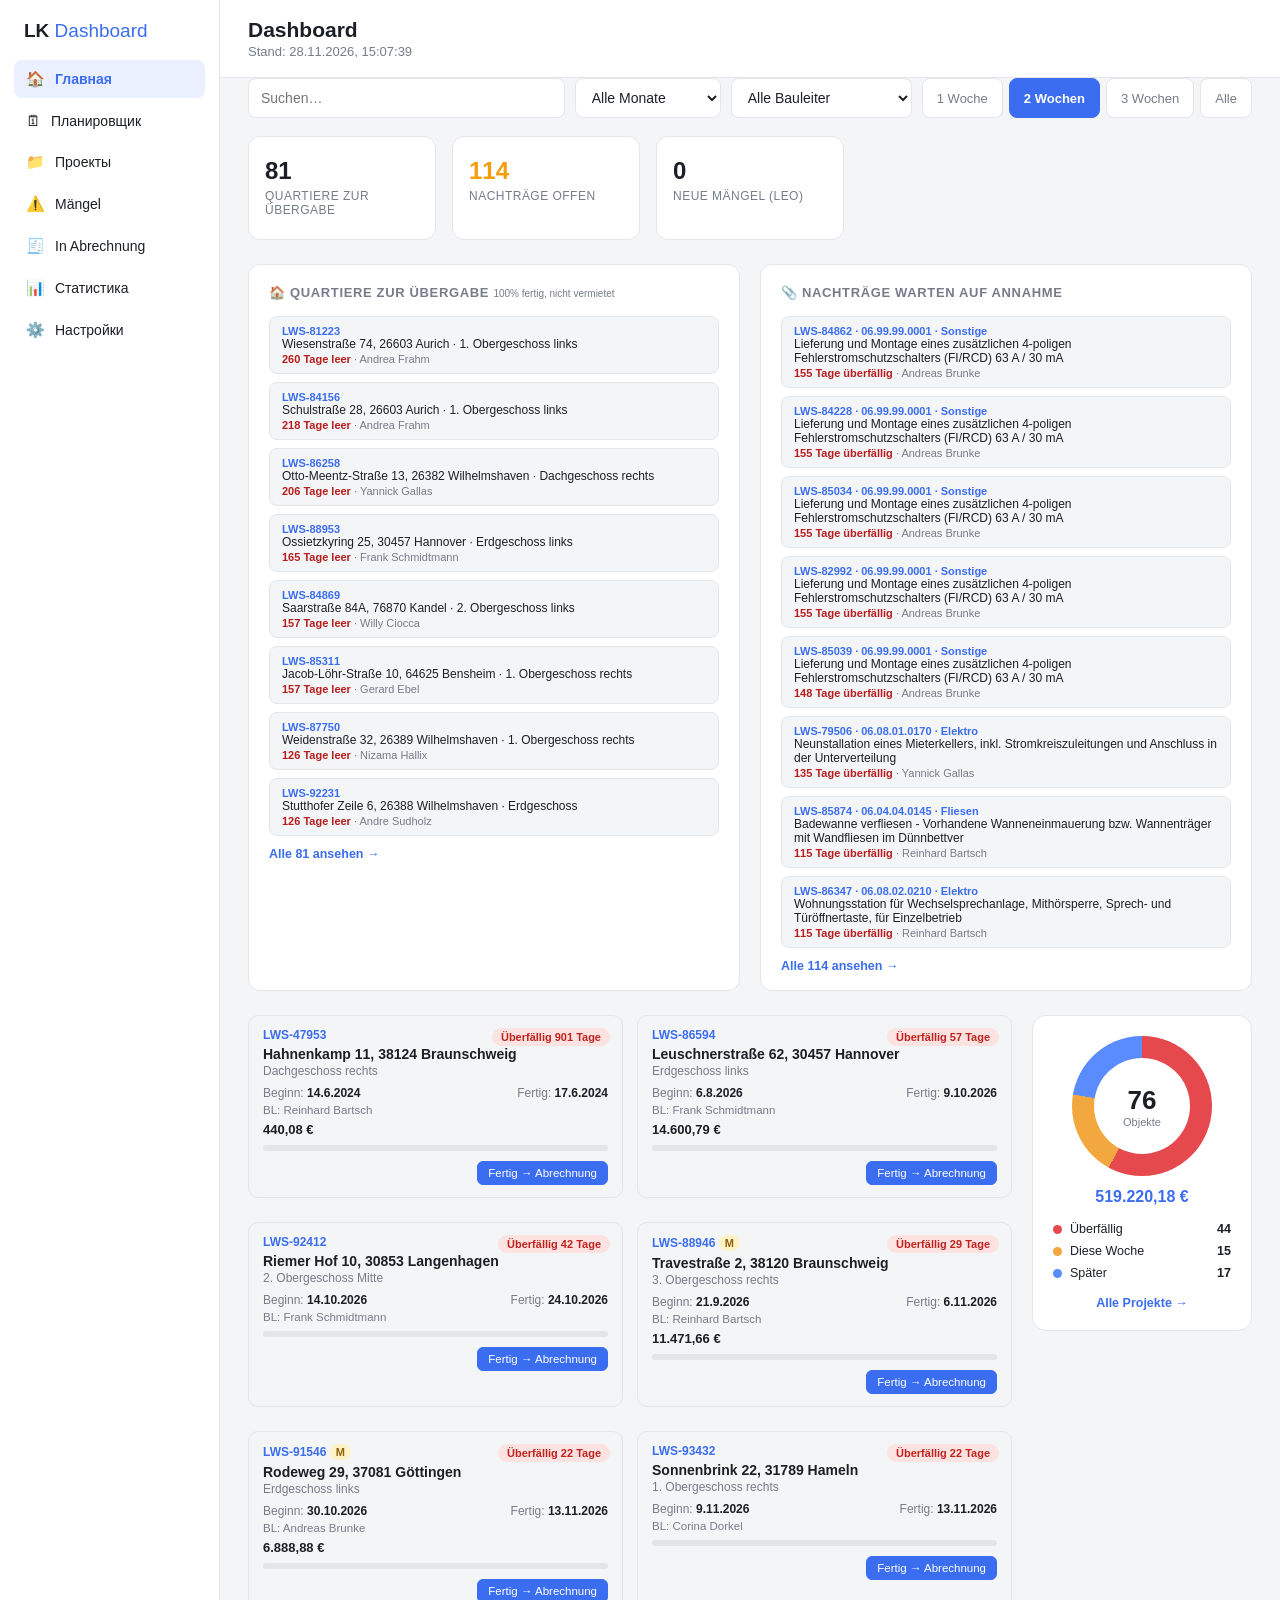
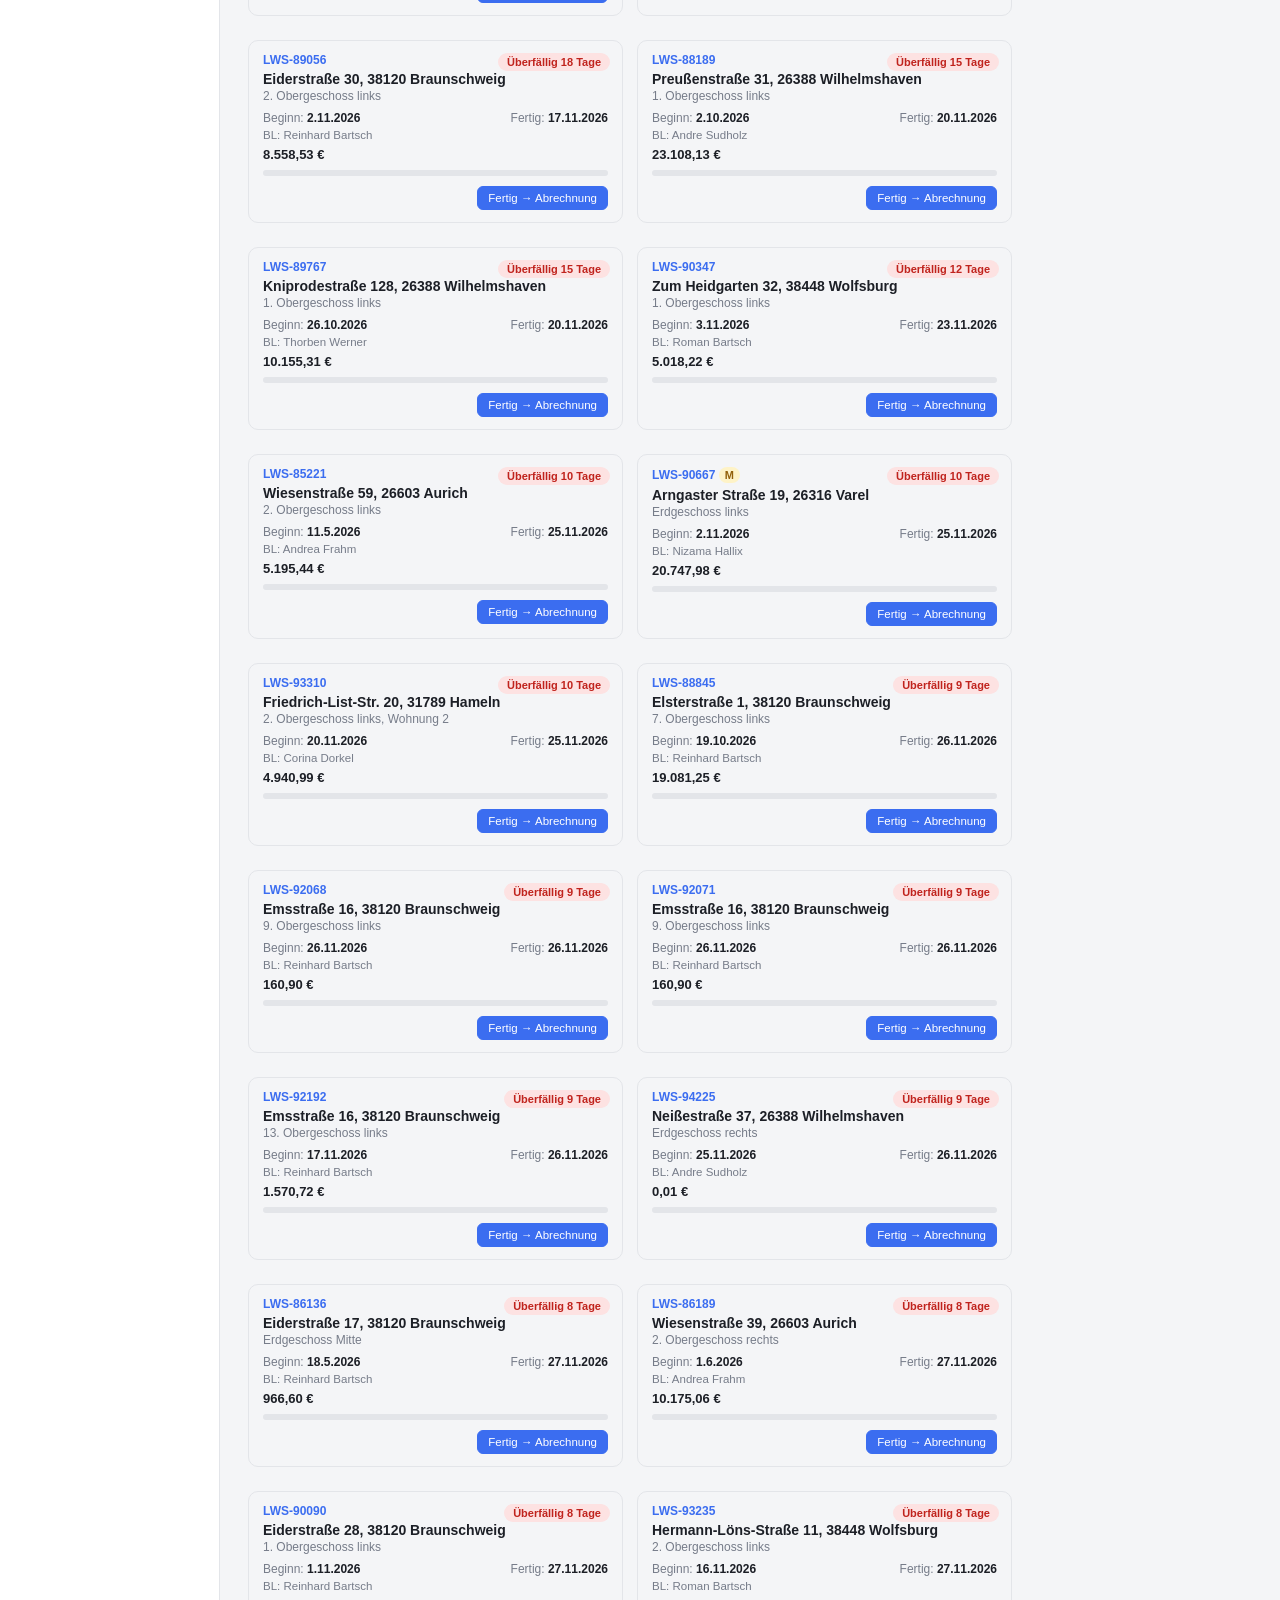
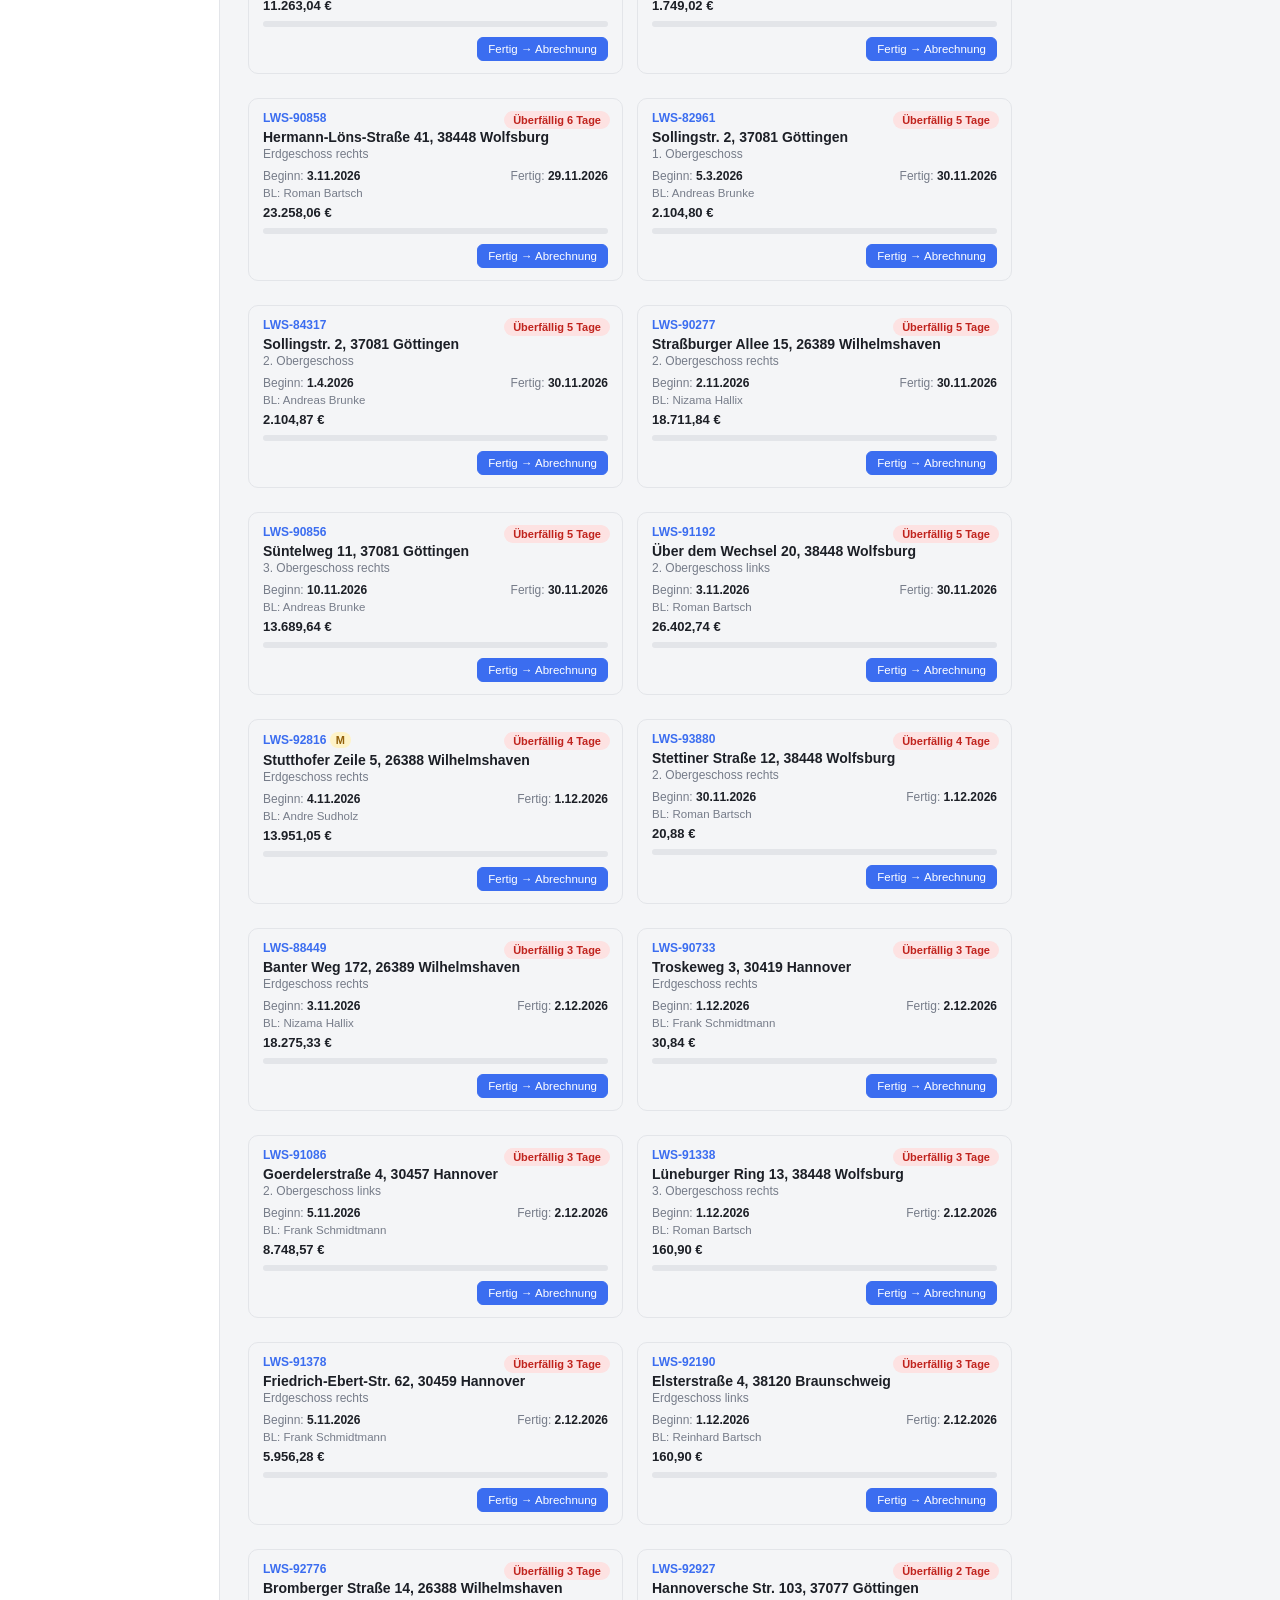
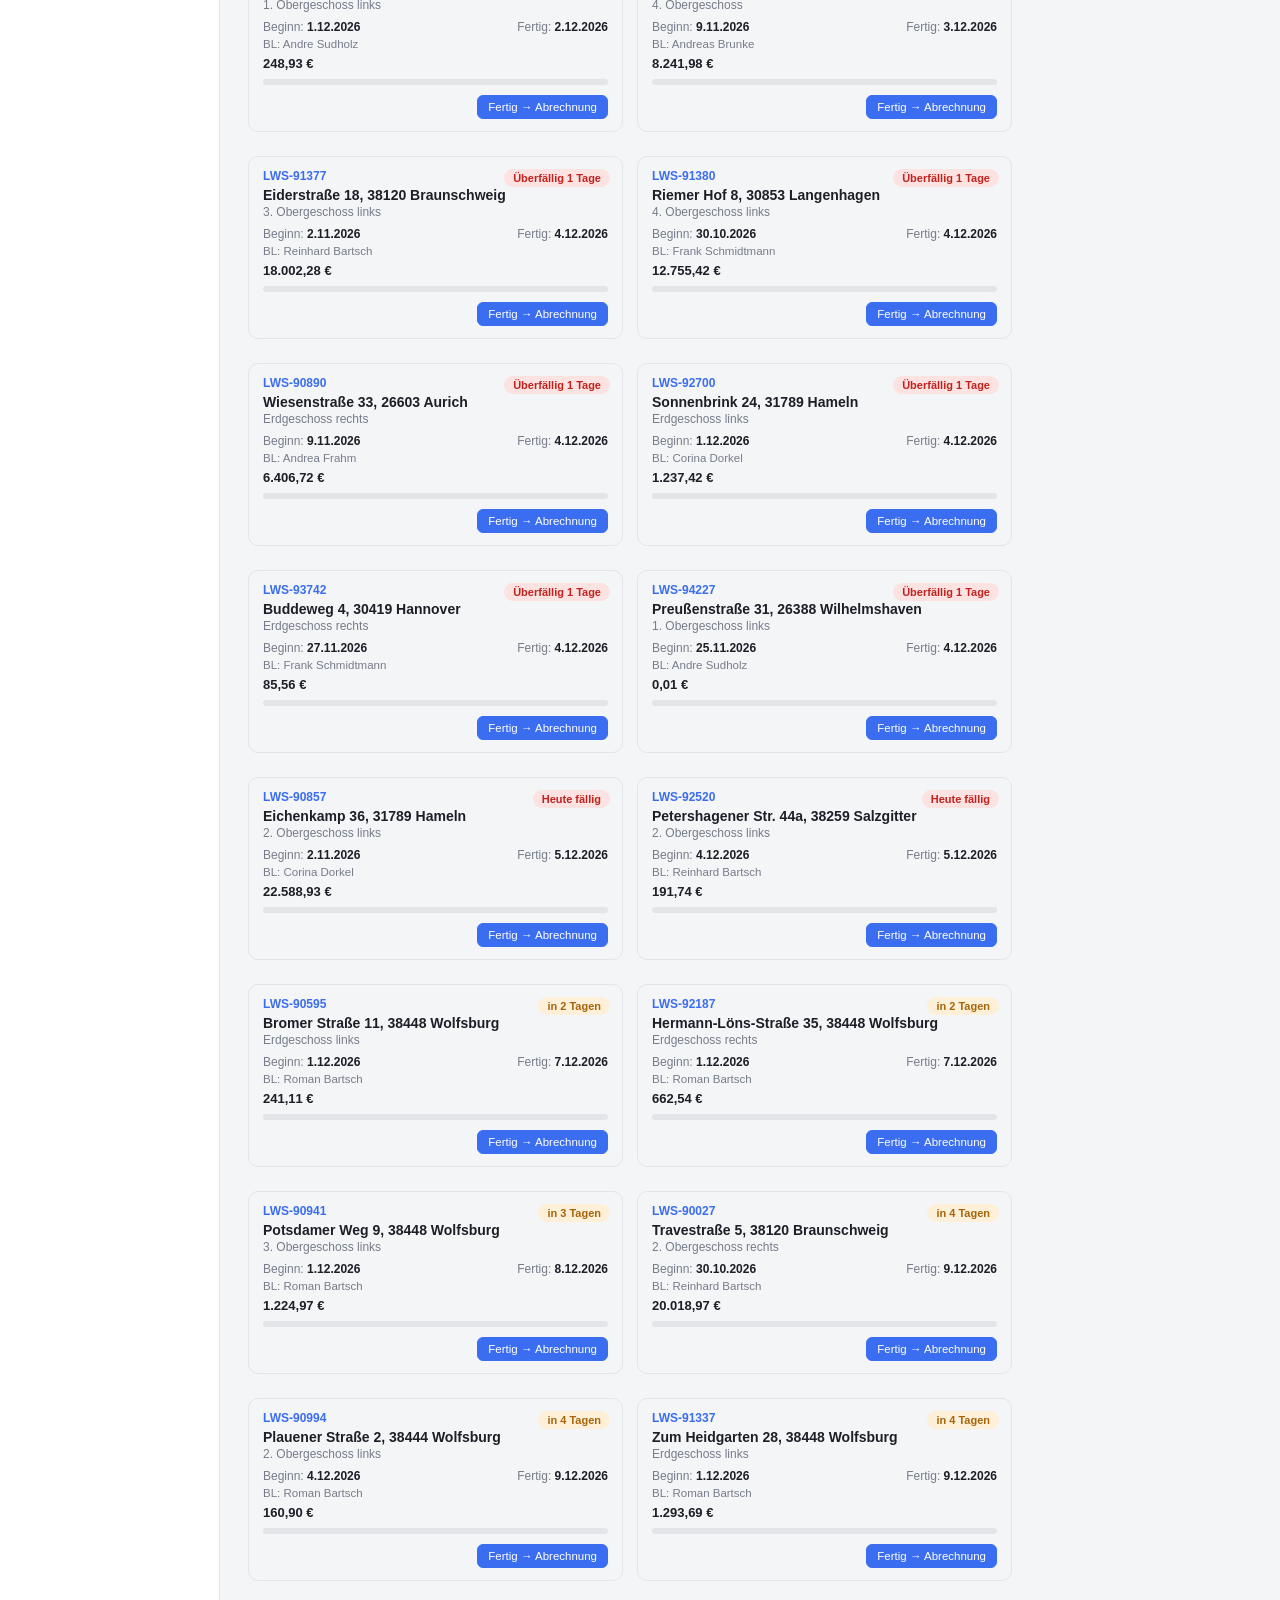
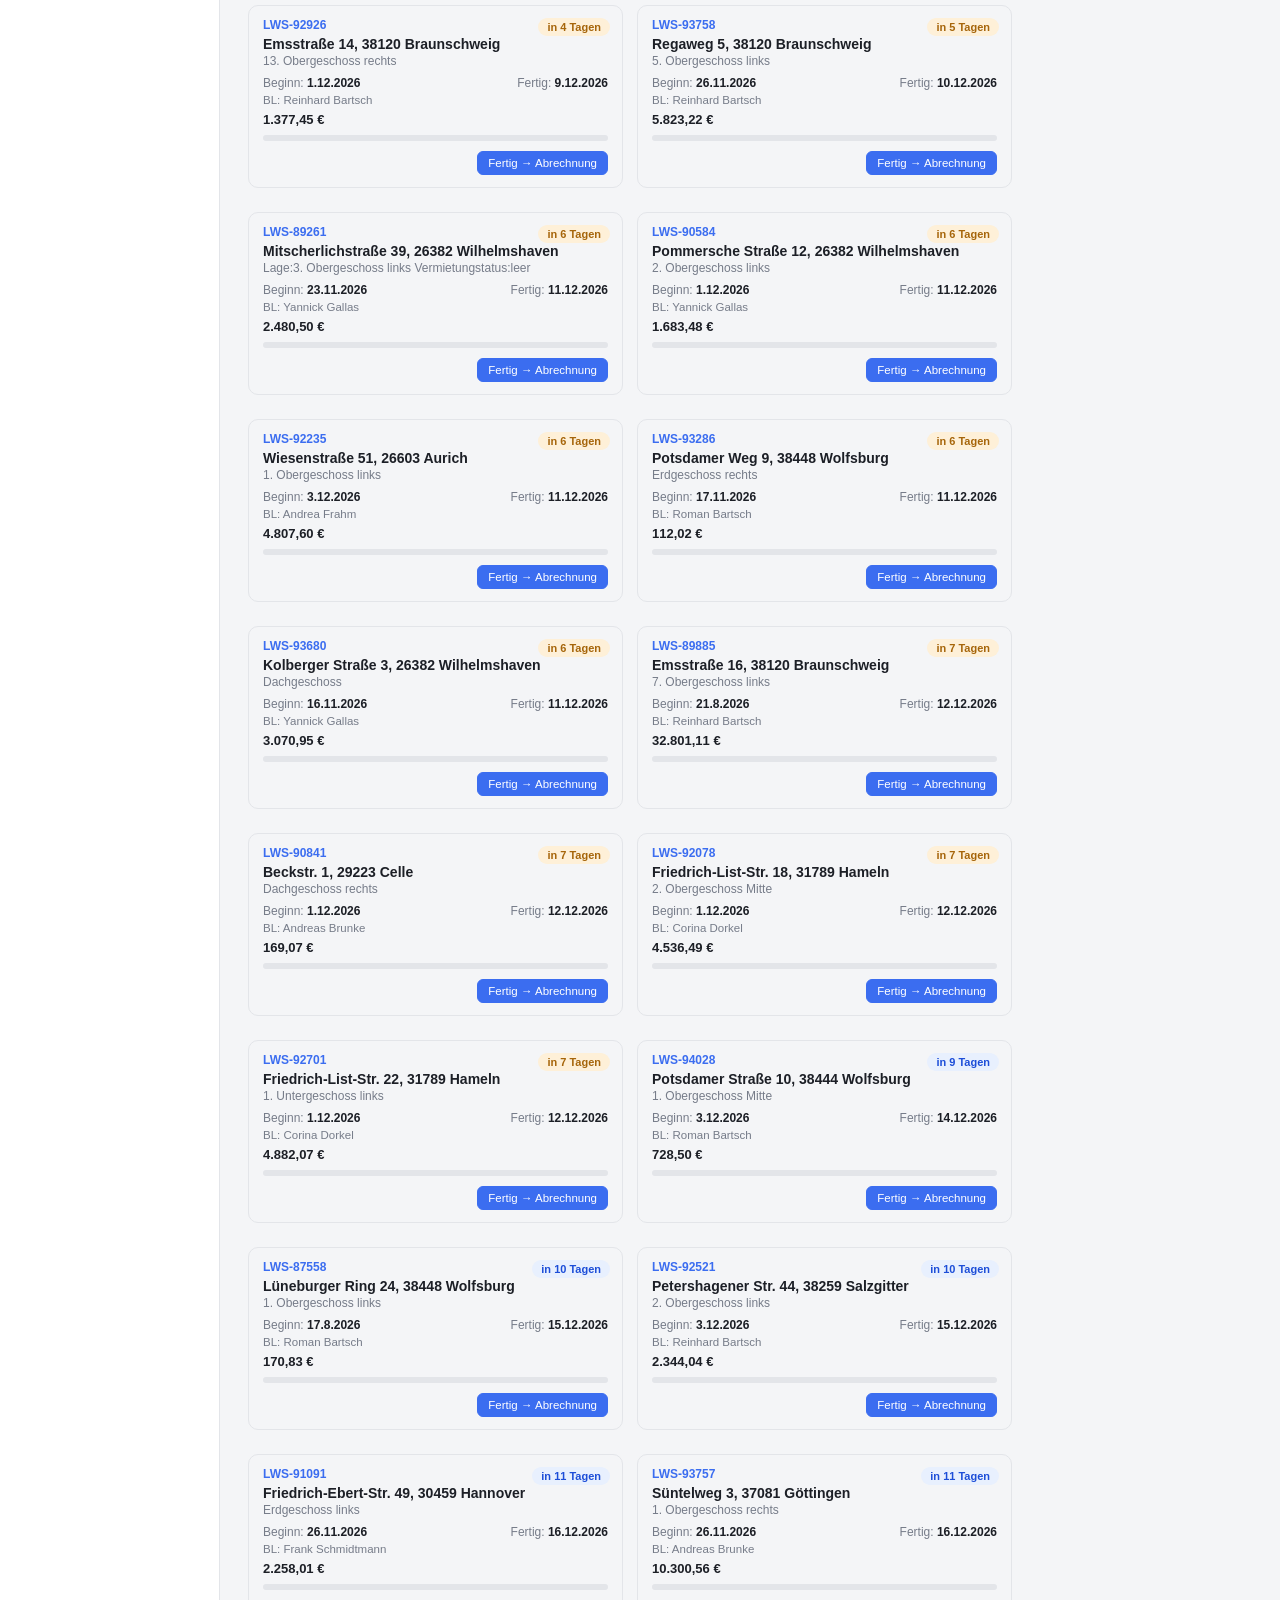
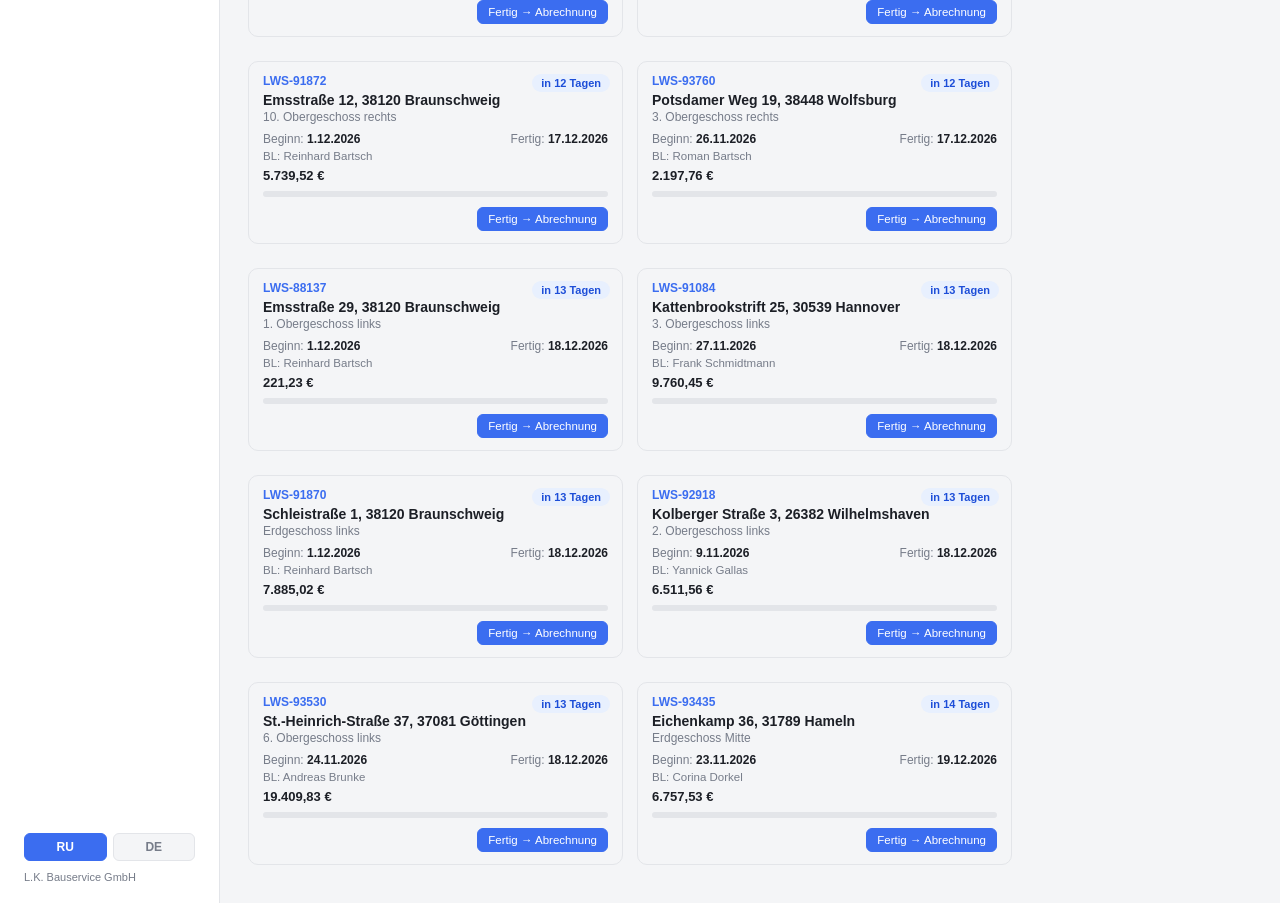
<file: index.html>
<!DOCTYPE html>
<html lang="ru">
<head>
<meta charset="UTF-8">
<meta name="viewport" content="width=device-width, initial-scale=1.0">
<title>Главная — LK Dashboard</title>
<link rel="stylesheet" href="board.css?v=19">
</head>
<body>
  <div class="app-layout">
    <div id="sidebar-mount" data-active="home"></div>
    <div class="content">
      <header class="topbar">
        <div class="brand" id="pageTitle"></div>
        <div class="sub" id="pageSub"></div>
      </header>
      <div class="toolbar">
        <input type="text" id="search">
        <select id="monthFilter"></select>
        <select id="bauleiterFilter"></select>
        <div class="horizon-group" id="horizonFilter"></div>
      </div>

      <div class="stat-kpi-row home-section" id="planerKPI"></div>

      <div class="stat-grid-2 home-section">
        <div class="stat-card">
          <div class="stat-card-title">🏠 Quartiere zur Übergabe <span class="chart-hint">100% fertig, nicht vermietet</span></div>
          <div id="planerHandover"></div>
        </div>
        <div class="stat-card">
          <div class="stat-card-title">📎 Nachträge warten auf Annahme</div>
          <div id="planerNachtrag"></div>
        </div>
      </div>

      <div class="home-layout">
        <section id="urgentZadel" class="list home-list"></section>
        <aside class="ring-panel" id="ringPanel"></aside>
      </div>
    </div>
  </div>

  <script src="i18n.js?v=4"></script>
  <script src="sidebar.js?v=2"></script>
  <script src="home.js?v=6"></script>
</body>
</html>
</file>
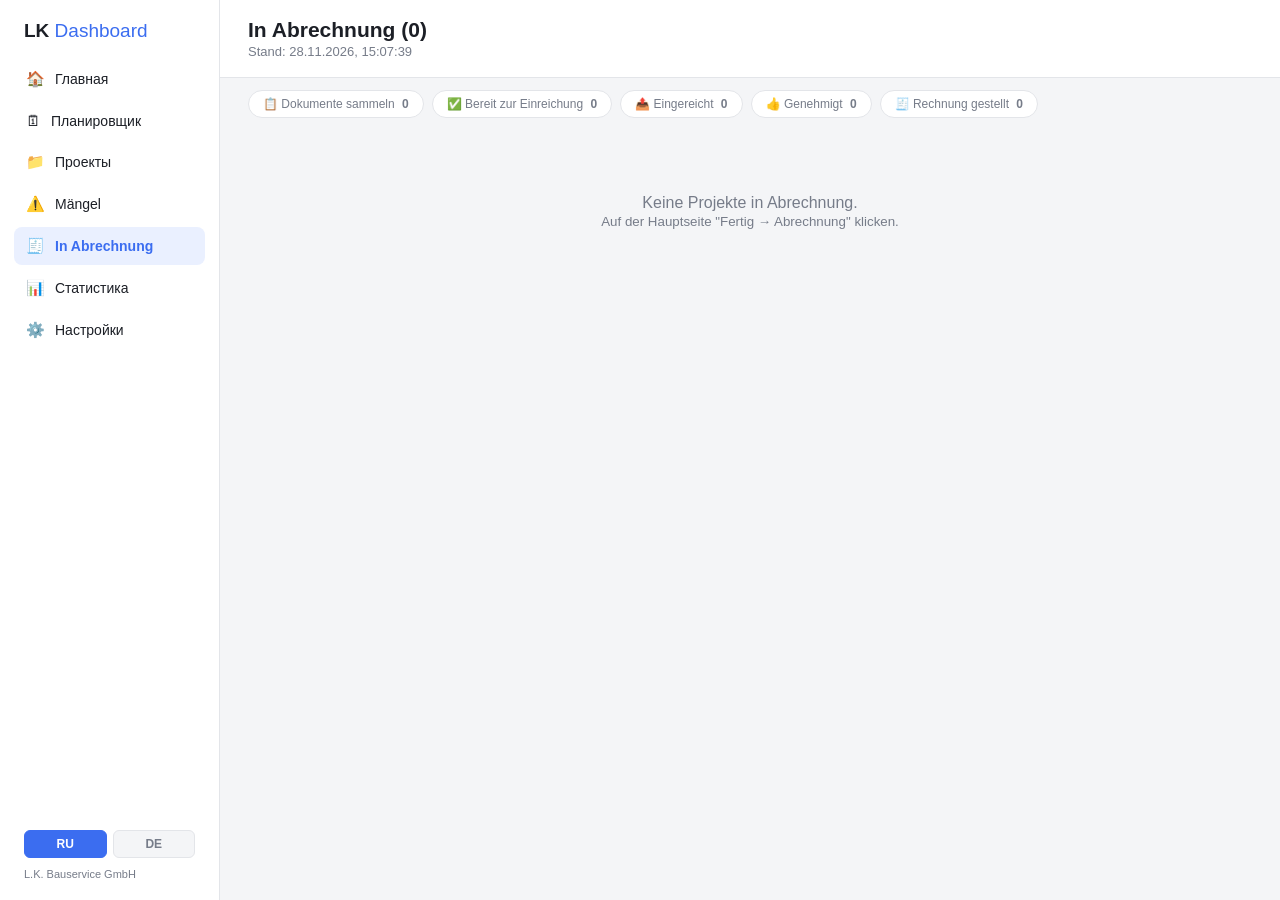
<file: inabrechnung.html>
<!DOCTYPE html>
<html lang="de">
<head>
<meta charset="UTF-8">
<meta name="viewport" content="width=device-width, initial-scale=1.0">
<title>In Abrechnung — LK Dashboard</title>
<link rel="stylesheet" href="board.css?v=19">
</head>
<body>
  <div class="app-layout">
    <div id="sidebar-mount" data-active="invoiced"></div>
    <div class="content">
      <header class="topbar">
        <div class="brand" id="pageTitle">In Abrechnung</div>
        <div class="sub" id="pageSub"></div>
      </header>

      <!-- Фильтр-воронка по статусам -->
      <div class="abr-funnel-bar" id="abrFunnel"></div>

      <main style="padding: 0 28px 40px;">
        <div id="abrBody"></div>
      </main>
    </div>
  </div>

  <script src="i18n.js?v=4"></script>
  <script src="sidebar.js?v=2"></script>
  <script src="inabrechnung.js?v=3"></script>
</body>
</html>
</file>
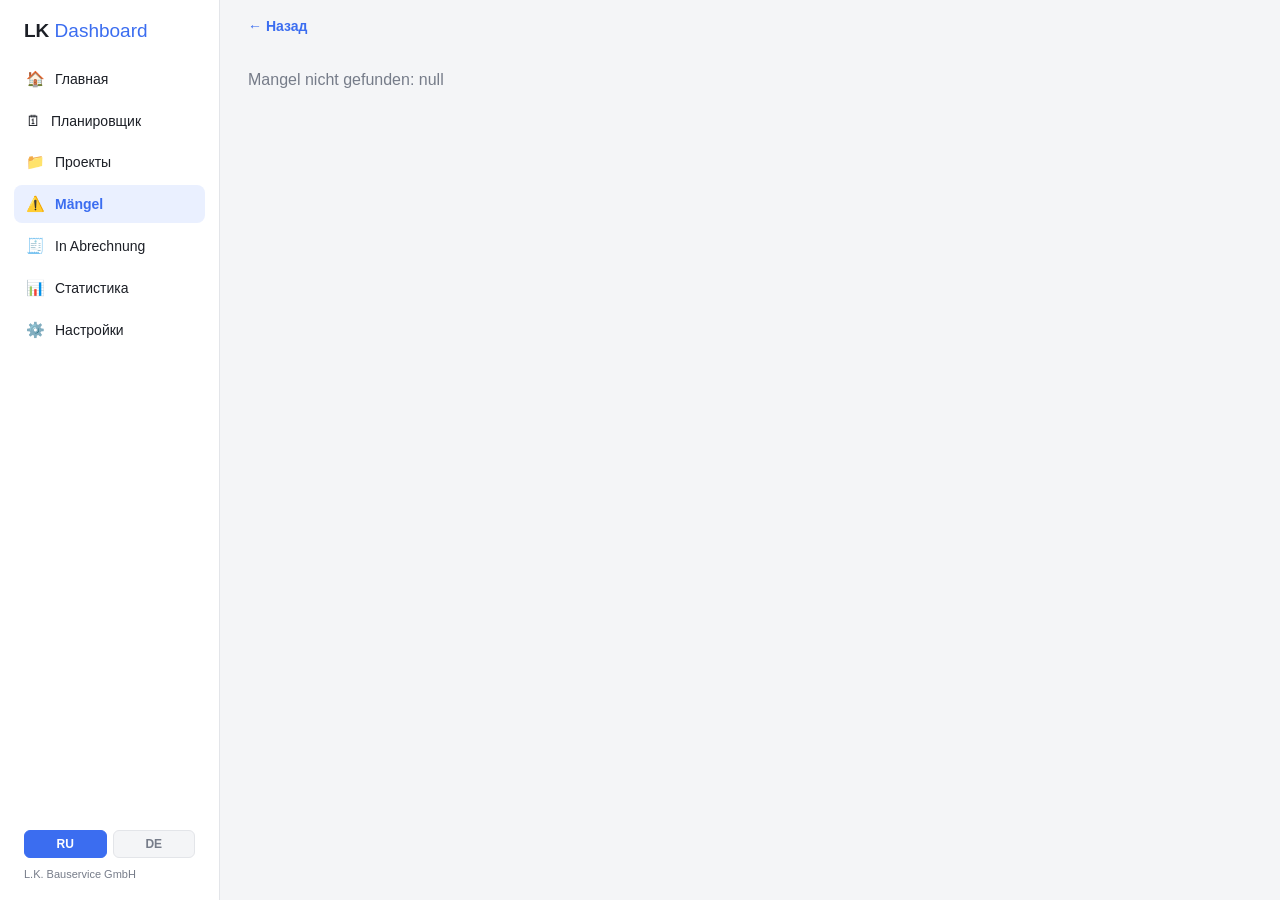
<file: mangel-detail.html>
<!DOCTYPE html>
<html lang="ru">
<head>
<meta charset="UTF-8">
<meta name="viewport" content="width=device-width, initial-scale=1.0">
<title>Mangel Detail — LK Dashboard</title>
<link rel="stylesheet" href="board.css?v=19">
<style>
.back-link { display:inline-flex; align-items:center; gap:6px; color:var(--accent); text-decoration:none; font-size:14px; font-weight:600; padding:18px 28px 0; }
.back-link:hover { text-decoration:underline; }
.detail-header { padding:16px 28px 20px; }
.detail-id { font-size:13px; font-weight:700; color:var(--accent); margin-bottom:4px; }
.detail-address { font-size:20px; font-weight:700; margin-bottom:2px; }
.detail-lage { font-size:13px; color:var(--muted); margin-bottom:12px; }
.detail-meta { display:flex; gap:24px; flex-wrap:wrap; font-size:13px; color:var(--muted); }
.detail-meta b { color:var(--text); }
.positions-title { padding:0 28px 12px; font-size:13px; font-weight:700; color:var(--muted); text-transform:uppercase; letter-spacing:.04em; }
.positions { display:flex; flex-direction:column; gap:12px; padding:0 28px 28px; }
.pos-card {
  background:var(--panel);
  border:1px solid var(--border);
  border-radius:10px;
  padding:14px 16px;
}
.pos-top { display:flex; align-items:center; gap:12px; margin-bottom:10px; }
.pos-num { width:28px; height:28px; border-radius:6px; background:var(--bg); border:1px solid var(--border); display:flex; align-items:center; justify-content:center; font-size:12px; font-weight:700; color:var(--muted); flex-shrink:0; }
.pos-code { font-size:12px; font-weight:700; background:var(--bg); border:1px solid var(--border); padding:3px 8px; border-radius:6px; }
.pos-gewerk { font-size:12px; color:var(--muted); }
.pos-status { margin-left:auto; font-size:11px; font-weight:700; padding:3px 10px; border-radius:20px; }
.pos-status.angenommen { background:#eef2ff; color:#4338ca; }
.pos-status.behoben { background:#dcfce7; color:#15803d; }
.pos-status.offen { background:#fde2e2; color:#c0231d; }
.pos-status.other { background:#f1f2f4; color:#6b7280; }
.pos-leistung { font-size:13px; font-weight:600; margin-bottom:4px; }
.pos-bereich { font-size:12px; color:var(--muted); margin-bottom:8px; }
.pos-mangel-label { font-size:11px; font-weight:700; color:var(--muted); text-transform:uppercase; letter-spacing:.04em; margin-bottom:3px; }
.pos-mangel-text { font-size:13px; color:var(--text); }
.pos-menge { font-size:12px; color:var(--muted); margin-top:8px; }
.no-positions { padding:40px 28px; color:var(--muted); text-align:center; }
</style>
</head>
<body>
  <div class="app-layout">
    <div id="sidebar-mount" data-active="mangel"></div>
    <div class="content">
      <a class="back-link" href="mangel.html">← Назад</a>
      <div class="detail-header" id="detailHeader"></div>
      <div class="positions-title" id="posTitle"></div>
      <div class="positions" id="positionsList"></div>
    </div>
  </div>
  <script src="i18n.js?v=4"></script>
  <script src="sidebar.js?v=2"></script>
  <script>
    function statusClass(s) {
      if (!s) return "other";
      const l = s.toLowerCase();
      if (l.includes("angenommen")) return "angenommen";
      if (l.includes("behoben")) return "behoben";
      if (l.includes("offen")) return "offen";
      return "other";
    }

    function parseDate(str) {
      if (!str) return null;
      const [d, m, y] = str.split(".");
      if (!d || !m || !y) return null;
      return new Date(+y, +m - 1, +d);
    }
    function fmtDate(str) {
      const dt = parseDate(str);
      return dt ? dt.toLocaleDateString("ru-RU") : "—";
    }

    async function init() {
      const id = new URLSearchParams(location.search).get("id");
      const res = await fetch("data.json");
      const data = await res.json();
      const m = (data.maengel || []).find(x => x.id === id);

      if (!m) {
        document.getElementById("detailHeader").innerHTML = `<div style="color:var(--muted);padding:20px 0;">Mangel nicht gefunden: ${id}</div>`;
        return;
      }

      document.title = `${m.id} — LK Dashboard`;
      document.getElementById("detailHeader").innerHTML = `
        <div class="detail-id">${m.id}</div>
        <div class="detail-address">${m.address || "—"}</div>
        ${m.lage ? `<div class="detail-lage">${m.lage}</div>` : ""}
        <div class="detail-meta">
          <span>Начало: <b>${fmtDate(m.ausfuehrungsbeginn)}</b></span>
          <span>Срок: <b>${fmtDate(m.fertigstellung)}</b></span>
          <span>Статус: <b>${m.status || "—"}</b></span>
          <span>Позиций: <b>${m.anzahl ?? "—"}</b></span>
          <span>Bauleiter: <b>${m.bauleiter || "—"}</b></span>
          <span>Innendienst: <b>${m.innendienst || "—"}</b></span>
        </div>
      `;

      const positions = m.positionen || [];
      const container = document.getElementById("positionsList");
      document.getElementById("posTitle").textContent = `Позиции (${positions.length})`;

      if (!positions.length) {
        container.innerHTML = `<div class="no-positions">Позиции ещё не загружены — скрапер обновит данные при следующем запуске (08:00 / 16:00)</div>`;
        return;
      }

      container.innerHTML = positions.map((p, i) => `
        <div class="pos-card">
          <div class="pos-top">
            <div class="pos-num">${String(i+1).padStart(2,"0")}</div>
            <div>
              <div class="pos-code">${p.code || "—"}</div>
              <div class="pos-gewerk">${p.gewerk || ""}</div>
            </div>
            <div class="pos-status ${statusClass(p.status)}">${p.status || "—"}</div>
          </div>
          ${p.leistung ? `<div class="pos-leistung">${p.leistung}</div>` : ""}
          ${p.bereich ? `<div class="pos-bereich">${p.bereich}</div>` : ""}
          ${p.mangel_beschreibung ? `
            <div class="pos-mangel-label">Mangelbeschreibung</div>
            <div class="pos-mangel-text">${p.mangel_beschreibung}</div>
          ` : ""}
          ${p.menge ? `<div class="pos-menge">${p.menge}</div>` : ""}
        </div>
      `).join("");
    }

    document.addEventListener("DOMContentLoaded", init);
  </script>
</body>
</html>
</file>
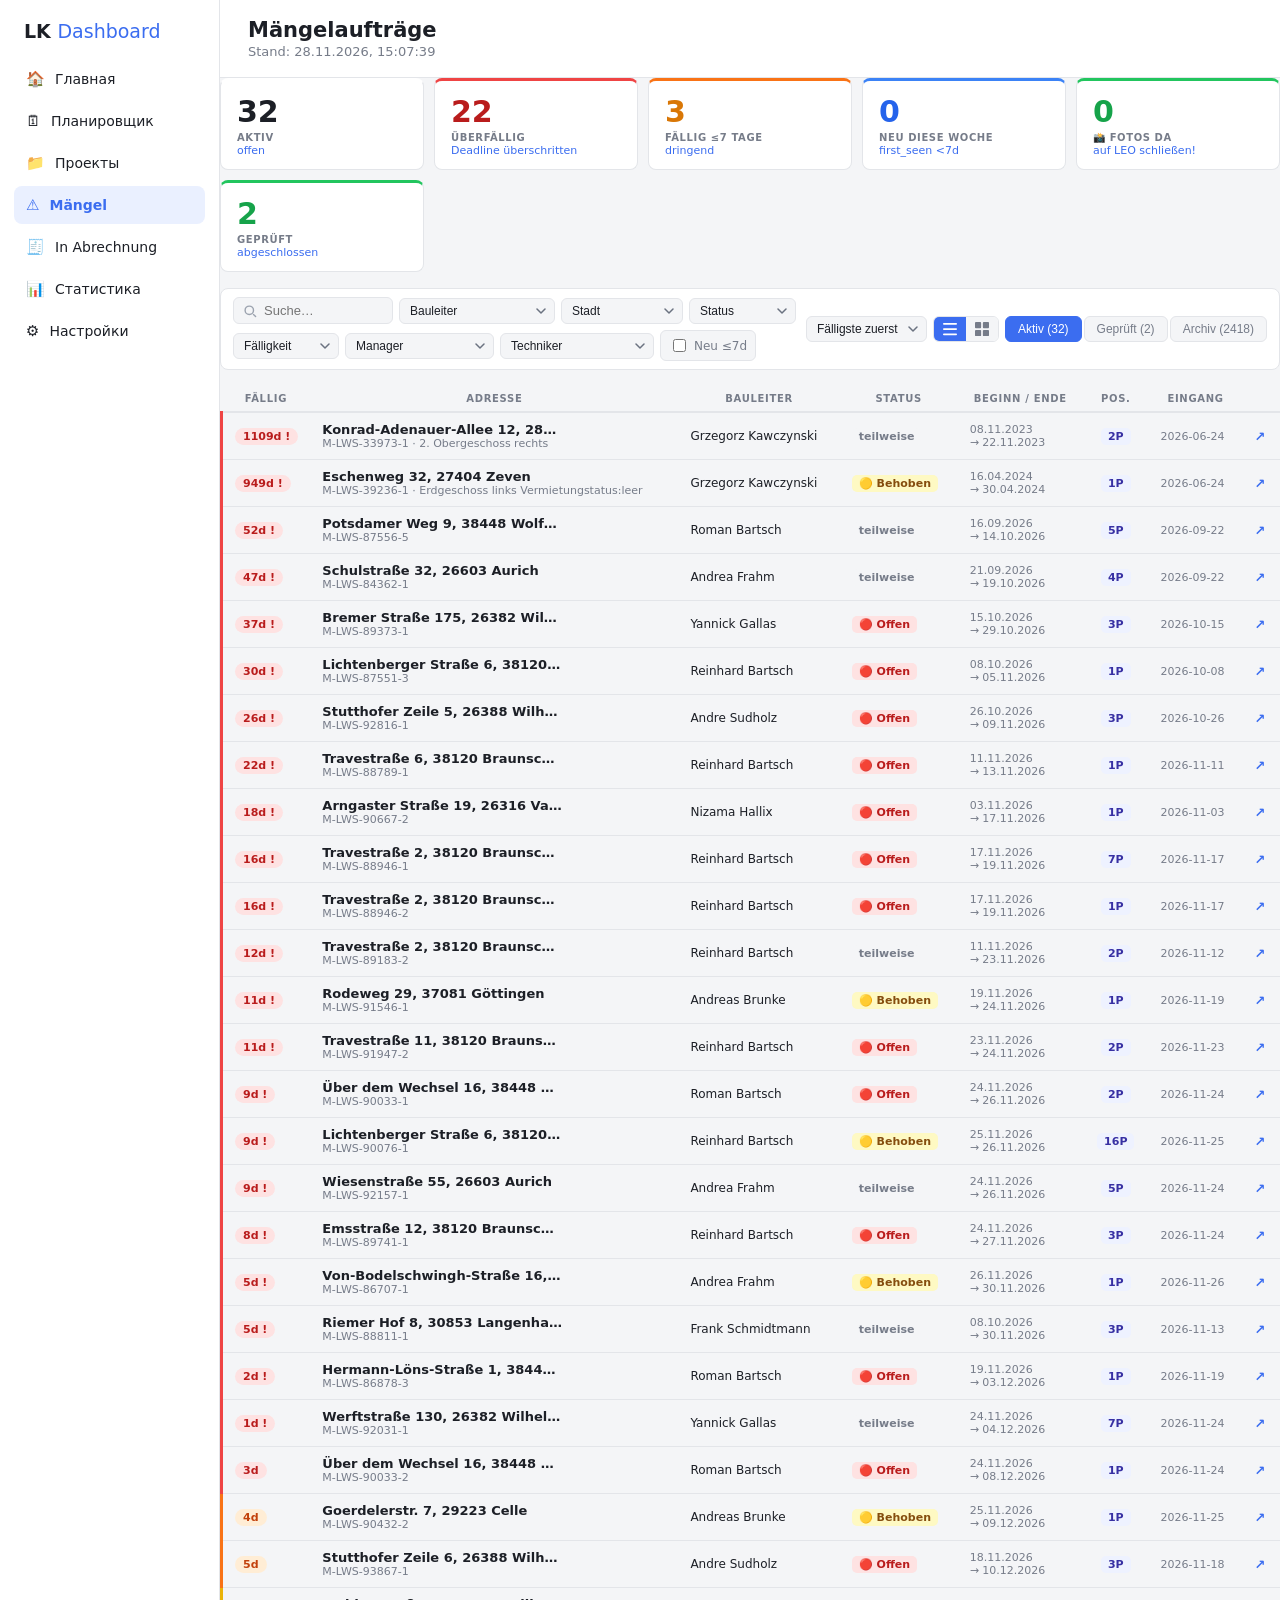
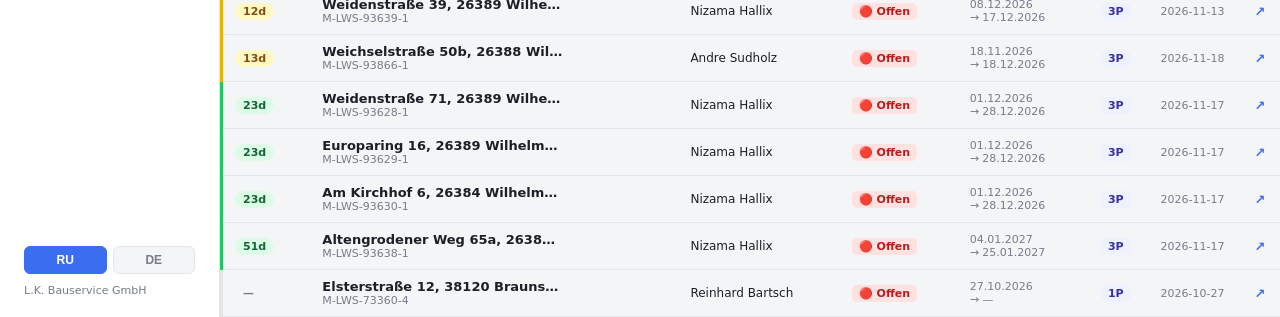
<file: mangel.html>
<!DOCTYPE html>
<html lang="de">
<head>
<meta charset="UTF-8">
<meta name="viewport" content="width=device-width, initial-scale=1.0">
<title>Mängel — LK Dashboard</title>
<link rel="stylesheet" href="board.css?v=19">
</head>
<body>
  <div class="app-layout">
    <div id="sidebar-mount" data-active="mangel"></div>
    <div class="content">
      <header class="topbar">
        <div class="brand" id="pageTitle">Mängelaufträge</div>
        <div class="sub" id="pageSub"></div>
      </header>

      <div id="mangelKPI" class="mk-kpi-row"></div>

      <div class="mk-filterbar">
        <div class="mk-filter-left">
          <div class="mk-search-wrap">
            <svg width="14" height="14" viewBox="0 0 20 20" fill="none" style="position:absolute;left:10px;top:50%;transform:translateY(-50%);color:#9ca3af"><circle cx="9" cy="9" r="6" stroke="currentColor" stroke-width="2"/><path d="m15 15 3 3" stroke="currentColor" stroke-width="2" stroke-linecap="round"/></svg>
            <input type="text" id="mfSearch" placeholder="Suche…" class="mk-search">
          </div>
          <select id="mfBauleiter" class="mk-select"><option value="">Bauleiter</option></select>
          <select id="mfStadt" class="mk-select"><option value="">Stadt</option></select>
          <select id="mfStatus" class="mk-select">
            <option value="">Status</option>
            <option value="offen">🔴 Offen</option>
            <option value="behoben">🟡 Behoben</option>
            <option value="geprueft">✅ Geprüft</option>
            <option value="in_arbeit">🔵 In Arbeit</option>
            <option value="fertig">✓ Fertig</option>
          </select>
          <select id="mfFaellig" class="mk-select">
            <option value="">Fälligkeit</option>
            <option value="ueberfaellig">⚠ Überfällig</option>
            <option value="le3">≤ 3 Tage</option>
            <option value="le7">≤ 7 Tage</option>
            <option value="le14">≤ 14 Tage</option>
            <option value="gt14">&gt; 14 Tage</option>
          </select>
          <select id="mfManager" class="mk-select"><option value="">Manager</option></select>
          <select id="mfTechniker" class="mk-select"><option value="">Techniker</option></select>
          <label class="mk-neu-label">
            <input type="checkbox" id="mfNeu"> <span>Neu ≤7d</span>
          </label>
        </div>
        <div class="mk-filter-right">
          <select id="mfSort" class="mk-select">
            <option value="faellig">Fälligste zuerst</option>
            <option value="newest">Neueste zuerst</option>
            <option value="oldest">Älteste zuerst</option>
            <option value="address">A–Z Adresse</option>
            <option value="deadline_desc">Termin ↓</option>
          </select>
          <div class="mk-view-toggle">
            <button id="btnViewList" class="mk-view-btn active" onclick="setView('list')" title="Liste">
              <svg width="14" height="14" viewBox="0 0 16 16" fill="currentColor"><rect y="1" width="16" height="2" rx="1"/><rect y="7" width="16" height="2" rx="1"/><rect y="13" width="16" height="2" rx="1"/></svg>
            </button>
            <button id="btnViewCard" class="mk-view-btn" onclick="setView('card')" title="Karten">
              <svg width="14" height="14" viewBox="0 0 16 16" fill="currentColor"><rect width="7" height="7" rx="1"/><rect x="9" width="7" height="7" rx="1"/><rect y="9" width="7" height="7" rx="1"/><rect x="9" y="9" width="7" height="7" rx="1"/></svg>
            </button>
          </div>
          <div class="mk-tabs">
            <button class="mk-tab active" id="tabActive">Aktiv</button>
            <button class="mk-tab" id="tabGeprueft">Geprüft</button>
            <button class="mk-tab" id="tabArchived">Archiv</button>
          </div>
          <button onclick="resetFilters()" class="mk-reset" id="mkResetBtn" style="display:none">× Reset</button>
        </div>
      </div>

      <div id="mkChips" class="mk-chips"></div>
      <div id="pendingMangelBanner"></div>
      <div id="neuHeuteBanner"></div>
      <section id="mangelList"></section>
    </div>
  </div>
  <script src="i18n.js?v=4"></script>
  <script src="sidebar.js?v=2"></script>
  <script src="mangel.js?v=12"></script>
</body>
</html>
</file>
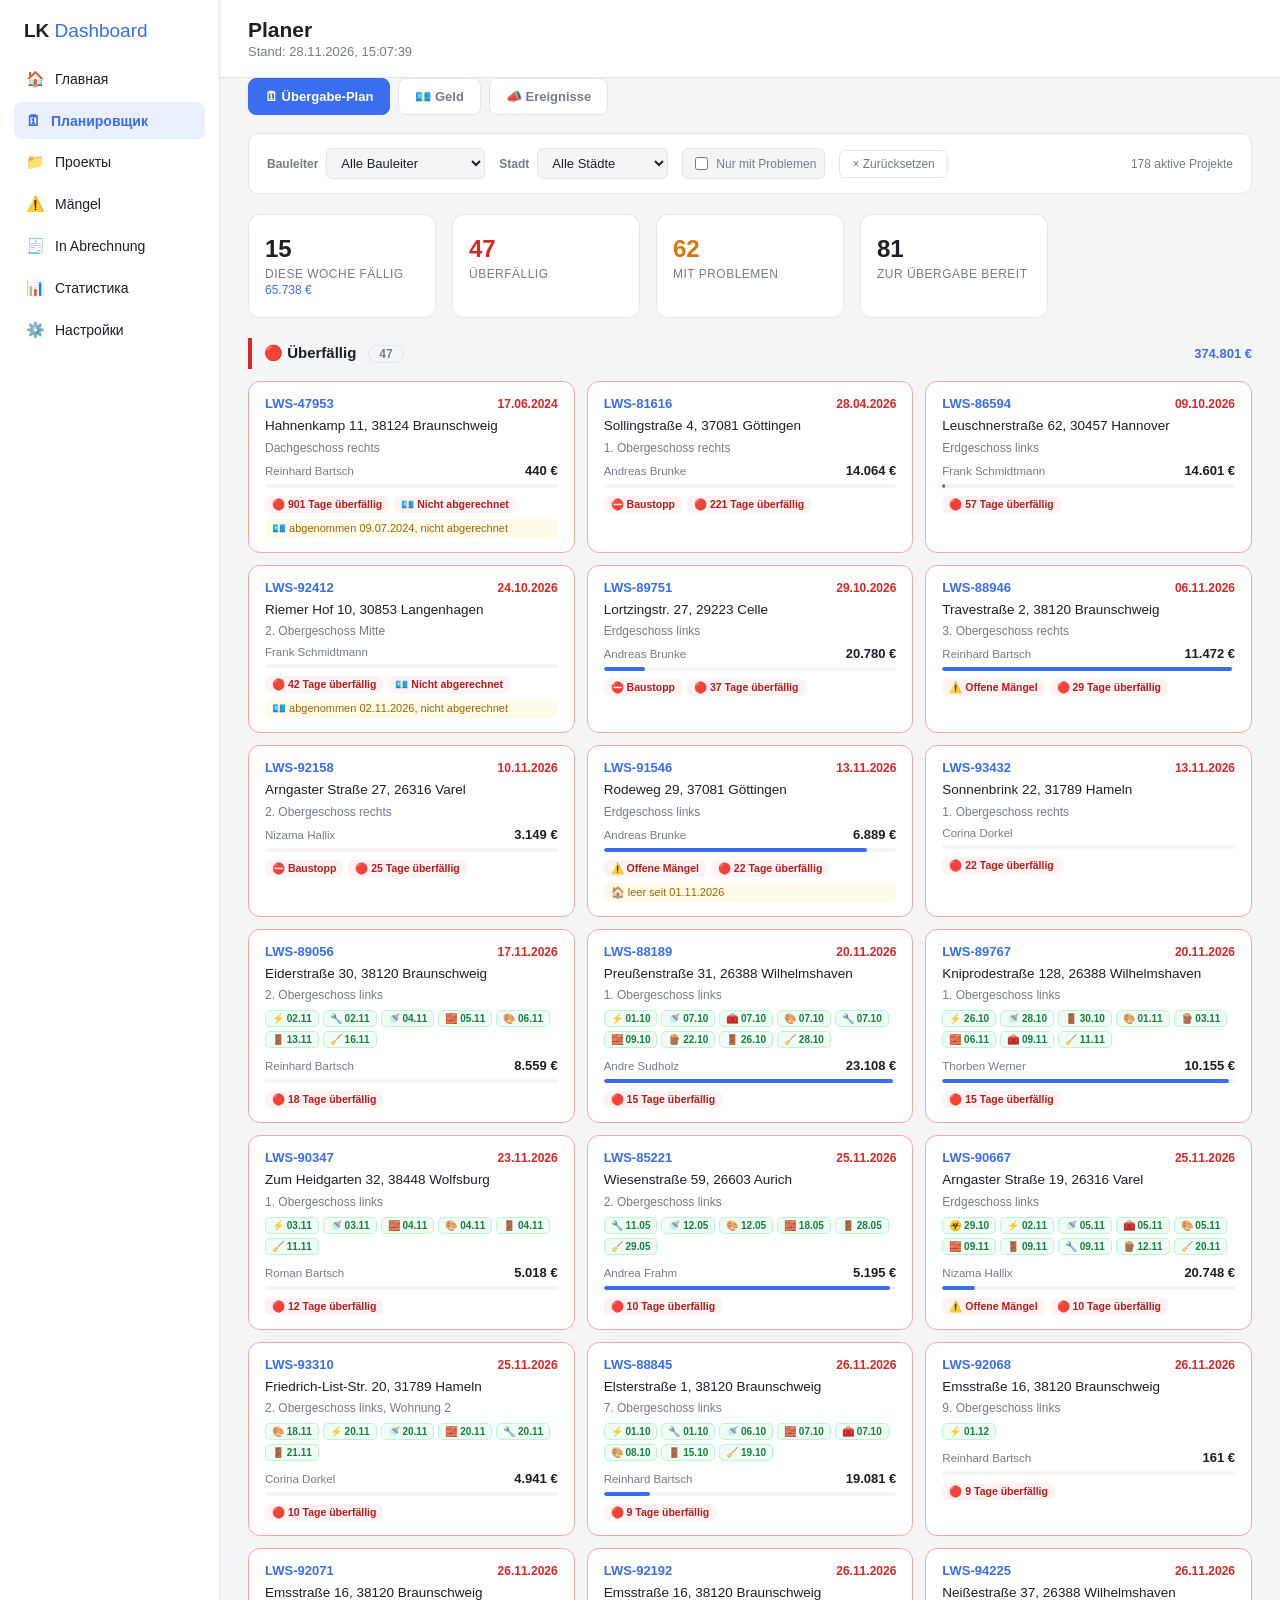
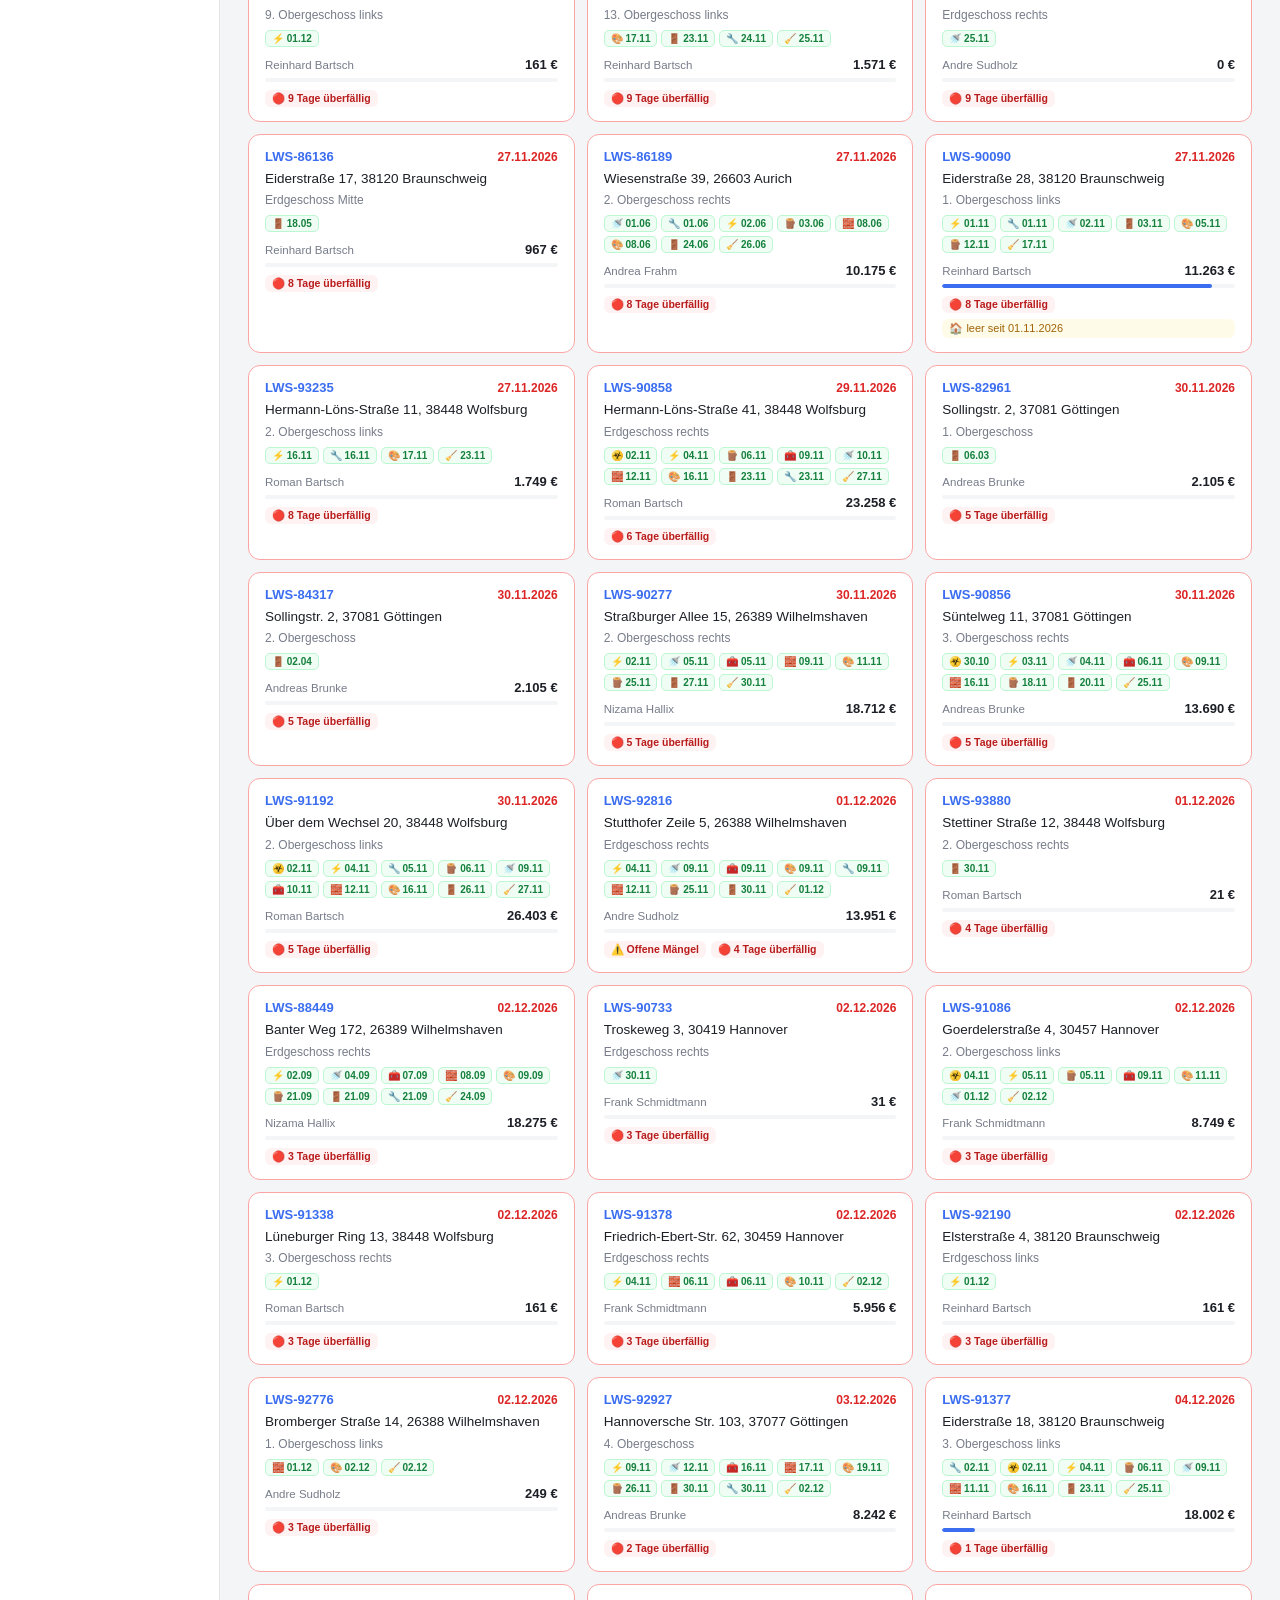
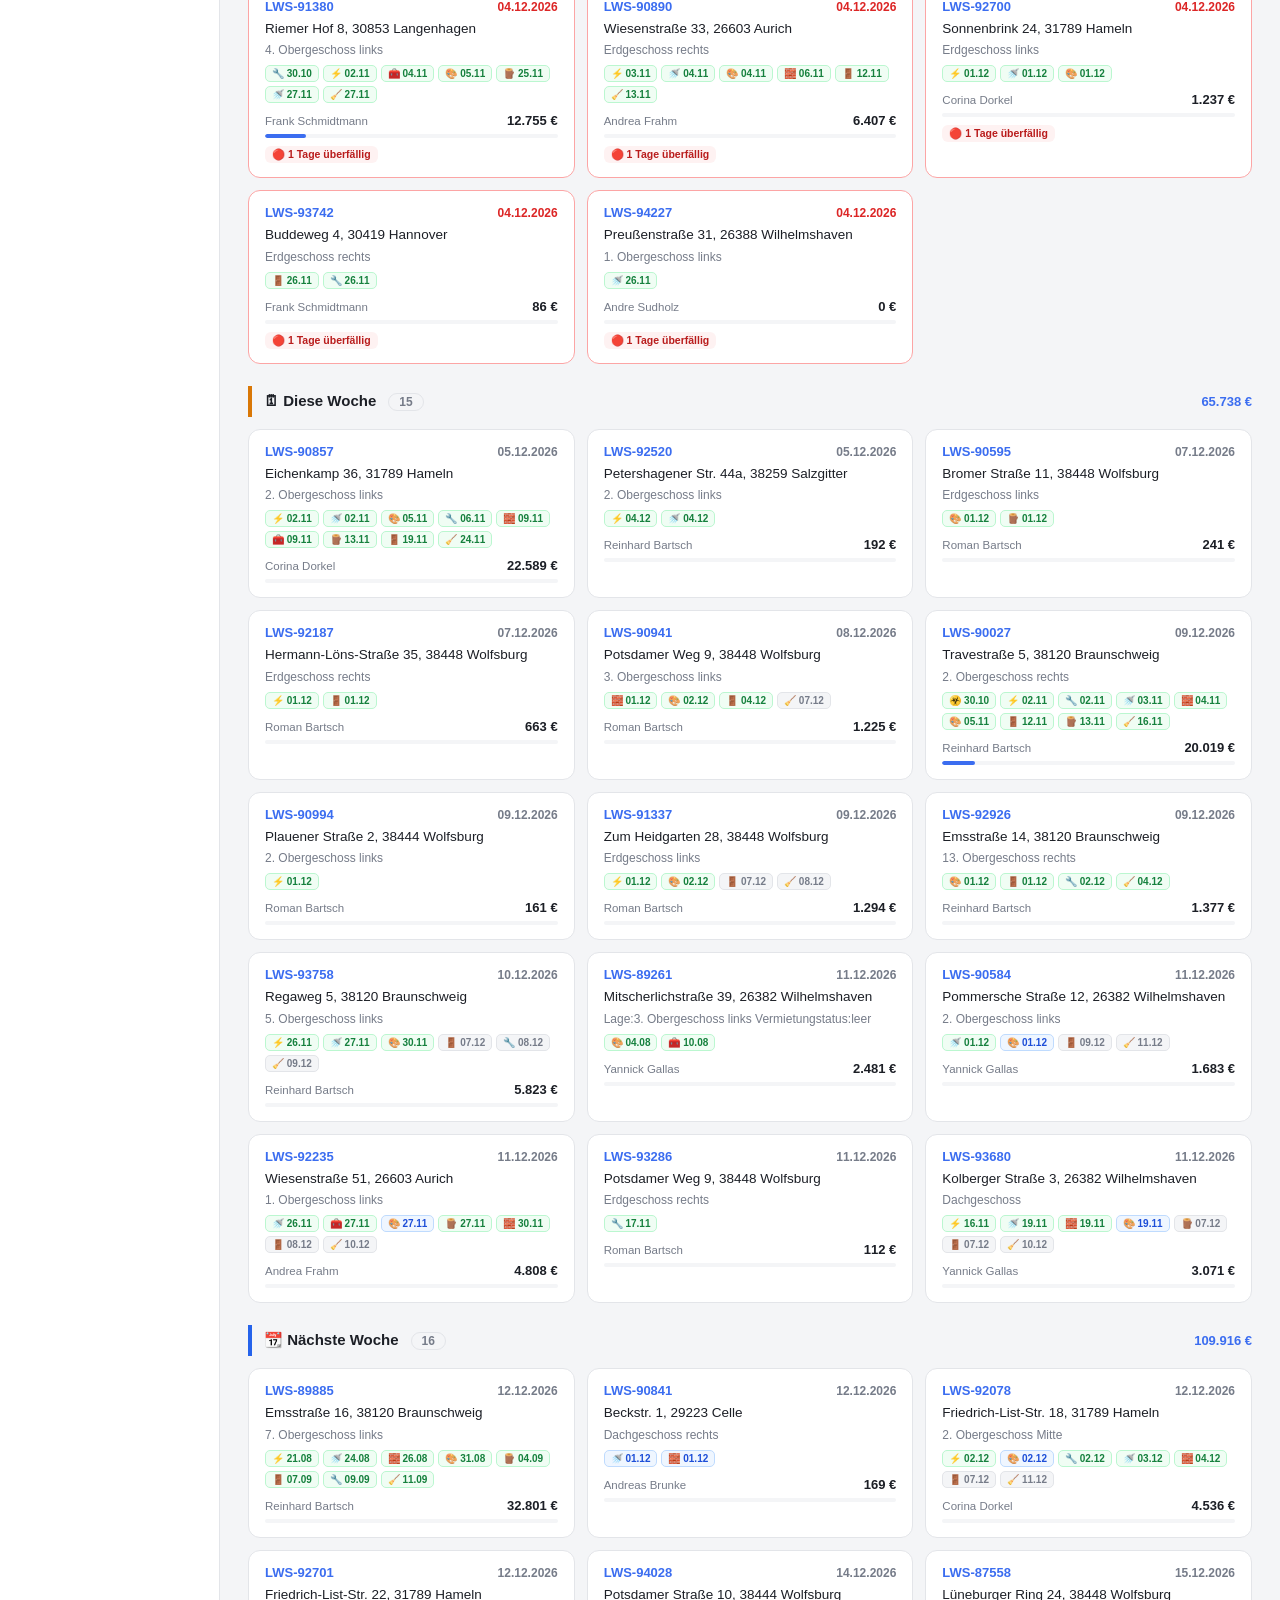
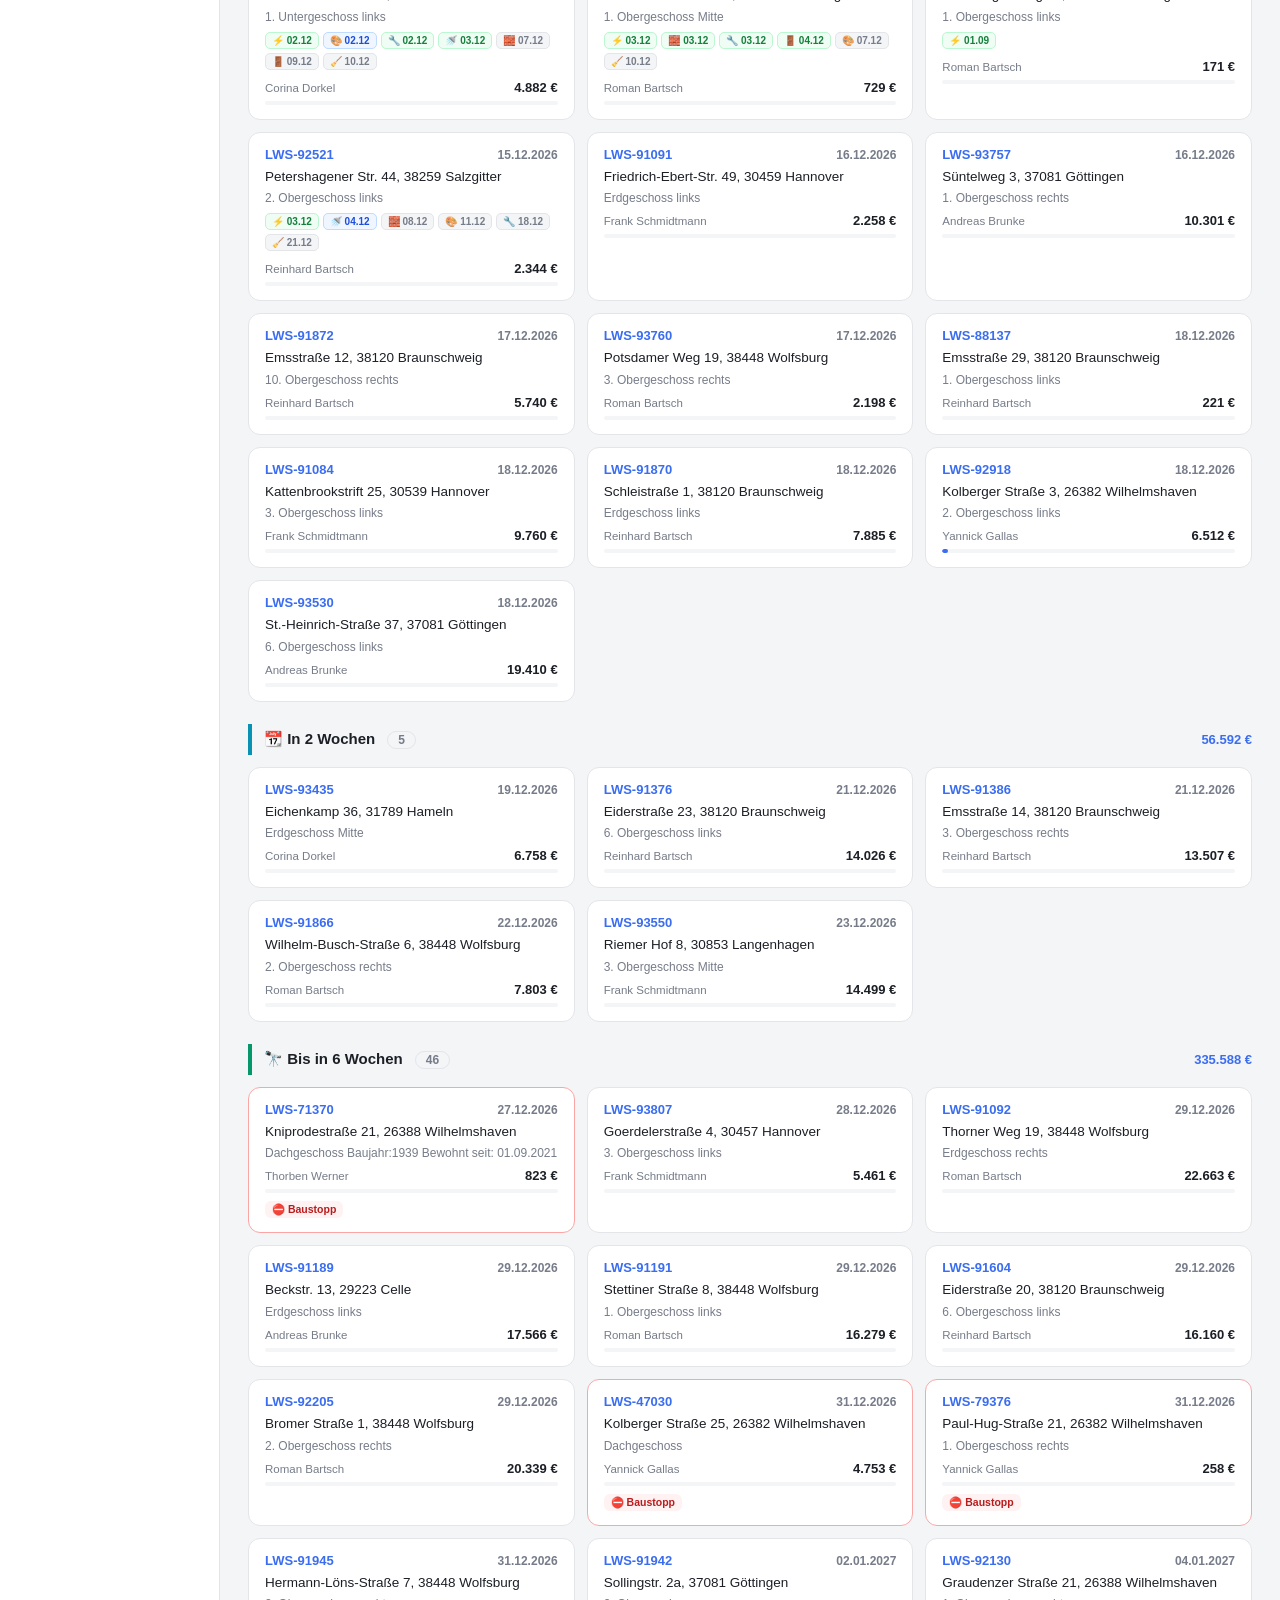
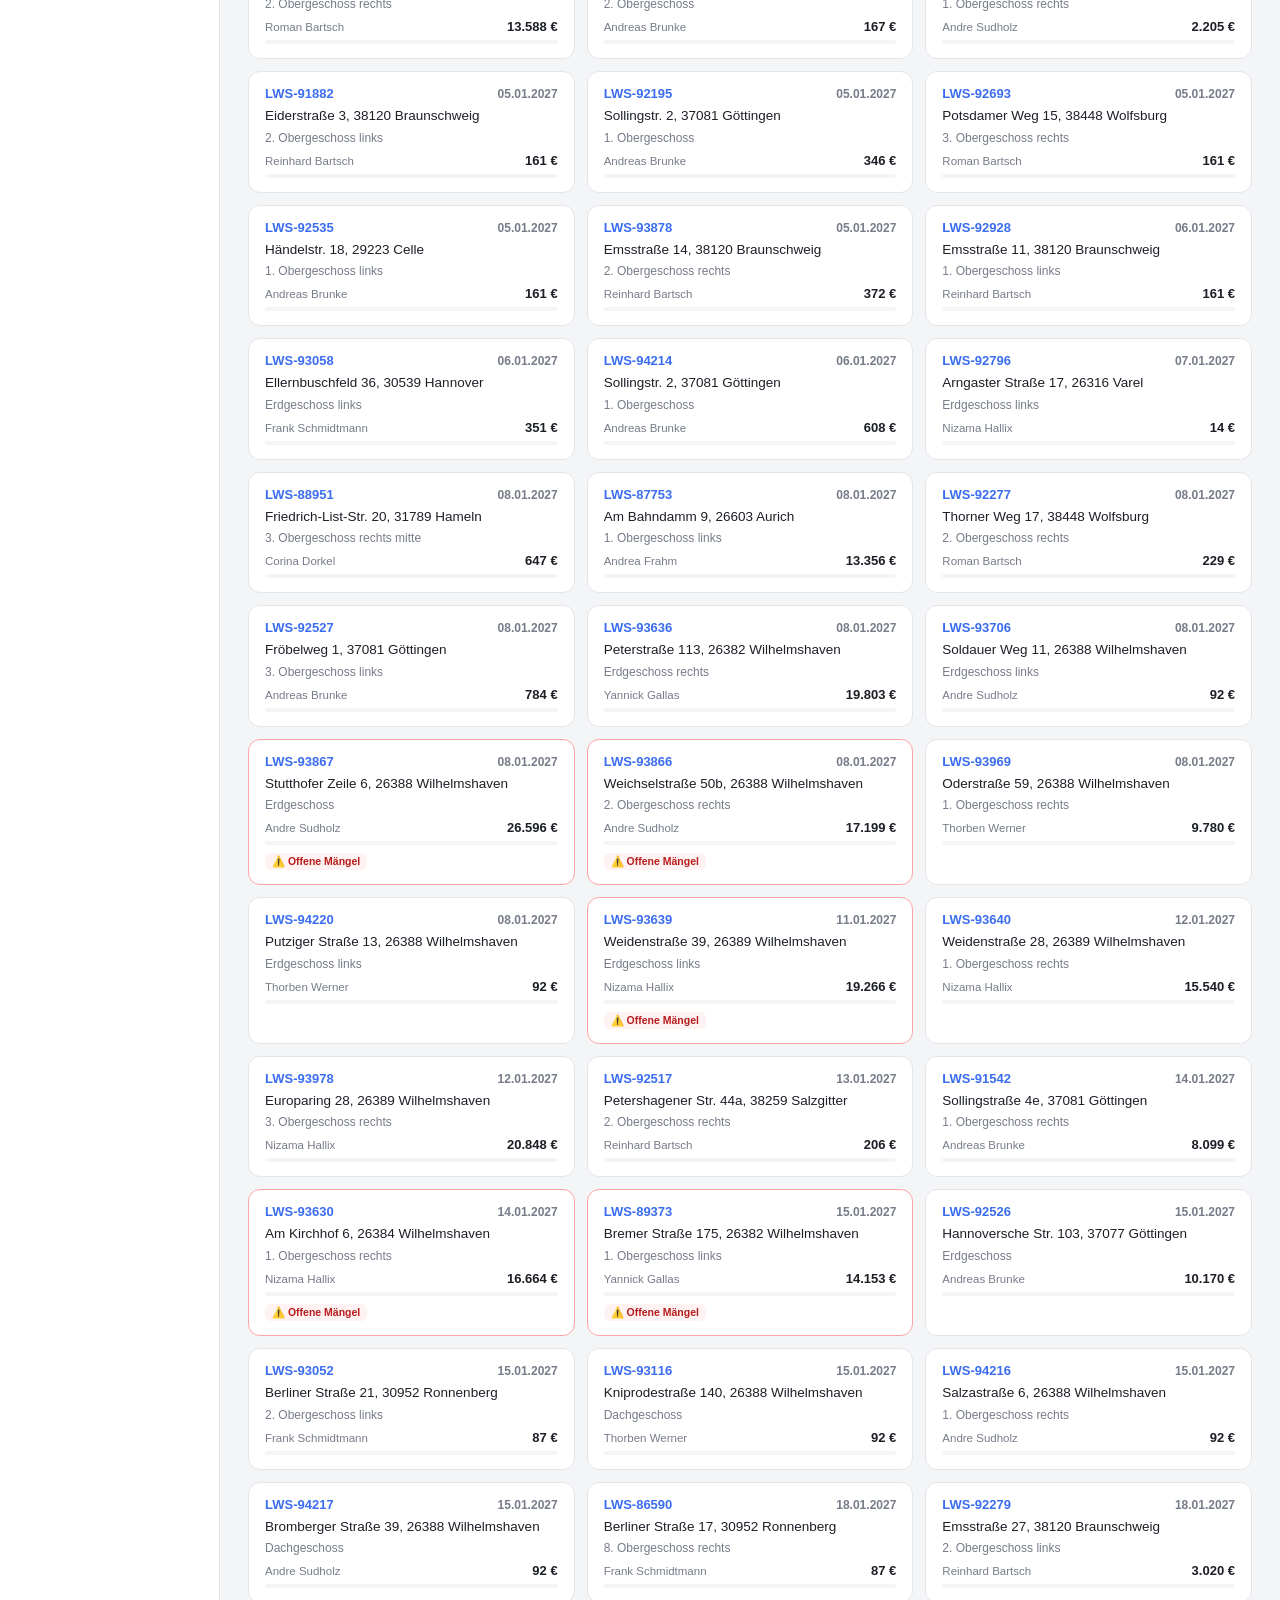
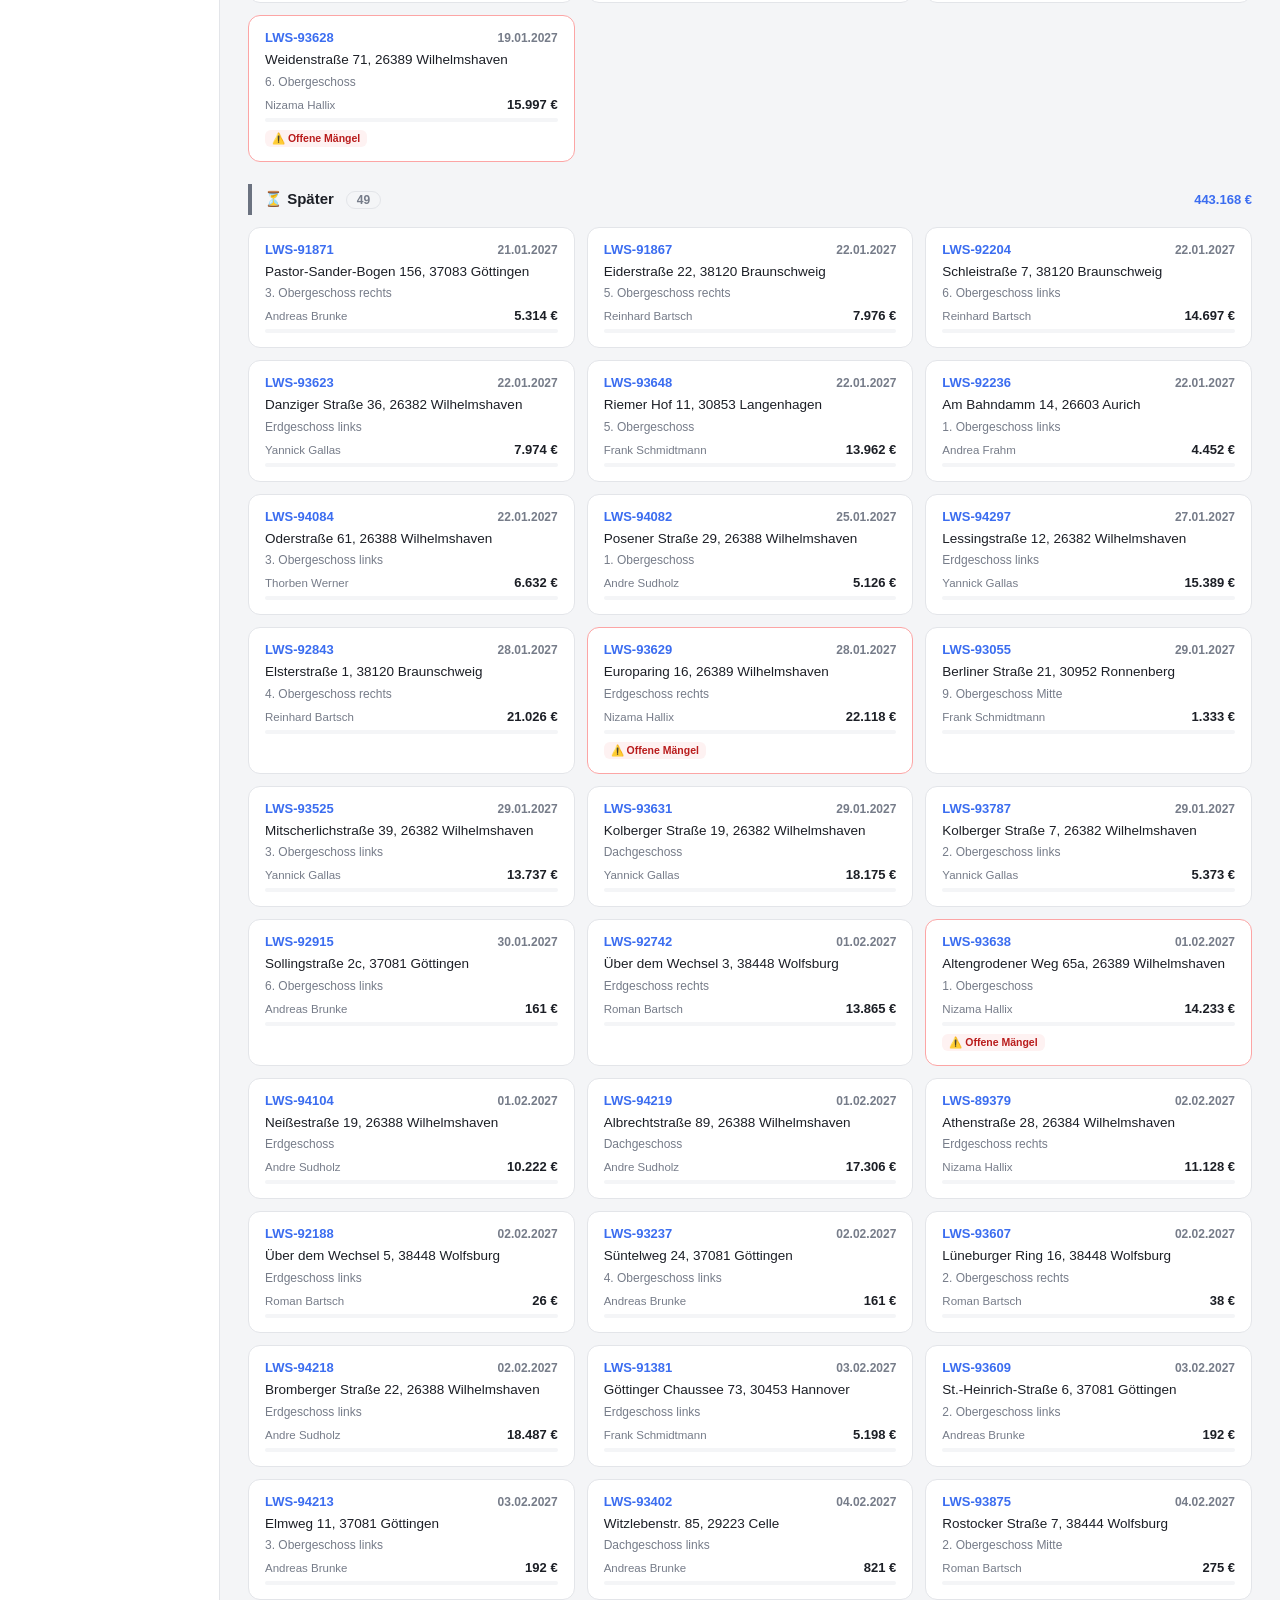
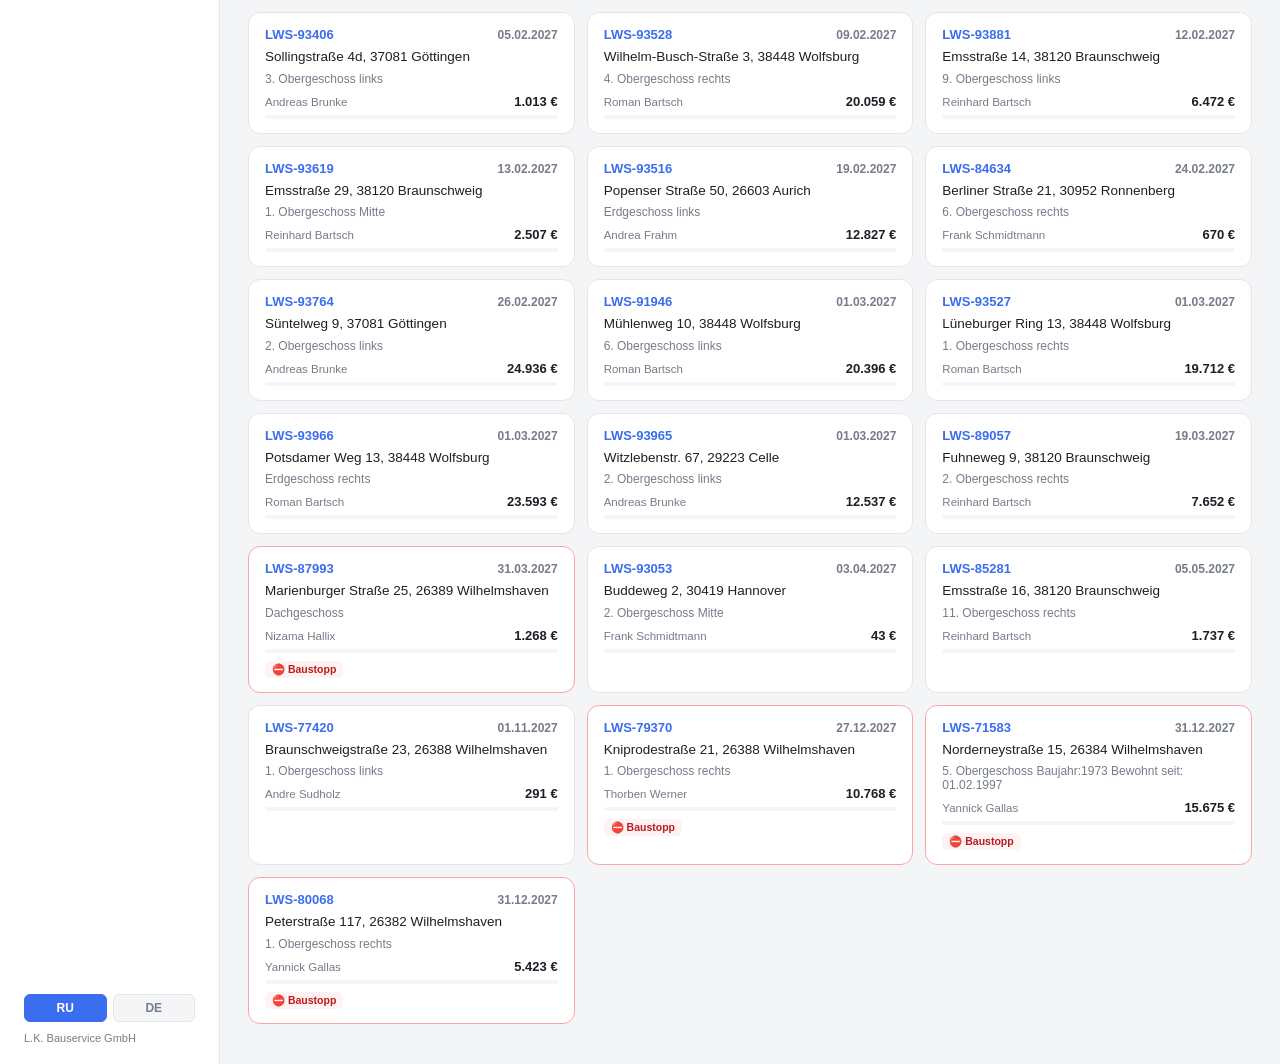
<file: planer.html>
<!DOCTYPE html>
<html lang="de">
<head>
<meta charset="UTF-8">
<meta name="viewport" content="width=device-width, initial-scale=1.0">
<title>Planer — LK Dashboard</title>
<link rel="stylesheet" href="board.css?v=19">
</head>
<body>
  <div class="app-layout">
    <div id="sidebar-mount" data-active="planer"></div>
    <div class="content">
      <header class="topbar">
        <div class="brand" id="pageTitle">Planer</div>
        <div class="sub" id="pageSub"></div>
      </header>

      <div class="toolbar" style="gap:8px;">
        <button class="tab-btn active" id="tabPlan"   onclick="switchPlanTab('plan')">🗓 Übergabe-Plan</button>
        <button class="tab-btn"        id="tabGeld"   onclick="switchPlanTab('geld')">💶 Geld</button>
        <button class="tab-btn"        id="tabEvents" onclick="switchPlanTab('events')">📣 Ereignisse</button>
      </div>

      <!-- ── ПЛАН СДАЧИ ── -->
      <main id="planSection" style="padding:0 28px 40px; display:flex; flex-direction:column; gap:20px;">
        <div class="plan-filter-bar">
          <div class="plan-filter-group">
            <label>Bauleiter</label>
            <select id="pfBauleiter"></select>
          </div>
          <div class="plan-filter-group">
            <label>Stadt</label>
            <select id="pfStadt"></select>
          </div>
          <label class="mk-neu-label"><input type="checkbox" id="pfNurProblem"> <span>Nur mit Problemen</span></label>
          <button class="plan-btn-reset" onclick="resetPlanerFilter()">× Zurücksetzen</button>
          <span id="pfInfo" class="plan-filter-info"></span>
        </div>

        <div class="stat-kpi-row" id="planKPI"></div>
        <div id="planBuckets" class="plan-buckets"></div>
      </main>

      <!-- ── ДЕНЬГИ ── -->
      <main id="geldSection" style="display:none; padding:0 28px 40px; flex-direction:column; gap:20px;">
        <div class="stat-kpi-row" id="geldKPI"></div>
        <div class="stat-card">
          <div class="stat-card-title">✅ Abgenommen, aber nicht abgerechnet
            <span class="chart-hint">Leistung geprüft, Rechnung fehlt — Geld liegt auf dem Tisch</span></div>
          <div id="geldUnbilled"></div>
        </div>
        <div class="stat-card">
          <div class="stat-card-title">🔨 Fertig, aber nicht abgenommen
            <span class="chart-hint">100% Fortschritt, Leistung noch nicht geprüft</span></div>
          <div id="geldUnchecked"></div>
        </div>
        <div class="stat-card">
          <div class="stat-card-title">📊 Teilabrechnung offen</div>
          <div id="geldPartial"></div>
        </div>
      </main>

      <!-- ── СОБЫТИЯ ── -->
      <main id="eventsSection" style="display:none; padding:0 28px 40px; flex-direction:column; gap:20px;">
        <div class="plan-presets" id="eventFilters"></div>
        <div class="stat-grid-2">
          <div class="stat-card">
            <div class="stat-card-title">💬 Nachrichten vom Auftraggeber <span id="chatUnread" class="chart-hint"></span></div>
            <div id="chatFeed"></div>
          </div>
          <div class="stat-card">
            <div class="stat-card-title">🔄 Änderungen an Projekten
              <span class="chart-hint">Termine, Status, Volumen — automatisch erkannt</span></div>
            <div id="changeFeed"></div>
          </div>
        </div>
      </main>

    </div>
  </div>

  <script src="i18n.js?v=4"></script>
  <script src="sidebar.js?v=2"></script>
  <script src="planer.js?v=1"></script>
</body>
</html>
</file>
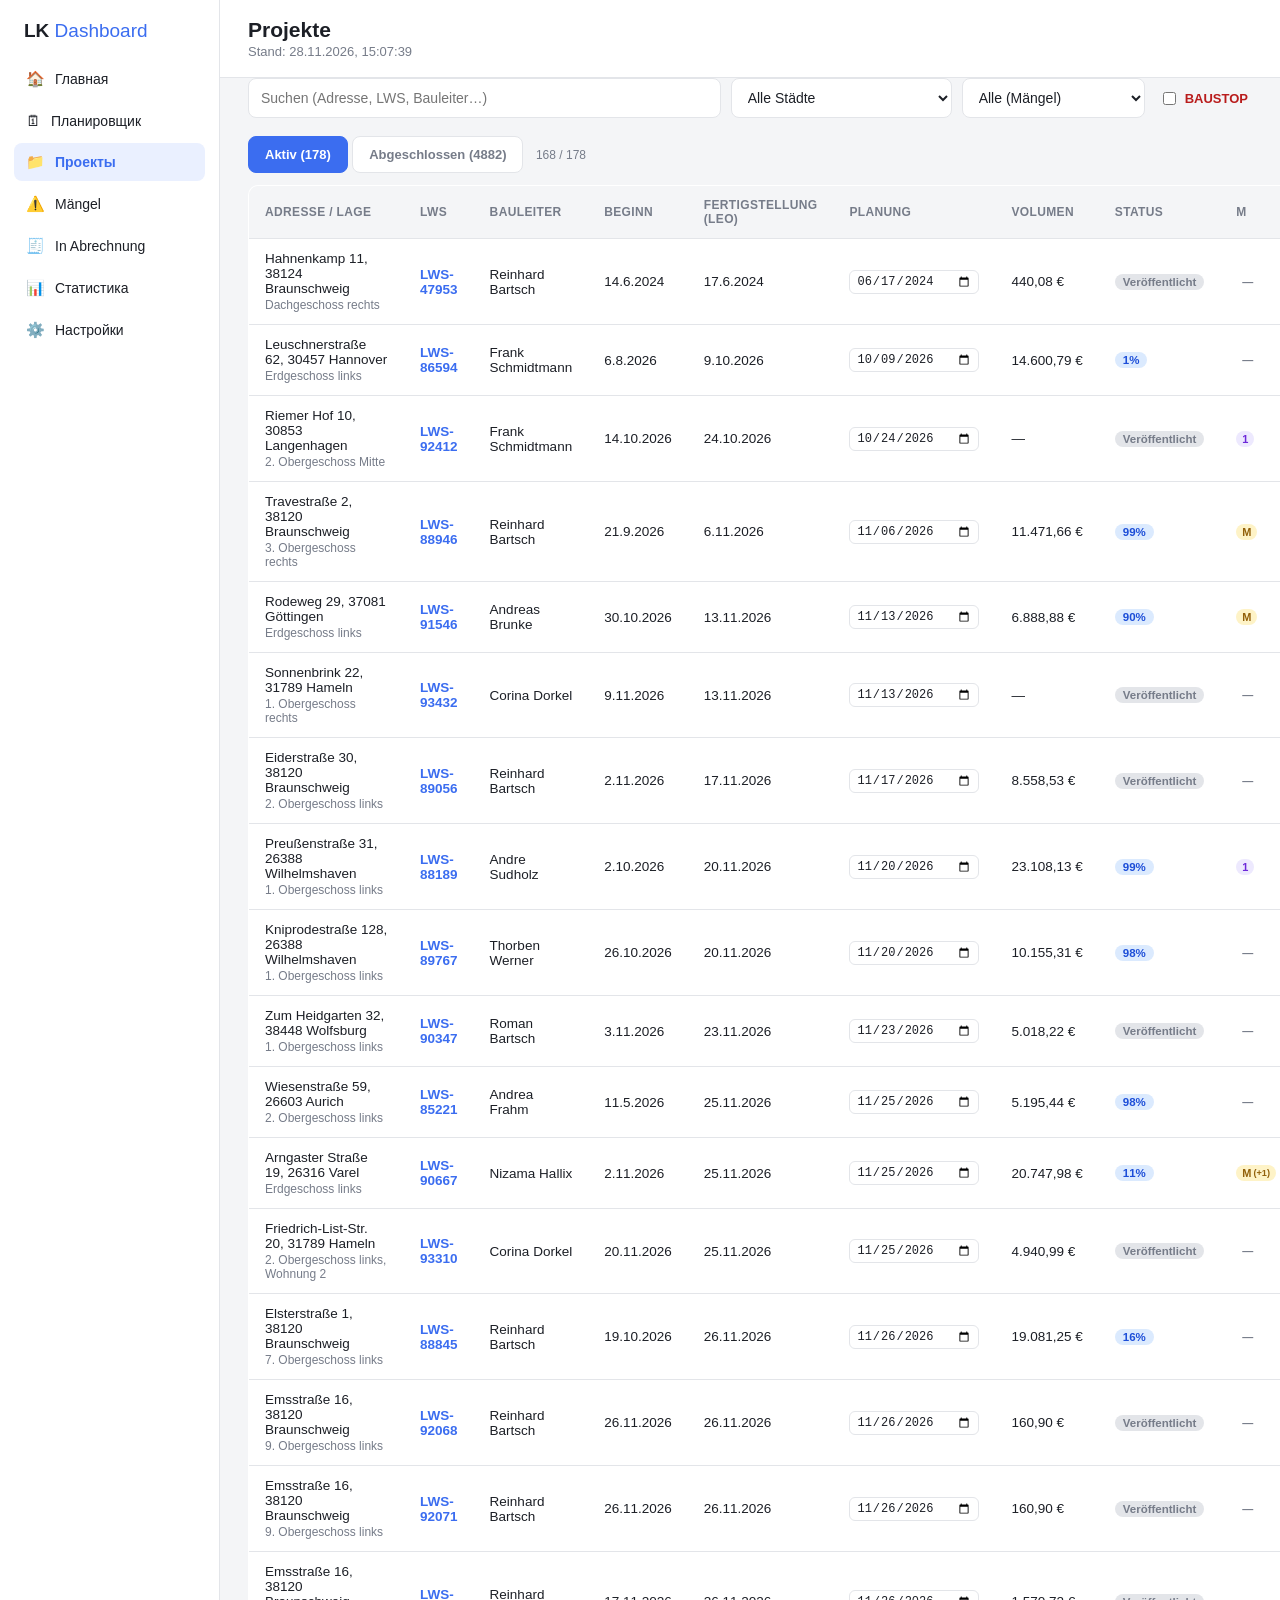
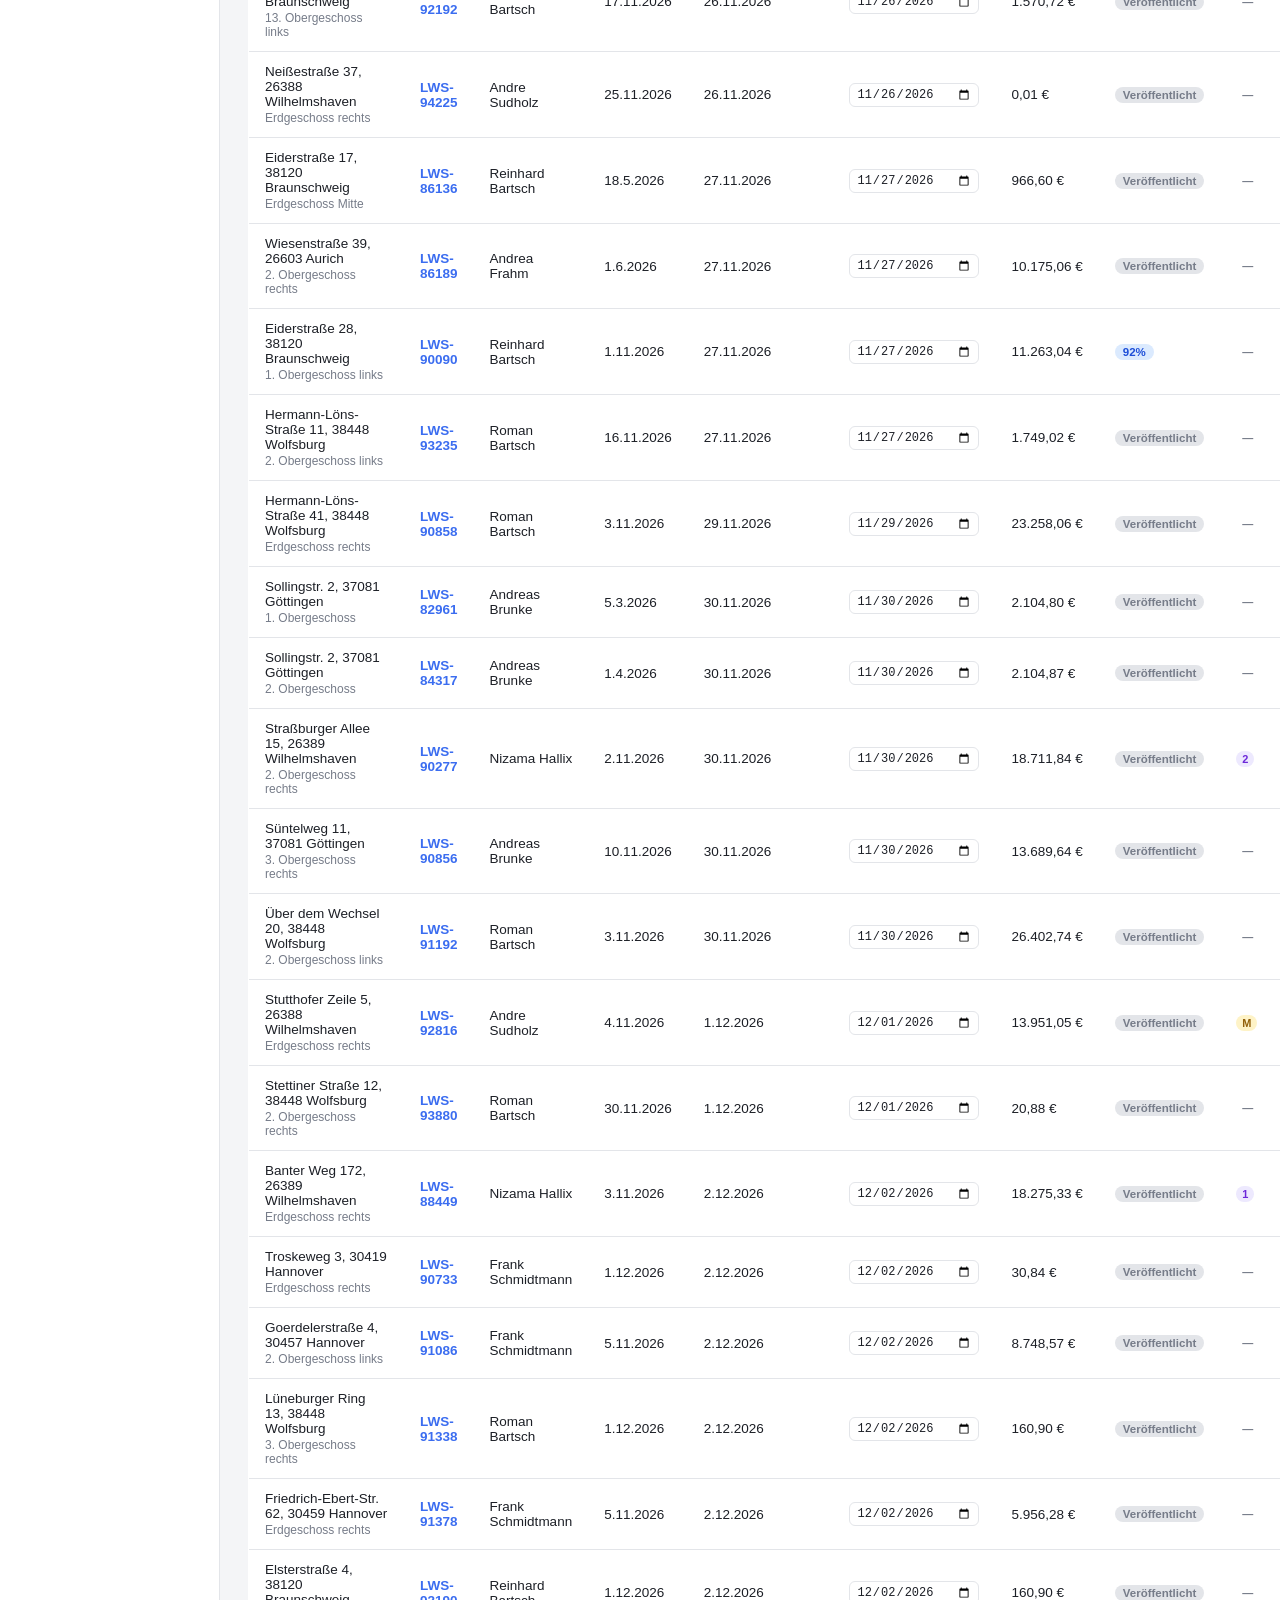
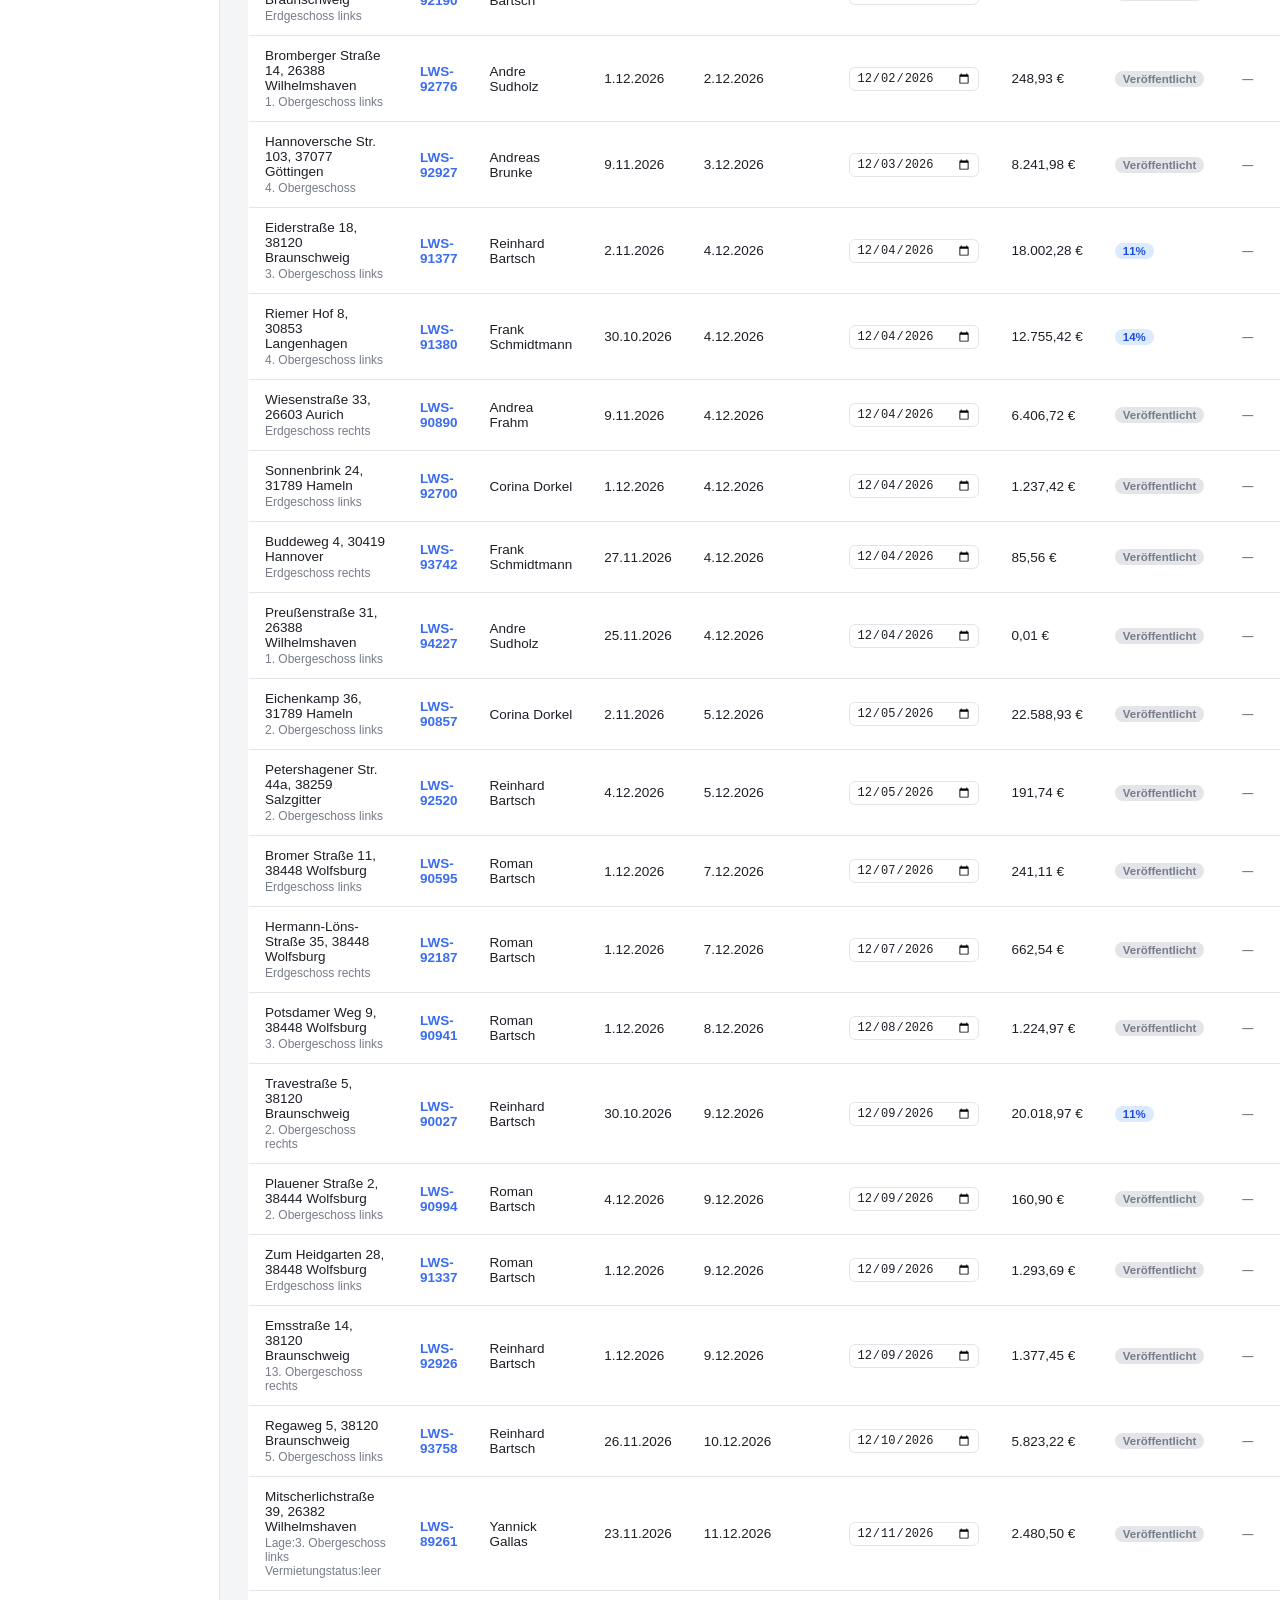
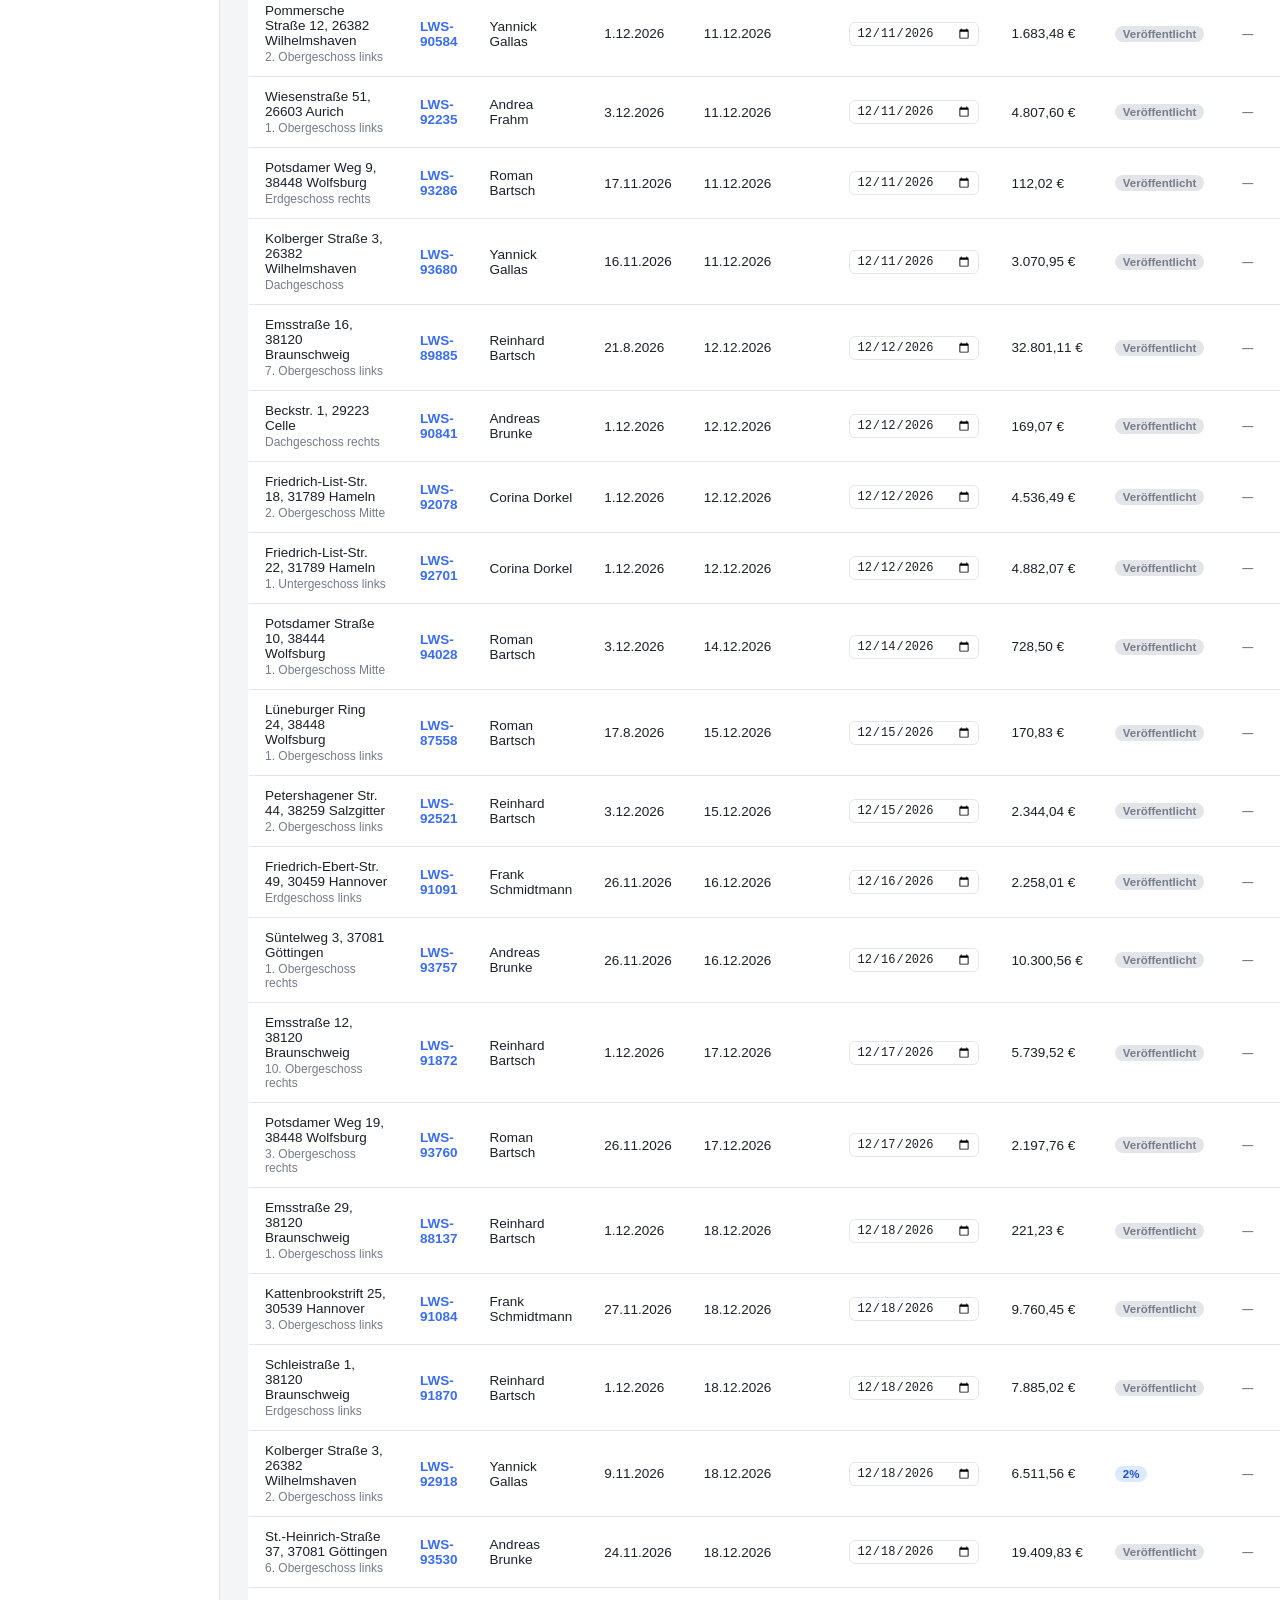
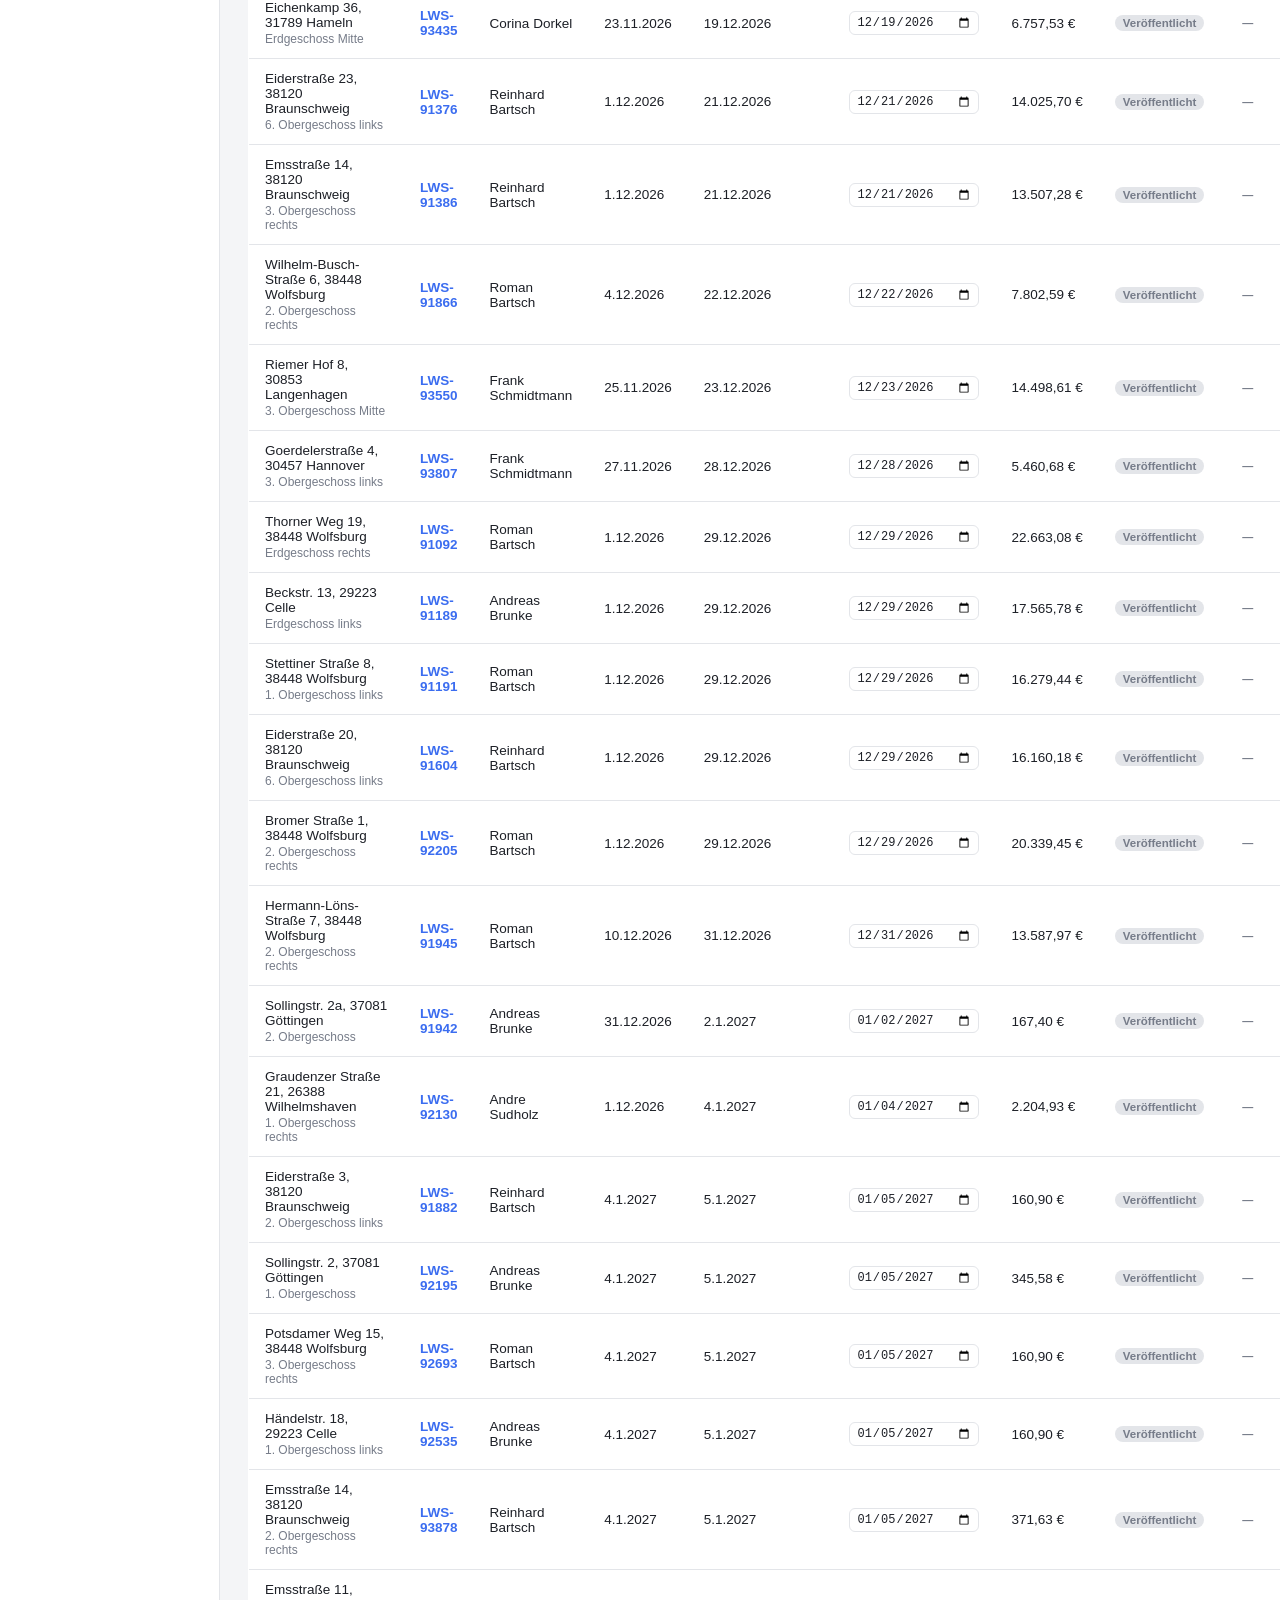
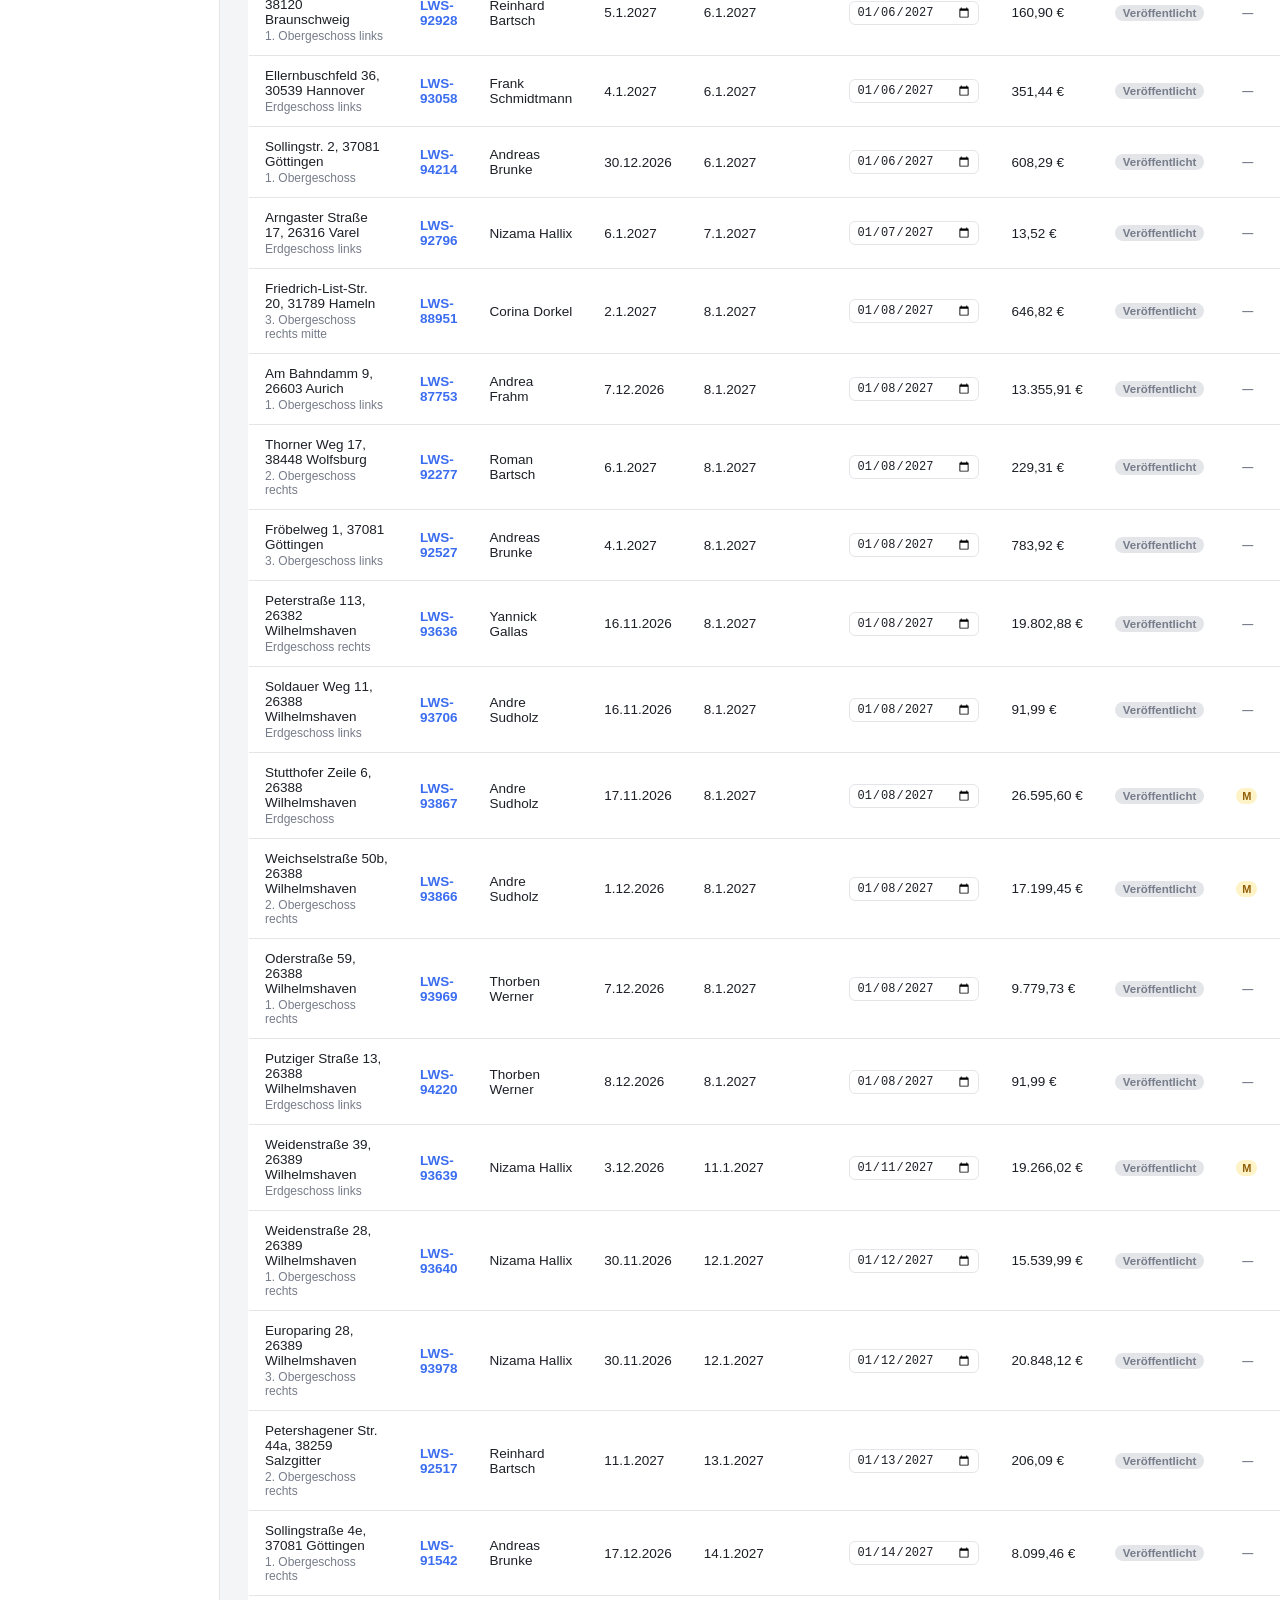
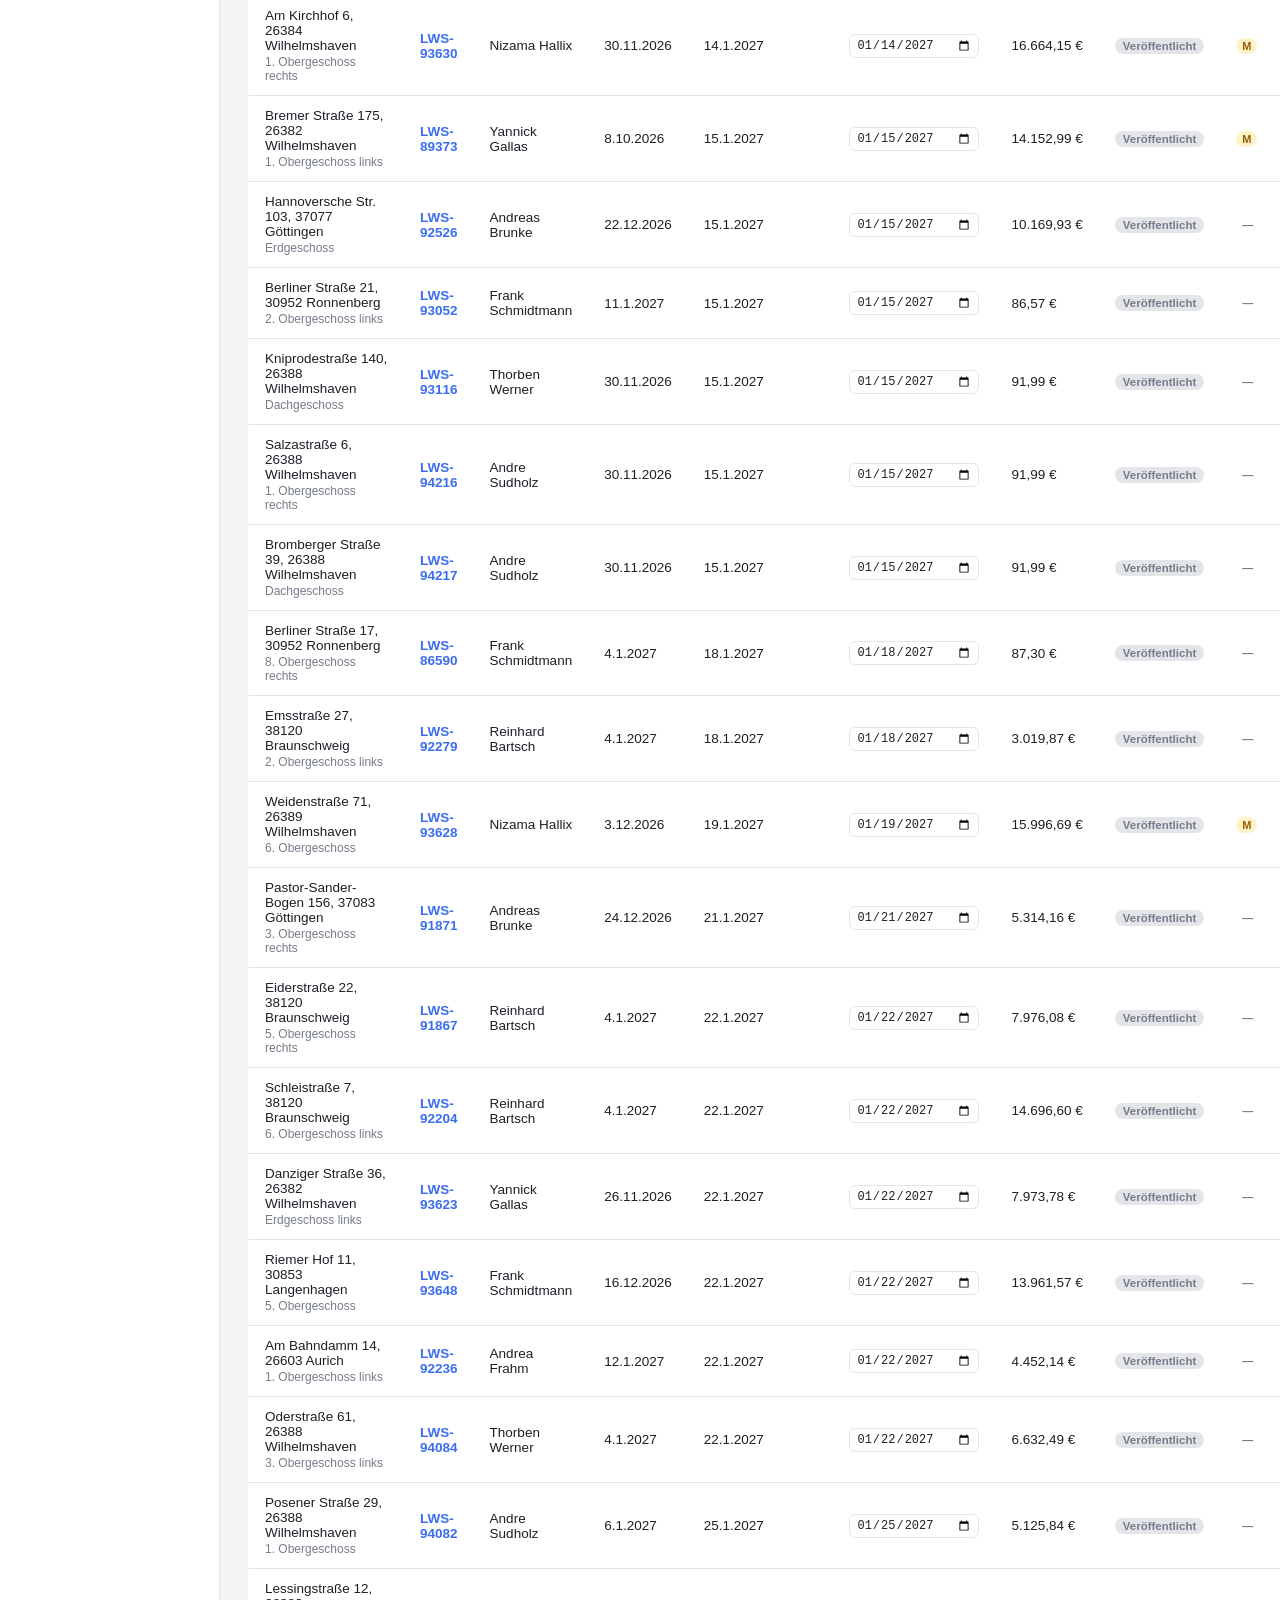
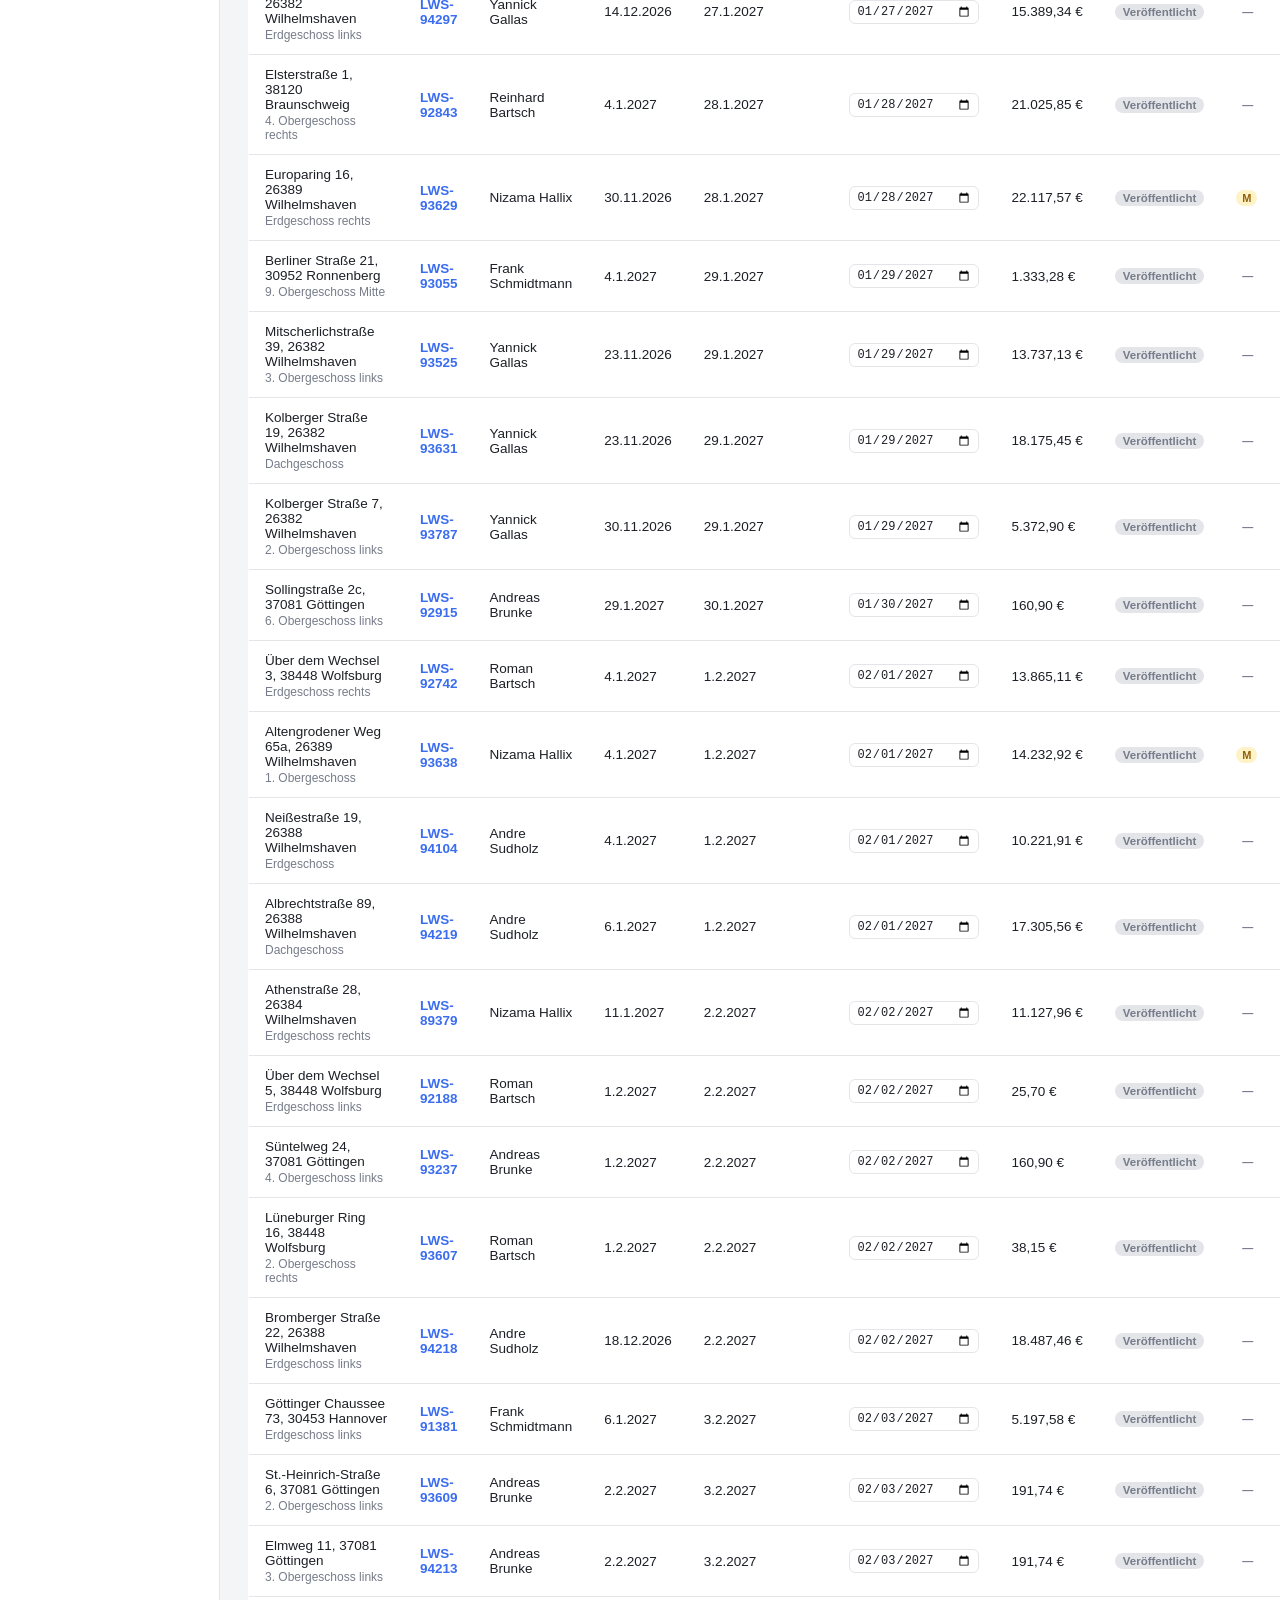
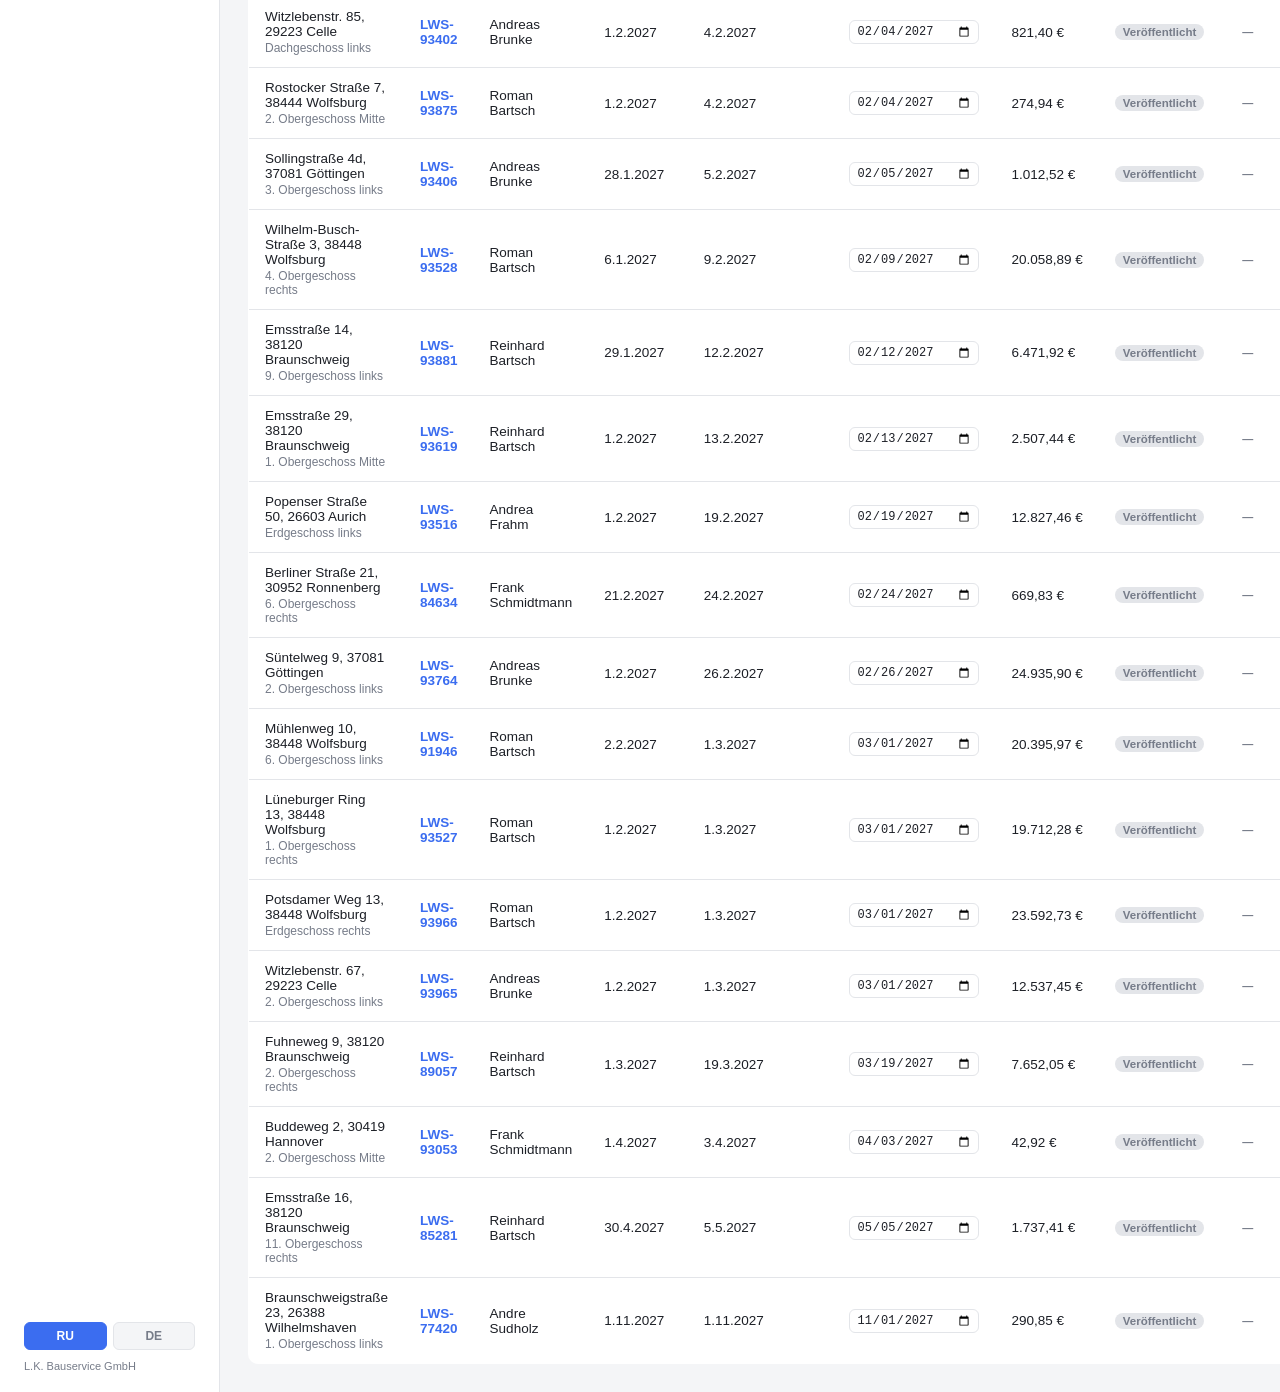
<file: projects.html>
<!DOCTYPE html>
<html lang="de">
<head>
<meta charset="UTF-8">
<meta name="viewport" content="width=device-width, initial-scale=1.0">
<title>Projekte — LK Dashboard</title>
<link rel="stylesheet" href="board.css?v=19">
</head>
<body>
  <div class="app-layout">
    <div id="sidebar-mount" data-active="projects"></div>
    <div class="content">
      <header class="topbar">
        <div class="brand" id="pageTitle"></div>
        <div class="sub" id="pageSub"></div>
      </header>

      <div class="toolbar">
        <input type="text" id="search" placeholder="Suchen (Adresse, LWS, Bauleiter…)">
        <select id="cityFilter"></select>
        <select id="mangelFilter">
          <option value="">Alle (Mängel)</option>
          <option value="yes">Aktiver Mängelauftrag</option>
          <option value="archiv">Im Archiv (Mängel)</option>
          <option value="no">Ohne Mängelauftrag</option>
        </select>
        <label class="baustop-toggle">
          <input type="checkbox" id="baustopFilter"> BAUSTOP
        </label>
      </div>

      <div class="tab-bar" style="padding: 0 28px 12px;">
        <button class="tab-btn tab-active" id="tabActive">Aktiv</button>
        <button class="tab-btn" id="tabArchived">Abgeschlossen</button>
        <span class="proj-count-badge" id="projCount"></span>
      </div>

      <main style="padding:0 28px 28px;">
        <table class="proj-table">
          <thead>
            <tr>
              <th>Adresse / Lage</th>
              <th>LWS</th>
              <th>Bauleiter</th>
              <th>Beginn</th>
              <th>Fertigstellung (LEO)</th>
              <th>Planung</th>
              <th>Volumen</th>
              <th>Status</th>
              <th>M</th>
            </tr>
          </thead>
          <tbody id="projTableBody">
            <tr><td colspan="9" class="empty-hint">Lade Daten…</td></tr>
          </tbody>
        </table>
      </main>
    </div>
  </div>

  <script src="i18n.js?v=4"></script>
  <script src="sidebar.js?v=2"></script>
  <script src="projects.js?v=10"></script>
</body>
</html>
</file>
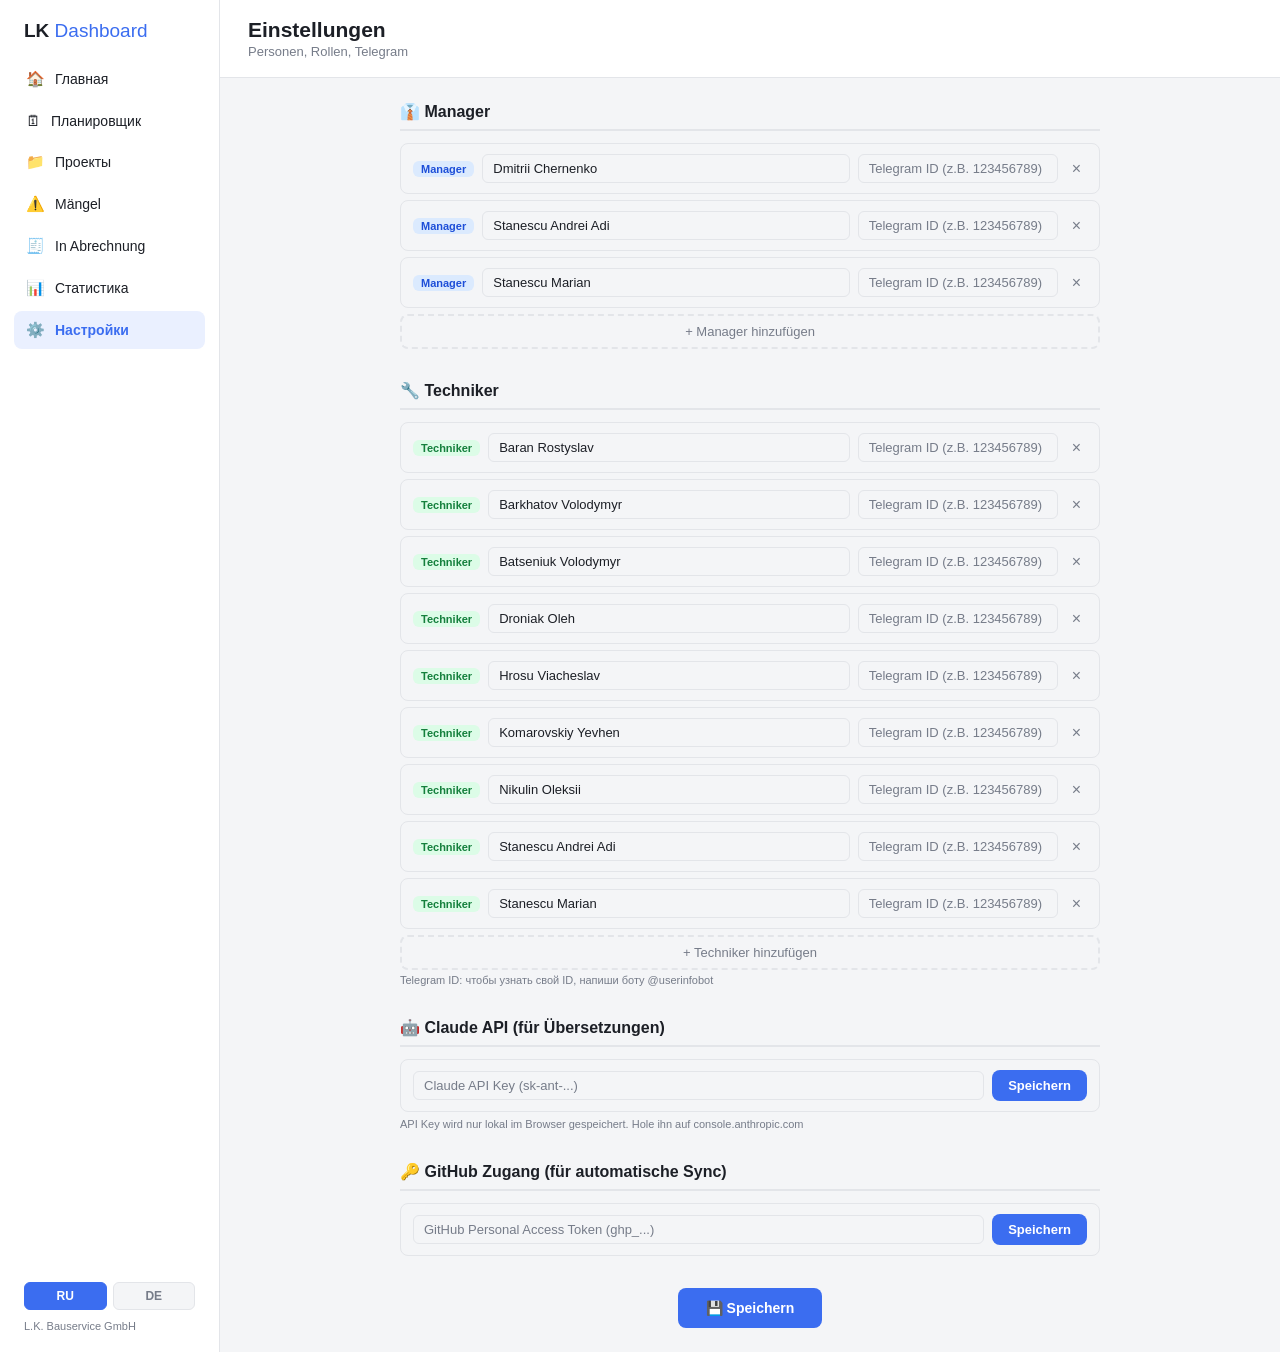
<file: settings.html>
<!DOCTYPE html>
<html lang="de">
<head>
<meta charset="UTF-8">
<meta name="viewport" content="width=device-width, initial-scale=1.0">
<title>Einstellungen — LK Dashboard</title>
<link rel="stylesheet" href="board.css?v=19">
<style>
.settings-section { max-width: 700px; margin: 0 auto 32px; }
.settings-section h2 { font-size: 16px; font-weight: 700; color: var(--text); margin: 0 0 12px; border-bottom: 2px solid var(--border); padding-bottom: 8px; }
.person-row { display: flex; align-items: center; gap: 8px; padding: 10px 12px; background: var(--surface); border: 1px solid var(--border); border-radius: 8px; margin-bottom: 6px; }
.person-row input { flex: 1; background: transparent; border: 1px solid var(--border); border-radius: 6px; padding: 6px 10px; color: var(--text); font-size: 13px; }
.person-row input:focus { outline: none; border-color: var(--accent); }
.person-row input::placeholder { color: var(--muted); }
.person-tag { font-size: 11px; font-weight: 700; padding: 2px 8px; border-radius: 6px; white-space: nowrap; }
.tag-manager { background: #dbeafe; color: #1d4ed8; }
.tag-tech { background: #dcfce7; color: #15803d; }
.btn-del { background: none; border: none; color: var(--muted); cursor: pointer; font-size: 16px; padding: 4px 6px; border-radius: 4px; line-height: 1; }
.btn-del:hover { background: #fee2e2; color: #dc2626; }
.btn-add { display: flex; align-items: center; gap: 6px; background: none; border: 2px dashed var(--border); color: var(--muted); cursor: pointer; padding: 8px 14px; border-radius: 8px; font-size: 13px; width: 100%; justify-content: center; margin-top: 4px; }
.btn-add:hover { border-color: var(--accent); color: var(--accent); }
.btn-save-all { background: var(--accent); color: white; border: none; padding: 12px 28px; border-radius: 8px; font-size: 14px; font-weight: 700; cursor: pointer; display: block; margin: 0 auto; }
.btn-save-all:hover { opacity: 0.9; }
.save-ok { text-align: center; color: #16a34a; font-size: 13px; margin-top: 8px; display: none; }
.tg-hint { font-size: 11px; color: var(--muted); margin-top: 4px; }
</style>
</head>
<body>
<div class="app-layout">
  <div id="sidebar-mount" data-active="settings"></div>
  <div class="content">
    <header class="topbar">
      <div class="brand">Einstellungen</div>
      <div class="sub">Personen, Rollen, Telegram</div>
    </header>

    <div style="padding: 24px;">

      <div class="settings-section">
        <h2>👔 Manager</h2>
        <div id="managerList"></div>
        <button class="btn-add" onclick="addPerson('manager')">+ Manager hinzufügen</button>
      </div>

      <div class="settings-section">
        <h2>🔧 Techniker</h2>
        <div id="techList"></div>
        <button class="btn-add" onclick="addPerson('technician')">+ Techniker hinzufügen</button>
        <p class="tg-hint">Telegram ID: чтобы узнать свой ID, напиши боту @userinfobot</p>
      </div>

      <div class="settings-section">
        <h2>🤖 Claude API (für Übersetzungen)</h2>
        <div class="person-row">
          <input type="password" id="claudeApiInput" placeholder="Claude API Key (sk-ant-...)"
            style="flex:1">
          <button class="btn-save-all" style="margin:0;padding:8px 16px;font-size:13px" onclick="saveClaudeKey()">Speichern</button>
        </div>
        <p class="tg-hint" id="claudeStatus">API Key wird nur lokal im Browser gespeichert. Hole ihn auf console.anthropic.com</p>
      </div>

      <div class="settings-section">
        <h2>🔑 GitHub Zugang (für automatische Sync)</h2>
        <div class="person-row">
          <input type="password" id="githubPatInput" placeholder="GitHub Personal Access Token (ghp_...)"
            style="flex:1" value="">
          <button class="btn-save-all" style="margin:0;padding:8px 16px;font-size:13px" onclick="saveGitHubPat()">Speichern</button>
        </div>
        <p class="tg-hint" id="patStatus"></p>
      </div>

      <button class="btn-save-all" onclick="saveAll()">💾 Speichern</button>
      <div class="save-ok" id="saveOk">✓ Gespeichert</div>
    </div>
  </div>
</div>

<script src="i18n.js?v=4"></script>
<script src="sidebar.js?v=2"></script>
<script>
let people = { managers: [], technicians: [] };

async function init() {
  // Пробуем загрузить из localStorage (если редактировали), иначе из people.json
  const local = localStorage.getItem("people_config");
  if (local) {
    try { people = JSON.parse(local); } catch {}
  } else {
    const r = await fetch("people.json?" + Date.now());
    people = await r.json();
  }
  render();
}

function render() {
  renderGroup("managerList", people.managers, "manager");
  renderGroup("techList", people.technicians, "technician");
}

function renderGroup(containerId, list, role) {
  const tag = role === "manager"
    ? `<span class="person-tag tag-manager">Manager</span>`
    : `<span class="person-tag tag-tech">Techniker</span>`;

  document.getElementById(containerId).innerHTML = list.map((p, i) => `
    <div class="person-row">
      ${tag}
      <input type="text" placeholder="Name" value="${esc(p.name)}"
        oninput="updatePerson('${role}',${i},'name',this.value)">
      <input type="text" placeholder="Telegram ID (z.B. 123456789)" value="${esc(p.telegram_id||'')}"
        style="max-width:200px" oninput="updatePerson('${role}',${i},'telegram_id',this.value)">
      <button class="btn-del" onclick="removePerson('${role}',${i})" title="Entfernen">×</button>
    </div>
  `).join("") || `<div style="color:var(--muted);font-size:13px;padding:8px">Noch niemand eingetragen</div>`;
}

function esc(s) { return (s||"").replace(/"/g,"&quot;"); }

function updatePerson(role, idx, field, val) {
  const list = role === "manager" ? people.managers : people.technicians;
  list[idx][field] = val;
}

function addPerson(role) {
  const id = role + "-" + Date.now();
  const obj = { id, name: "", telegram_id: "" };
  if (role === "manager") people.managers.push(obj);
  else people.technicians.push(obj);
  render();
  // Focus last name input
  const container = document.getElementById(role === "manager" ? "managerList" : "techList");
  container.querySelectorAll("input")[container.querySelectorAll("input").length - 2]?.focus();
}

function removePerson(role, idx) {
  if (role === "manager") people.managers.splice(idx, 1);
  else people.technicians.splice(idx, 1);
  render();
}

function saveClaudeKey() {
  const val = document.getElementById("claudeApiInput").value.trim();
  if (!val) { alert("API Key eingeben!"); return; }
  localStorage.setItem("claude_api_key", val);
  document.getElementById("claudeApiInput").value = "";
  document.getElementById("claudeStatus").textContent = "✓ API Key gespeichert";
  setTimeout(() => document.getElementById("claudeStatus").textContent = "API Key wird lokal gespeichert.", 2500);
}

function saveGitHubPat() {
  const val = document.getElementById("githubPatInput").value.trim();
  if (!val) { alert("Token eingeben!"); return; }
  localStorage.setItem("github_pat", val);
  document.getElementById("githubPatInput").value = "";
  document.getElementById("patStatus").textContent = "✓ Token gespeichert";
  setTimeout(() => document.getElementById("patStatus").textContent = "", 2500);
}

function saveAll() {
  localStorage.setItem("people_config", JSON.stringify(people));
  const ok = document.getElementById("saveOk");
  ok.style.display = "block";
  setTimeout(() => ok.style.display = "none", 2500);
}

document.addEventListener("DOMContentLoaded", init);
</script>
</body>
</html>
</file>
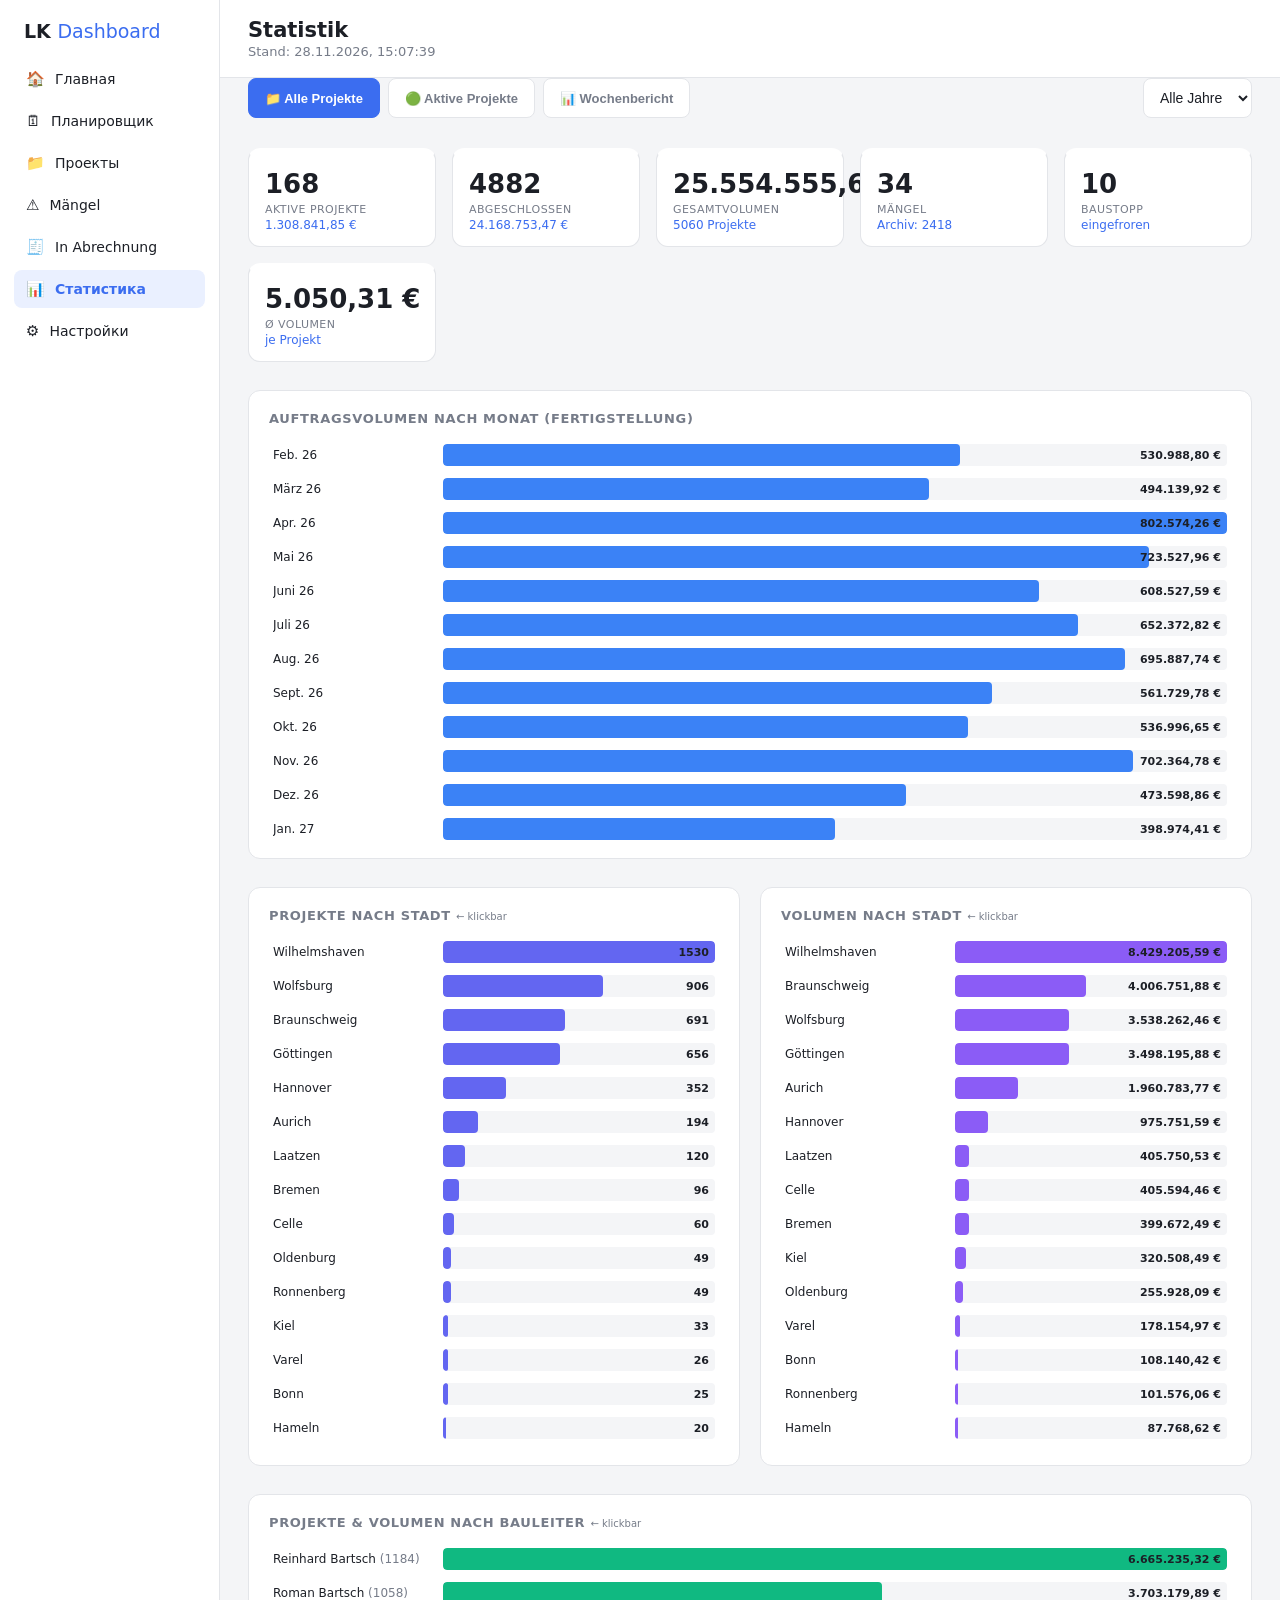
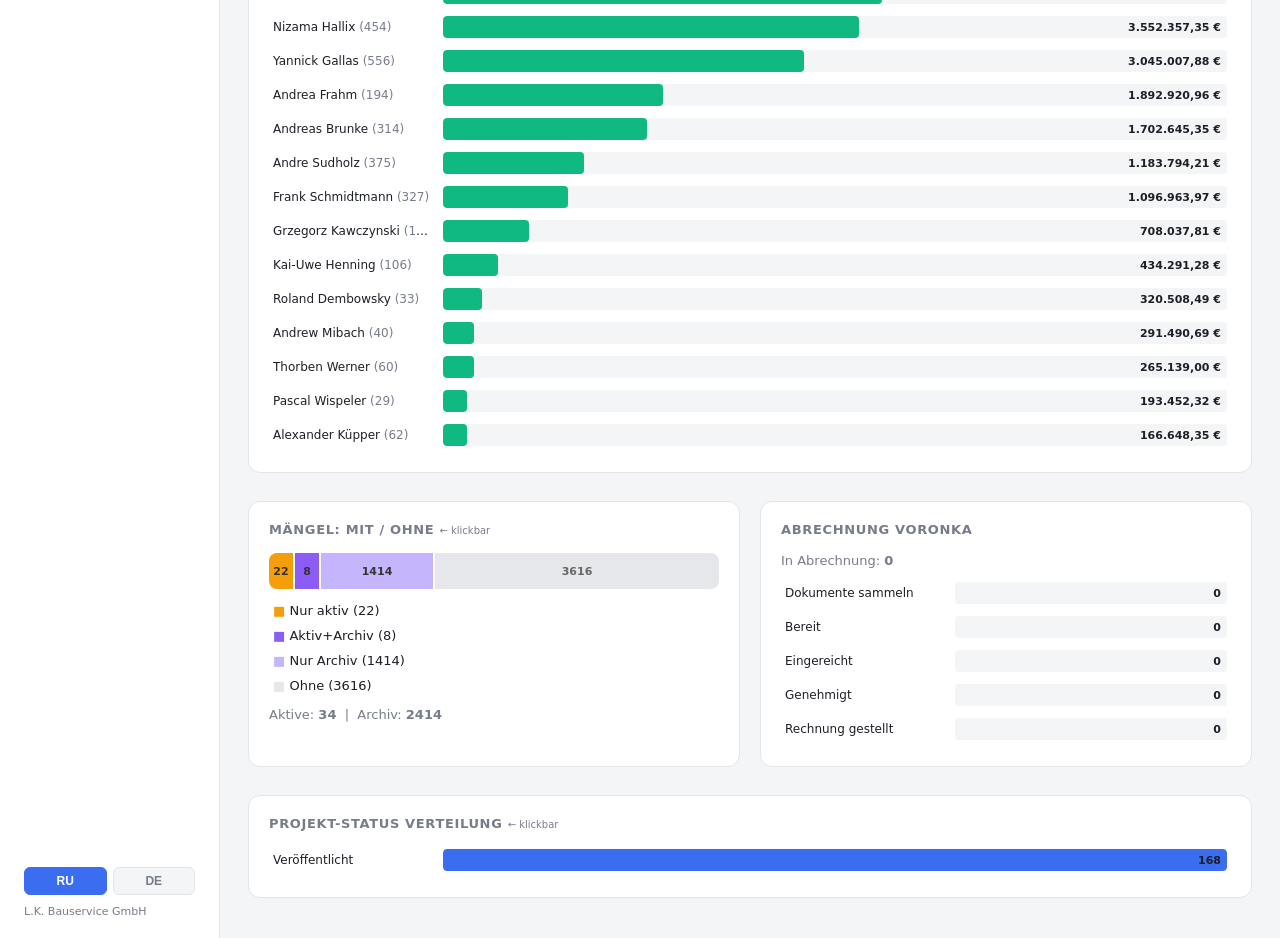
<file: statistics.html>
<!DOCTYPE html>
<html lang="de">
<head>
<meta charset="UTF-8">
<meta name="viewport" content="width=device-width, initial-scale=1.0">
<title>Statistik — LK Dashboard</title>
<link rel="stylesheet" href="board.css?v=19">
</head>
<body>
  <div class="app-layout">
    <div id="sidebar-mount" data-active="stats"></div>
    <div class="content">
      <header class="topbar">
        <div class="brand" id="pageTitle">Statistik</div>
        <div class="sub" id="pageSub"></div>
      </header>

      <div class="toolbar" style="gap:8px;">
        <button class="tab-btn active" id="tabArchiv" onclick="switchTab('archiv')">📁 Alle Projekte</button>
        <button class="tab-btn" id="tabAktiv"  onclick="switchTab('aktiv')">🟢 Aktive Projekte</button>
        <button class="tab-btn" id="tabWoche"  onclick="switchTab('woche')">📊 Wochenbericht</button>
        <select id="yearFilter" style="margin-left:auto"></select>
      </div>

      <!-- Aktive Filter-Chips (Tab 1) -->
      <div id="filterChips" class="filter-chips-bar"></div>

      <!-- ── TAB 1: ALLE PROJEKTE ── -->
      <main style="padding: 0 28px 40px; display:flex; flex-direction:column; gap:28px;">

        <div class="stat-kpi-row" id="kpiRow"></div>

        <div class="stat-card">
          <div class="stat-card-title">Auftragsvolumen nach Monat (Fertigstellung)</div>
          <div class="stat-bar-chart" id="chartMonth"></div>
        </div>

        <div class="stat-grid-2">
          <div class="stat-card">
            <div class="stat-card-title">Projekte nach Stadt <span class="chart-hint">← klickbar</span></div>
            <div id="chartCity"></div>
          </div>
          <div class="stat-card">
            <div class="stat-card-title">Volumen nach Stadt <span class="chart-hint">← klickbar</span></div>
            <div id="chartCityVol"></div>
          </div>
        </div>

        <div class="stat-card">
          <div class="stat-card-title">Projekte &amp; Volumen nach Bauleiter <span class="chart-hint">← klickbar</span></div>
          <div id="chartBauleiter"></div>
        </div>

        <div class="stat-grid-2">
          <div class="stat-card">
            <div class="stat-card-title">Mängel: Mit / Ohne <span class="chart-hint">← klickbar</span></div>
            <div id="chartMangel"></div>
          </div>
          <div class="stat-card">
            <div class="stat-card-title">Abrechnung Voronka</div>
            <div id="chartAbr"></div>
          </div>
        </div>

        <div class="stat-card">
          <div class="stat-card-title">Projekt-Status Verteilung <span class="chart-hint">← klickbar</span></div>
          <div id="chartStatus"></div>
        </div>

      </main>

      <!-- ── TAB 2: AKTIVE PROJEKTE ── -->
      <main id="aktivSection" style="display:none; padding: 0 28px 40px; flex-direction:column; gap:20px;">

        <div class="plan-presets" id="planPresets"></div>

        <div class="plan-filter-bar">
          <div class="plan-filter-group">
            <label>Fertigstellung von</label>
            <input type="date" id="planVon">
          </div>
          <div class="plan-filter-group">
            <label>bis</label>
            <input type="date" id="planBis">
          </div>
          <div class="plan-filter-group">
            <label>Bauleiter</label>
            <select id="planBauleiter"></select>
          </div>
          <button class="plan-btn-reset" onclick="resetPlanFilter()">× Zurücksetzen</button>
          <span id="planFilterInfo" class="plan-filter-info"></span>
        </div>

        <div class="stat-kpi-row" id="kpiAktiv"></div>

        <div class="stat-grid-2">
          <div class="stat-card">
            <div class="stat-card-title">Nachträge</div>
            <div class="stat-kpi-row" id="kpiNachtrag"></div>
            <div id="nachtragList" style="margin-top:12px"></div>
          </div>
          <div class="stat-card">
            <div class="stat-card-title">Quartiere zur Übergabe <span class="chart-hint">100% fertig, noch nicht vermietet</span></div>
            <div id="handoverList"></div>
          </div>
        </div>

        <div class="stat-card">
          <div class="stat-card-title">Projekte &amp; Volumen nach Fertigstellungsmonat</div>
          <div id="chartEndeMonth"></div>
        </div>

        <div class="stat-card">
          <div class="stat-card-title" id="aktivTableTitle">Projektliste</div>
          <div id="aktivTable"></div>
        </div>

      </main>

      <!-- ── TAB 3: WOCHENBERICHT ── -->
      <main id="wocheSection" style="display:none; padding: 0 28px 40px; flex-direction:column; gap:20px;">

        <div class="woche-header">
          <div>
            <div class="woche-period" id="wochePeriod"></div>
            <div class="woche-sub">Berichtszeitraum: Dienstag bis Mittwoch</div>
          </div>
          <div style="display:flex;gap:8px;">
            <button class="plan-btn-reset" onclick="wocheNavPrev()">← Vorwoche</button>
            <button class="plan-btn-reset" onclick="wocheNavNext()" id="btnWocheNext">Nächste →</button>
          </div>
        </div>

        <!-- Summary box -->
        <div id="wocheSummary"></div>

        <!-- KPI Woche -->
        <div class="stat-kpi-row" id="kpiWoche"></div>

        <!-- 2 columns: neue + überfällig -->
        <div class="stat-grid-2">
          <div class="stat-card">
            <div class="stat-card-title">Neue Mängel diese Woche <span id="neueCount" class="woche-badge"></span></div>
            <div id="wocheNeueList"></div>
          </div>
          <div class="stat-card" style="border-left:3px solid #ef4444">
            <div class="stat-card-title">Überfällig <span id="uebCount" class="woche-badge woche-badge-red"></span></div>
            <div id="wocheUebList"></div>
          </div>
        </div>

      </main>

    </div>
  </div>

  <script src="i18n.js?v=4"></script>
  <script src="sidebar.js?v=2"></script>
  <script src="statistics.js?v=13"></script>
</body>
</html>
</file>
<file: board.css>
:root {
  --bg: #f4f5f7;
  --panel: #ffffff;
  --border: #e3e5e9;
  --text: #1c1f26;
  --muted: #767c89;
  --accent: #3b6df0;
  --col-plan: #6b7280;
  --col-zadel: #d97706;
  --col-done: #16a34a;
}

* { box-sizing: border-box; }
body {
  margin: 0;
  background: var(--bg);
  color: var(--text);
  font-family: -apple-system, BlinkMacSystemFont, "Segoe UI", Roboto, sans-serif;
}

.app-layout { display: flex; min-height: 100vh; }

.sidebar {
  width: 220px;
  flex-shrink: 0;
  background: var(--panel);
  border-right: 1px solid var(--border);
  padding: 20px 14px;
  display: flex;
  flex-direction: column;
}
.sidebar-brand { font-size: 19px; font-weight: 700; padding: 0 10px 18px; }
.sidebar-brand span { color: var(--accent); font-weight: 400; }
.side-link {
  display: flex;
  align-items: center;
  gap: 10px;
  padding: 10px 12px;
  border-radius: 8px;
  color: var(--text);
  text-decoration: none;
  font-size: 14px;
  margin-bottom: 4px;
}
.side-link .ic { font-size: 15px; }
.side-link:hover { background: var(--bg); }
.side-link.active { background: #eaf0ff; color: var(--accent); font-weight: 600; }
.sidebar-foot { margin-top: auto; color: var(--muted); font-size: 11.5px; padding: 0 10px; }
.lang-switch { display: flex; gap: 6px; margin-bottom: 10px; }
.lang-switch button {
  flex: 1;
  background: var(--bg);
  border: 1px solid var(--border);
  color: var(--muted);
  padding: 6px 0;
  border-radius: 6px;
  font-size: 12px;
  font-weight: 600;
  cursor: pointer;
}
.lang-switch button.active { background: var(--accent); color: #fff; border-color: var(--accent); }
.company { color: var(--muted); font-size: 11px; }

.content { flex: 1; min-width: 0; }

.topbar {
  padding: 18px 28px;
  background: var(--panel);
  border-bottom: 1px solid var(--border);
}
.brand { font-size: 21px; font-weight: 700; }
.brand span { color: var(--accent); font-weight: 400; }
.sub { color: var(--muted); font-size: 13px; margin-top: 2px; }

.board {
  display: flex;
  gap: 18px;
  padding: 24px;
  align-items: flex-start;
  overflow-x: auto;
}

.toolbar { display: flex; gap: 10px; padding: 0 28px 18px; }
.toolbar input {
  flex: 1;
  background: var(--panel);
  border: 1px solid var(--border);
  padding: 10px 12px;
  border-radius: 8px;
  font-size: 14px;
}

.list { padding: 0 28px 28px; display: grid; grid-template-columns: repeat(auto-fill, minmax(300px,1fr)); gap: 14px; }
.list .card { cursor: default; position: relative; }
.empty-hint { padding: 40px 28px; color: var(--muted); text-align: center; }

.due-pill {
  position: absolute;
  top: 12px; right: 12px;
  font-size: 11px;
  padding: 3px 9px;
  border-radius: 20px;
  font-weight: 600;
}
.due-pill.late { background: #fde2e2; color: #c0231d; }
.due-pill.today { background: #fde2e2; color: #c0231d; }
.due-pill.soon { background: #fef0d8; color: #a6650a; }
.due-pill.upcoming { background: #e8f0fe; color: #1d4ed8; }
.lws-link-home { color: var(--accent); text-decoration: none; font-weight: 700; }
.lws-link-home:hover { text-decoration: underline; }
.bauleiter-tag { font-size: 11.5px; color: var(--muted); margin-top: 4px; }
.card-inabr { opacity: 0.7; border-left: 3px solid var(--accent); }
.inabr-badge { font-size: 12px; font-weight: 600; color: var(--accent); }
.amount-tag { font-size: 13px; font-weight: 700; color: var(--text); margin-top: 6px; }

.pos-behoben { background: #fef3c7; color: #92600a; }

.toolbar select, .toolbar input[type="date"] {
  background: var(--panel);
  border: 1px solid var(--border);
  padding: 10px 12px;
  border-radius: 8px;
  font-size: 14px;
  color: var(--text);
}

.proj-table { width: 100%; border-collapse: collapse; background: var(--panel); border: 1px solid var(--border); border-radius: 10px; overflow: hidden; }
.proj-table th, .proj-table td { padding: 12px 16px; text-align: left; font-size: 13.5px; border-bottom: 1px solid var(--border); }
.proj-table th { color: var(--muted); font-weight: 600; font-size: 12px; text-transform: uppercase; letter-spacing: .03em; background: var(--bg); }
.proj-table tr:last-child td { border-bottom: none; }
.proj-table .lws-cell { color: var(--accent); font-weight: 600; }
.proj-table .sub-cell { color: var(--muted); font-size: 12px; margin-top: 2px; }

.horizon-group { display: flex; gap: 6px; }
.horizon-group button {
  background: var(--panel);
  border: 1px solid var(--border);
  color: var(--muted);
  padding: 10px 14px;
  border-radius: 8px;
  font-size: 13px;
  cursor: pointer;
}
.horizon-group button.active { background: var(--accent); color: #fff; border-color: var(--accent); font-weight: 600; }
.planned-input {
  border: 1px solid var(--border);
  border-radius: 6px;
  padding: 5px 8px;
  font-size: 13px;
  background: var(--panel);
  color: var(--text);
}
.planned-input.edited { border-color: var(--accent); background: #eef2ff; font-weight: 600; }
.planned-badge {
  font-size: 10px;
  font-weight: 700;
  color: var(--accent);
  background: #eef2ff;
  padding: 1px 6px;
  border-radius: 8px;
  text-transform: uppercase;
}

.workflow-hint {
  margin-top: 10px;
  padding-top: 10px;
  border-top: 1px dashed var(--border);
  color: var(--muted);
  font-size: 12px;
}
.workflow-row {
  margin-top: 10px;
  padding-top: 10px;
  border-top: 1px dashed var(--border);
  display: flex;
  align-items: center;
  justify-content: space-between;
  gap: 8px;
  flex-wrap: wrap;
}
.status-pill {
  font-size: 11.5px;
  font-weight: 600;
  padding: 4px 10px;
  border-radius: 20px;
}
.status-pill.ready { background: #eef2ff; color: #4338ca; }
.status-pill.submitted { background: #fef3c7; color: #92600a; }
.status-pill.approved { background: #dbeafe; color: #1e40af; }
.status-pill.invoiced { background: #dcfce7; color: #15803d; }

.status-pill.active { background: #eef2ff; color: #4338ca; }
.status-pill.waiting { background: #fef0d8; color: #a6650a; }
.status-pill.documents { background: #fef3c7; color: #92600a; }
.status-pill.archived { background: #f1f2f4; color: #6b7280; }

/* legacy stat styles removed — see bottom of file */

.home-section { padding: 0 28px 24px; }

/* ── Planer ── */
.mk-neu-label { display:flex; align-items:center; gap:5px; font-size:12px; color:var(--muted); cursor:pointer; white-space:nowrap; padding:5px 8px; border:1px solid var(--border); border-radius:6px; background:var(--bg); }
.plan-buckets { display: flex; flex-direction: column; gap: 22px; }
.plan-bucket-head {
  display: flex; align-items: baseline; gap: 12px;
  padding: 6px 0 6px 12px; margin-bottom: 12px;
}
.pb-title { font-size: 15px; font-weight: 700; color: var(--text); }
.pb-count {
  background: var(--bg); border: 1px solid var(--border); color: var(--muted);
  border-radius: 20px; padding: 1px 10px; font-size: 12px; font-weight: 700;
}
.pb-sum { margin-left: auto; font-size: 13px; font-weight: 700; color: var(--accent); }
.plan-bucket-grid {
  display: grid; grid-template-columns: repeat(auto-fill, minmax(280px, 1fr)); gap: 12px;
}
.plan-card {
  background: var(--panel); border: 1px solid var(--border); border-radius: 12px;
  padding: 14px 16px; display: flex; flex-direction: column; gap: 6px;
}
.plan-card-problem { border-color: #fca5a5; }
.pc-head { display: flex; align-items: baseline; justify-content: space-between; gap: 8px; }
.pc-lws { font-weight: 700; font-size: 13px; }
.pc-due { font-size: 12px; font-weight: 600; color: var(--muted); }
.pc-due-late { color: #dc2626; }
.pc-addr { font-size: 13.5px; color: var(--text); line-height: 1.3; }
.pc-lage { font-size: 12px; color: var(--muted); }
.pc-foot { display: flex; justify-content: space-between; align-items: baseline; gap: 8px; margin-top: 2px; }
.pc-bl { font-size: 11.5px; color: var(--muted); }
.pc-money { font-size: 13px; font-weight: 700; color: var(--text); }
.pc-progress { height: 4px; background: var(--bg); border-radius: 3px; overflow: hidden; }
.pc-progress-bar { height: 100%; background: var(--accent); border-radius: 3px; }
.pc-probs { display: flex; flex-wrap: wrap; gap: 5px; margin-top: 2px; }
.pc-prob {
  font-size: 10.5px; font-weight: 600; background: #fef2f2; color: #b91c1c;
  border-radius: 6px; padding: 2px 7px;
}
.pc-leer { font-size: 11px; color: #a16207; background: #fefce8; border-radius: 6px; padding: 3px 7px; }

.gewerk-strip { display: flex; flex-wrap: wrap; gap: 4px; margin: 2px 0; }
.gw {
  font-size: 10px; font-weight: 600; border-radius: 5px; padding: 2px 6px;
  border: 1px solid transparent; white-space: nowrap;
}
.gw-done   { background: #f0fdf4; color: #15803d; border-color: #bbf7d0; }
.gw-active { background: #eff6ff; color: #1d4ed8; border-color: #bfdbfe; font-weight: 700; }
.gw-plan   { background: var(--bg); color: var(--muted); border-color: var(--border); }
.woche-list-col { display: flex; flex-direction: column; gap: 8px; }
.woche-list-item { background: var(--bg); border: 1px solid var(--border); border-radius: 8px; padding: 8px 12px; font-size: 12px; margin-bottom: 8px; }
.woche-list-item:last-child { margin-bottom: 0; }
.woche-list-id { font-weight: 700; color: var(--accent); font-size: 11px; }
.woche-list-addr { font-size: 12px; color: var(--text); }
.woche-list-sub { font-size: 11px; color: var(--muted); margin-top: 2px; }
.woche-list-red { color: #b91c1c; font-weight: 700; }
.home-layout { display: flex; gap: 20px; padding: 0 28px 28px; align-items: flex-start; }
.home-list { flex: 1; padding: 0; min-width: 0; }
.ring-panel {
  width: 220px;
  flex-shrink: 0;
  background: var(--panel);
  border: 1px solid var(--border);
  border-radius: 14px;
  padding: 20px;
  display: flex;
  flex-direction: column;
  align-items: center;
  position: sticky;
  top: 20px;
}
.donut-link { display: block; }
.donut {
  width: 140px; height: 140px;
  border-radius: 50%;
  display: flex; align-items: center; justify-content: center;
  cursor: pointer;
}
.donut-hole {
  width: 96px; height: 96px;
  background: var(--panel);
  border-radius: 50%;
  display: flex; flex-direction: column; align-items: center; justify-content: center;
}
.donut-num { font-size: 26px; font-weight: 700; }
.donut-label { font-size: 11px; color: var(--muted); }
.donut-sum { margin-top: 12px; font-size: 16px; font-weight: 700; color: var(--accent); }
.legend { width: 100%; margin-top: 16px; display: flex; flex-direction: column; gap: 8px; }
.legend-row { display: flex; align-items: center; gap: 8px; font-size: 12.5px; color: var(--text); }
.legend-row b { margin-left: auto; }
.legend-row .dot { width: 9px; height: 9px; border-radius: 50%; display: inline-block; }
.open-stats-link { margin-top: 16px; font-size: 12.5px; color: var(--accent); text-decoration: none; font-weight: 600; }
.open-stats-link:hover { text-decoration: underline; }

.column {
  background: var(--panel);
  border-radius: 14px;
  border: 1px solid var(--border);
  width: 320px;
  flex-shrink: 0;
  padding: 14px;
}

.column-header {
  display: flex;
  align-items: center;
  justify-content: space-between;
  margin-bottom: 14px;
  padding-bottom: 10px;
  border-bottom: 2px solid var(--dot);
}
.column-title { font-weight: 700; font-size: 15px; display: flex; align-items: center; gap: 8px; }
.dot { width: 9px; height: 9px; border-radius: 50%; display: inline-block; }
.count {
  background: var(--bg);
  border-radius: 20px;
  padding: 2px 9px;
  font-size: 12px;
  color: var(--muted);
  font-weight: 600;
}

.card {
  background: var(--bg);
  border: 1px solid var(--border);
  border-radius: 10px;
  padding: 12px 14px;
  margin-bottom: 10px;
  cursor: grab;
}
.card .lws { font-size: 12px; font-weight: 700; color: var(--accent); }
.card .lws a { color: var(--accent); text-decoration: none; }
.card .lws a:hover { text-decoration: underline; }
.card .address { font-size: 14px; font-weight: 600; margin: 4px 0 2px; }
.card .lage { font-size: 12px; color: var(--muted); margin-bottom: 8px; }
.card .dates { display: flex; justify-content: space-between; font-size: 12px; color: var(--muted); }
.card .dates b { color: var(--text); font-weight: 600; }
.card .tag {
  display: inline-block;
  margin-top: 8px;
  font-size: 11px;
  padding: 2px 8px;
  border-radius: 6px;
  background: #fff;
  border: 1px solid var(--border);
  color: var(--muted);
}

.column.plan .column-header { border-color: var(--col-plan); }
.column.zadel .column-header { border-color: var(--col-zadel); }
.column.done .column-header { border-color: var(--col-done); }
.column.plan .dot { background: var(--col-plan); }
.column.zadel .dot { background: var(--col-zadel); }
.column.done .dot { background: var(--col-done); }

.card.dragging { opacity: 0.4; }
.drop-zone { min-height: 20px; }

.docs {
  margin-top: 10px;
  padding-top: 10px;
  border-top: 1px dashed var(--border);
  display: flex;
  flex-direction: column;
  gap: 6px;
}
.doc-row { display: flex; align-items: center; gap: 8px; font-size: 12.5px; cursor: pointer; }
.doc-row input { accent-color: var(--col-done); }
.doc-row span.done { text-decoration: line-through; color: var(--muted); }

.card-actions {
  display: flex;
  justify-content: space-between;
  margin-top: 10px;
}
.card-actions button {
  background: #fff;
  border: 1px solid var(--border);
  color: var(--muted);
  font-size: 11.5px;
  padding: 5px 10px;
  border-radius: 6px;
  cursor: pointer;
}
.card-actions button.primary {
  background: var(--accent);
  color: #fff;
  border-color: var(--accent);
}

/* Mangel checklist */
.tab-btn {
  background: var(--panel);
  border: 1px solid var(--border);
  color: var(--muted);
  padding: 10px 16px;
  border-radius: 8px;
  font-size: 13px;
  font-weight: 600;
  cursor: pointer;
  white-space: nowrap;
}
.tab-btn.active { background: var(--accent); color: #fff; border-color: var(--accent); }
.tab-btn.tab-active { background: var(--accent); color: #fff; border-color: var(--accent); }

/* Projects page */
.proj-badge { display: inline-block; padding: 2px 8px; border-radius: 10px; font-size: 11.5px; font-weight: 600; }
.proj-badge.baustop { background: #fee2e2; color: #b91c1c; }
.proj-badge.abgeschlossen { background: #d1fae5; color: #065f46; }
.proj-badge.active { background: #dbeafe; color: #1d4ed8; }
.proj-badge.new { background: var(--border); color: var(--muted); }
.row-baustop td { background: #fff5f5 !important; }
.mangel-dot { display: inline-flex; align-items: center; gap: 2px; padding: 2px 6px; border-radius: 10px; font-size: 11px; font-weight: 700; }
.mangel-dot.has { background: #fef3c7; color: #92600a; }
.mangel-dot.archiv { background: #ede9fe; color: #6d28d9; }
.mangel-dot.none { color: var(--muted); }
.card-archiv-leo { opacity: 0.85; border-left: 3px solid #8b5cf6; }
.archiv-badge { display: inline-block; background: #ede9fe; color: #6d28d9; border-radius: 6px; padding: 1px 6px; font-size: 10px; font-weight: 700; margin-left: 6px; }
.mangel-status-badge { display: inline-block; border-radius: 6px; padding: 2px 8px; font-size: 11px; font-weight: 700; }
.lws-link { color: var(--accent); text-decoration: none; font-weight: 600; }
.lws-link:hover { text-decoration: underline; }
.baustop-toggle { display: flex; align-items: center; gap: 6px; font-size: 13px; font-weight: 600; color: #b91c1c; cursor: pointer; padding: 0 4px; }
.baustop-toggle input { cursor: pointer; }
.proj-count-badge { font-size: 12px; color: var(--muted); margin-left: 8px; align-self: center; }

.card { cursor: default; }
.card-archived { opacity: 0.55; }
.card-head { margin-bottom: 10px; }

.progress-wrap { display: flex; align-items: center; gap: 8px; margin-bottom: 10px; }
.progress-bar { flex: 1; height: 6px; background: var(--border); border-radius: 4px; overflow: hidden; }
.progress-fill { height: 100%; background: var(--col-done); border-radius: 4px; transition: width .3s; }
.progress-label { font-size: 11px; font-weight: 700; color: var(--muted); white-space: nowrap; }

.pos-list { display: flex; flex-direction: column; gap: 6px; margin-bottom: 10px; }
.pos-item {
  display: flex;
  align-items: flex-start;
  gap: 8px;
  padding: 8px 10px;
  background: var(--panel);
  border: 1px solid var(--border);
  border-radius: 8px;
  cursor: pointer;
  transition: background .15s;
}
.pos-item:hover { background: #f0f4ff; }
.pos-item input[type="checkbox"] { margin-top: 2px; accent-color: var(--col-done); flex-shrink: 0; cursor: pointer; }
.pos-item-done { opacity: 0.5; }
.pos-item-done .pos-desc { text-decoration: line-through; }

.pos-info { flex: 1; display: flex; flex-direction: column; gap: 2px; }
.pos-code { font-size: 11px; font-weight: 700; color: var(--accent); }
.pos-gewerk { font-size: 11px; color: var(--muted); }
.pos-leistung { font-size: 11px; color: var(--muted); line-height: 1.3; }
.pos-desc { font-size: 11.5px; color: var(--text); line-height: 1.3; }
.pos-label.muted { font-size: 12.5px; color: var(--muted); }

.pos-badge { font-size: 10px; font-weight: 700; padding: 2px 7px; border-radius: 12px; white-space: nowrap; flex-shrink: 0; align-self: flex-start; }
.pos-done { background: #dcfce7; color: #15803d; }
.pos-open { background: #eef2ff; color: #4338ca; }
.pos-rejected { background: #fde2e2; color: #c0231d; }

.card-foot { margin-top: 6px; display: flex; gap: 8px; }
.btn-archive {
  background: var(--col-done);
  color: #fff;
  border: none;
  padding: 7px 14px;
  border-radius: 8px;
  font-size: 12.5px;
  font-weight: 600;
  cursor: pointer;
}
.btn-unarchive {
  background: var(--bg);
  color: var(--muted);
  border: 1px solid var(--border);
  padding: 7px 14px;
  border-radius: 8px;
  font-size: 12.5px;
  font-weight: 600;
  cursor: pointer;
}

.footnote {
  padding: 0 28px 24px;
  color: var(--muted);
  font-size: 12.5px;
  max-width: 700px;
}

.add-col-hint {
  width: 320px;
  flex-shrink: 0;
  border: 2px dashed var(--border);
  border-radius: 14px;
  display: flex;
  align-items: center;
  justify-content: center;
  color: var(--muted);
  font-size: 13px;
  padding: 14px;
  text-align: center;
}

/* Planungsdatum */
.plan-cell { padding: 4px 8px; }
.plan-input {
  border: 1px solid var(--border);
  border-radius: 6px;
  padding: 3px 6px;
  font-size: 12px;
  color: var(--text);
  background: var(--panel);
  cursor: pointer;
  width: 130px;
}
.plan-input:hover { border-color: var(--accent); }
.plan-input.plan-overridden {
  border-color: #f59e0b;
  background: #fffbeb;
  color: #92400e;
  font-weight: 600;
}

/* ── Statistik ── */
.stat-kpi-row {
  display: grid;
  grid-template-columns: repeat(auto-fill, minmax(180px, 1fr));
  gap: 16px;
}
.kpi-card {
  background: var(--panel);
  border: 1px solid var(--border);
  border-radius: 12px;
  padding: 20px 16px;
}
.kpi-value { font-size: 24px; font-weight: 700; color: var(--text); }
.kpi-label { font-size: 12px; color: var(--muted); margin: 4px 0 2px; text-transform: uppercase; letter-spacing: .04em; }
.kpi-sub   { font-size: 12px; color: var(--accent); }

.stat-card {
  background: var(--panel);
  border: 1px solid var(--border);
  border-radius: 12px;
  padding: 20px 20px 16px;
}
.stat-card-title {
  font-size: 13px;
  font-weight: 600;
  color: var(--muted);
  text-transform: uppercase;
  letter-spacing: .05em;
  margin-bottom: 16px;
}
.stat-grid-2 { display: grid; grid-template-columns: 1fr 1fr; gap: 20px; }
@media (max-width: 700px) { .stat-grid-2 { grid-template-columns: 1fr; } }

.bar-row { display: flex; align-items: center; gap: 10px; margin-bottom: 8px; }
.bar-label { width: 160px; font-size: 12px; color: var(--text); flex-shrink: 0; white-space: nowrap; overflow: hidden; text-overflow: ellipsis; }
.bar-count { color: var(--muted); }
.bar-wrap { flex: 1; position: relative; height: 22px; background: var(--bg); border-radius: 4px; overflow: hidden; }
.bar-fill { height: 100%; border-radius: 4px; transition: width .3s; }
.bar-val { position: absolute; right: 6px; top: 50%; transform: translateY(-50%); font-size: 11px; font-weight: 600; color: var(--text); }
.stat-bar-chart { max-height: 400px; overflow-y: auto; }

.pie-row { display: flex; height: 36px; border-radius: 8px; overflow: hidden; gap: 2px; margin-bottom: 12px; }
.pie-seg { display: flex; align-items: center; justify-content: center; font-size: 11px; font-weight: 600; color: #333; min-width: 24px; cursor: pointer; transition: opacity .2s; }
.pie-seg:hover { opacity: .8; }
.pie-seg-active { outline: 3px solid var(--accent); outline-offset: -2px; }
.pie-legend { display: flex; flex-direction: column; gap: 6px; font-size: 13px; }
.pie-legend span { cursor: pointer; border-radius: 4px; padding: 2px 4px; transition: background .15s; }
.pie-legend span:hover { background: var(--bg); }
.pie-legend-active { background: var(--bg); font-weight: 700; }

.bar-row { cursor: default; border-radius: 6px; padding: 2px 4px; transition: background .15s; }
.bar-row-active { background: color-mix(in srgb, var(--accent) 10%, transparent); }
.bar-row[onclick]:hover { background: var(--bg); }

.filter-chips-bar { display: flex; flex-wrap: wrap; gap: 8px; padding: 0 28px 12px; min-height: 0; }
.filter-chip { display: inline-flex; align-items: center; gap: 6px; background: color-mix(in srgb, var(--accent) 15%, var(--panel)); border: 1px solid var(--accent); color: var(--accent); border-radius: 20px; padding: 4px 10px 4px 12px; font-size: 12px; font-weight: 600; }
.filter-chip button { background: none; border: none; color: var(--accent); font-size: 14px; cursor: pointer; line-height: 1; padding: 0; }
.chip-reset { background: none; border: 1px solid var(--border); color: var(--muted); border-radius: 20px; padding: 4px 12px; font-size: 12px; cursor: pointer; }
.chip-reset:hover { border-color: var(--accent); color: var(--accent); }
.chart-hint { font-size: 10px; color: var(--muted); font-weight: 400; text-transform: none; letter-spacing: 0; }

/* ── Plan filter bar ── */
.plan-filter-bar { display:flex; align-items:center; gap:14px; flex-wrap:wrap; background:var(--panel); border:1px solid var(--border); border-radius:10px; padding:14px 18px; }
.plan-filter-group { display:flex; align-items:center; gap:8px; }
.plan-filter-group label { font-size:12px; font-weight:600; color:var(--muted); white-space:nowrap; }
.plan-filter-group input[type=date] { border:1px solid var(--border); border-radius:6px; padding:6px 10px; font-size:13px; color:var(--text); background:var(--bg); }
.plan-filter-group input[type=date]:focus { outline:none; border-color:var(--accent); }
.plan-filter-group select { border:1px solid var(--border); border-radius:6px; padding:6px 10px; font-size:13px; color:var(--text); background:var(--bg); }
.plan-btn-reset { background:none; border:1px solid var(--border); color:var(--muted); border-radius:6px; padding:6px 12px; font-size:12px; cursor:pointer; }
.plan-btn-reset:hover { border-color:#ef4444; color:#ef4444; }
.plan-filter-info { font-size:12px; color:var(--muted); margin-left:auto; }
.plan-presets { display:flex; gap:8px; flex-wrap:wrap; }
.plan-preset-btn { background:var(--panel); border:1px solid var(--border); color:var(--text); border-radius:20px; padding:6px 14px; font-size:12.5px; font-weight:600; cursor:pointer; }
.plan-preset-btn:hover { border-color:var(--accent); color:var(--accent); }
.plan-preset-active { background:var(--accent); border-color:var(--accent); color:#fff; }

/* ── Plan month chart ── */
.plan-month-row { display:flex; align-items:center; gap:12px; margin-bottom:10px; cursor:pointer; padding:4px 6px; border-radius:6px; transition:background .15s; }
.plan-month-row:hover { background:var(--bg); }
.plan-month-label { width:90px; font-size:13px; font-weight:600; color:var(--text); flex-shrink:0; white-space:nowrap; }
.month-current-badge { display:inline-block; font-size:9px; font-weight:700; background:#f59e0b; color:#fff; border-radius:4px; padding:1px 5px; margin-left:4px; vertical-align:middle; text-transform:uppercase; }
.plan-bar-wrap { flex:1; height:28px; background:var(--bg); border-radius:6px; overflow:hidden; }
.plan-bar-fill { height:100%; border-radius:6px; display:flex; align-items:center; padding-left:10px; transition:width .4s; min-width:60px; }
.plan-bar-inner { font-size:11px; font-weight:700; color:#fff; white-space:nowrap; }
.plan-month-amount { width:120px; font-size:13px; font-weight:700; color:var(--text); text-align:right; flex-shrink:0; }

/* ── Aktive Projekte Tabelle ── */
.aktiv-table { width: 100%; border-collapse: collapse; font-size: 13px; }
.aktiv-table th { text-align: left; padding: 8px 10px; font-size: 11px; font-weight: 700; color: var(--muted); text-transform: uppercase; border-bottom: 2px solid var(--border); white-space: nowrap; }
.aktiv-table td { padding: 8px 10px; border-bottom: 1px solid var(--border); vertical-align: middle; }
.aktiv-table tr:hover td { background: var(--bg); }
.aktiv-table a { color: var(--accent); text-decoration: none; font-weight: 700; }
.aktiv-table a:hover { text-decoration: underline; }
.row-late td { background: #fff5f5 !important; color: #dc2626; }
.row-soon td { background: #fffbeb !important; }
.mini-progress { display: inline-block; width: 60px; height: 6px; background: var(--border); border-radius: 3px; margin-right: 4px; vertical-align: middle; }
.mini-progress div { height: 100%; background: #10b981; border-radius: 3px; }

/* ── Wochenbericht ── */
.woche-header { display:flex; align-items:center; justify-content:space-between; gap:16px; flex-wrap:wrap; background:var(--panel); border:1px solid var(--border); border-radius:10px; padding:16px 20px; }
.woche-period { font-size:18px; font-weight:800; color:var(--text); }
.woche-sub { font-size:12px; color:var(--muted); margin-top:2px; }
.woche-badge { display:inline-flex; align-items:center; justify-content:center; min-width:22px; height:22px; background:var(--accent); color:#fff; border-radius:11px; font-size:12px; font-weight:700; padding:0 6px; margin-left:6px; }
.woche-badge-red { background:#ef4444; }

/* ── In Abrechnung ── */
.abr-funnel-bar {
  display: flex;
  gap: 8px;
  padding: 12px 28px 16px;
  flex-wrap: wrap;
}
.funnel-btn {
  border: 1.5px solid var(--border);
  background: var(--panel);
  border-radius: 20px;
  padding: 6px 14px;
  font-size: 12px;
  cursor: pointer;
  color: var(--muted);
  transition: all .15s;
}
.funnel-btn:hover { border-color: var(--accent); color: var(--accent); }
.funnel-btn.funnel-active { font-weight: 600; }
.funnel-btn b { margin-left: 4px; font-weight: 700; }

.abr-card {
  background: var(--panel);
  border: 1px solid var(--border);
  border-radius: 14px;
  padding: 20px;
  margin-bottom: 16px;
}
.abr-card-head {
  display: flex;
  justify-content: space-between;
  align-items: flex-start;
  margin-bottom: 14px;
}
.abr-lws   { font-size: 15px; font-weight: 700; margin-bottom: 2px; }
.abr-address { font-size: 13px; color: var(--muted); }
.abr-amount { font-size: 16px; font-weight: 700; color: var(--accent); }
.abr-bl { font-size: 12px; color: var(--muted); }

.abr-stages {
  display: flex;
  gap: 6px;
  flex-wrap: wrap;
  margin-bottom: 14px;
}
.abr-stage-btn {
  border: 1.5px solid var(--border);
  background: var(--bg);
  border-radius: 20px;
  padding: 5px 12px;
  font-size: 11px;
  cursor: pointer;
  transition: all .15s;
}
.abr-stage-btn:hover { border-color: var(--accent); }
.abr-stage-btn.active { border-color: transparent; font-weight: 600; }

.abr-docs { margin-bottom: 12px; }
.abr-docs-title { font-size: 11px; font-weight: 600; color: var(--muted); text-transform: uppercase; margin-bottom: 8px; }
.abr-docs-list { display: flex; flex-wrap: wrap; gap: 8px; }
.abr-doc-item {
  display: flex;
  align-items: center;
  gap: 5px;
  font-size: 12px;
  background: var(--bg);
  border: 1px solid var(--border);
  border-radius: 8px;
  padding: 4px 10px;
  cursor: pointer;
  color: var(--muted);
}
.abr-doc-item.checked { background: #f0fdf4; border-color: #86efac; color: #166534; }
.abr-doc-item input { width: 13px; height: 13px; cursor: pointer; }

.abr-note {
  width: 100%;
  border: 1px solid var(--border);
  border-radius: 8px;
  padding: 8px 10px;
  font-size: 13px;
  font-family: inherit;
  color: var(--text);
  background: var(--bg);
  resize: vertical;
  min-height: 60px;
  margin-bottom: 12px;
  box-sizing: border-box;
}
.abr-note:focus { outline: none; border-color: var(--accent); }

.abr-footer {
  display: flex;
  justify-content: space-between;
  align-items: center;
}
.abr-date-tag { font-size: 11px; color: var(--muted); }
.abr-remove-btn {
  background: none;
  border: 1px solid #fca5a5;
  color: #b91c1c;
  border-radius: 8px;
  padding: 4px 12px;
  font-size: 12px;
  cursor: pointer;
}
.abr-remove-btn:hover { background: #fef2f2; }

/* ── Assignment panel ── */
.assign-panel { display: flex; align-items: center; gap: 8px; flex-wrap: wrap; padding: 10px 12px; background: var(--bg); border-top: 1px solid var(--border); border-radius: 0 0 10px 10px; margin-top: 4px; }
.assign-select { flex: 1; min-width: 140px; background: var(--surface); border: 1px solid var(--border); border-radius: 6px; padding: 6px 10px; color: var(--text); font-size: 12px; cursor: pointer; }
.assign-select:focus { outline: none; border-color: var(--accent); }
.btn-senden { background: #2563eb; color: white; border: none; border-radius: 6px; padding: 7px 14px; font-size: 12px; font-weight: 700; cursor: pointer; white-space: nowrap; }
.btn-senden:hover { background: #1d4ed8; }
.btn-senden:disabled { background: var(--muted); cursor: default; opacity: 0.6; }
.assign-sent { font-size: 11px; color: #16a34a; white-space: nowrap; }
.assign-fertig { font-weight: 700; }
.btn-fertig { background: #16a34a; color: white; border: none; border-radius: 6px; padding: 7px 14px; font-size: 12px; font-weight: 700; cursor: pointer; white-space: nowrap; }
.btn-fertig:hover { background: #15803d; }

/* ── Neu heute banner ── */
.neu-heute-bar { display:flex; justify-content:space-between; align-items:center; background: linear-gradient(90deg,#fef9c3,#fef3c7); border: 1px solid #fde68a; border-radius: 10px; padding: 12px 20px; margin: 0 28px 16px; font-size: 14px; font-weight: 700; color: #92400e; }
.neu-hint { font-size: 11px; font-weight: 400; color: #b45309; }
.neu-badge { background: #fef3c7 !important; color: #92400e !important; border: 1px solid #fde68a; }

/* ── Card badges row ── */
.card-badges { display:flex; align-items:center; gap:6px; margin-bottom:6px; flex-wrap:wrap; }
.card-neu { box-shadow: 0 0 0 2px #fde68a, 0 4px 12px rgba(0,0,0,0.08); }

/* ── Workflow status badges ── */
.workflow-badge { font-size: 11px; font-weight: 700; padding: 2px 8px; border-radius: 6px; white-space: nowrap; }
.wf-arbeit   { background: #dbeafe; color: #1d4ed8; }
.wf-fertig   { background: #dcfce7; color: #15803d; }
.wf-assigned { background: #f3f4f6; color: #4b5563; }

/* ── Translation ── */
.pos-desc-row { display:flex; align-items:flex-start; gap:6px; }
.trans-btns { display:flex; gap:4px; flex-shrink:0; }
.btn-translate { background: var(--surface); border: 1px solid var(--border); border-radius: 5px; cursor: pointer; font-size: 11px; padding: 2px 6px; line-height: 1.4; white-space:nowrap; color: var(--muted); font-weight:600; }
.btn-translate:hover { background: #e0e7ff; border-color:#6366f1; color:#4f46e5; }
.trans-box { margin-top: 6px; background: #f0f9ff; border: 1px solid #bae6fd; border-radius: 6px; padding: 8px 10px; font-size: 12px; }
.trans-text { color: #0c4a6e; margin-bottom: 6px; line-height: 1.5; }
.trans-loading { color: #64748b; font-style: italic; }
.btn-copy-trans { background: #0ea5e9; color: white; border: none; border-radius: 4px; padding: 4px 10px; font-size: 11px; font-weight: 700; cursor: pointer; }
.btn-copy-trans:hover { background: #0284c7; }
</file>
